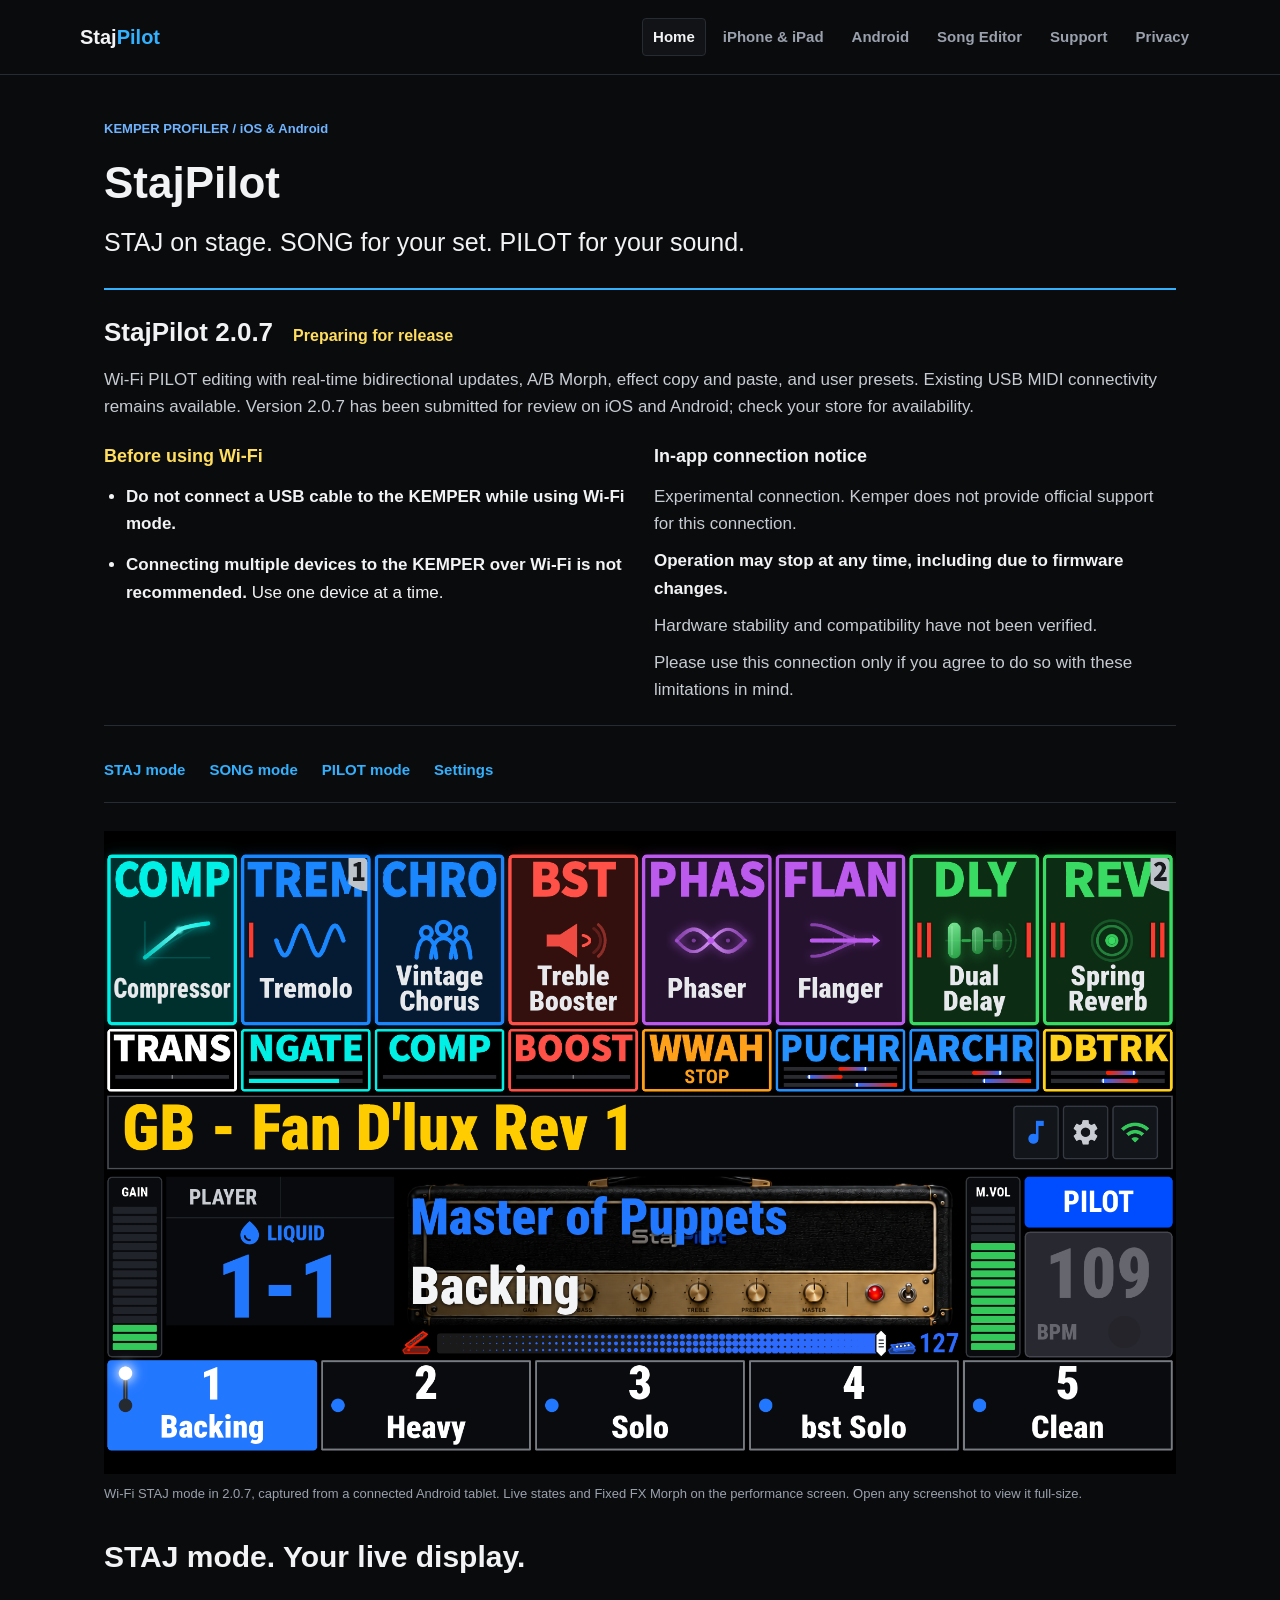
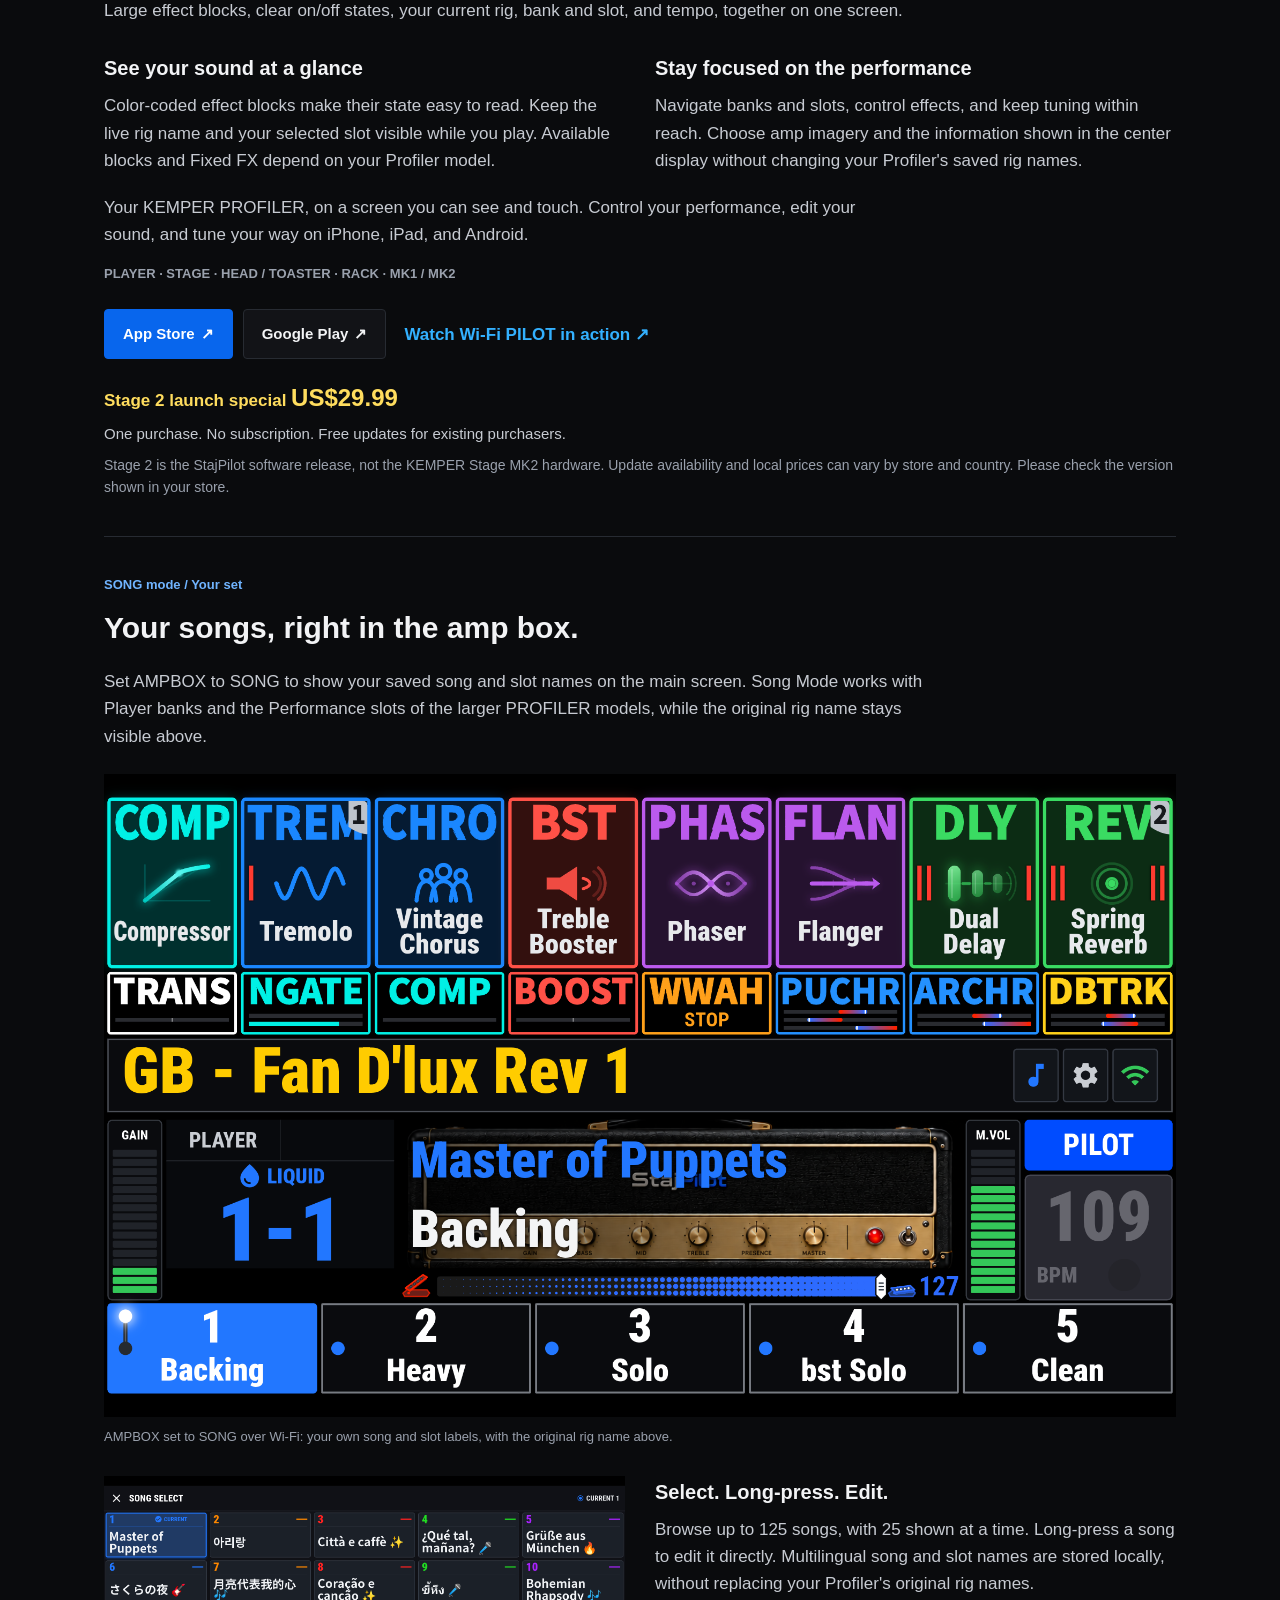
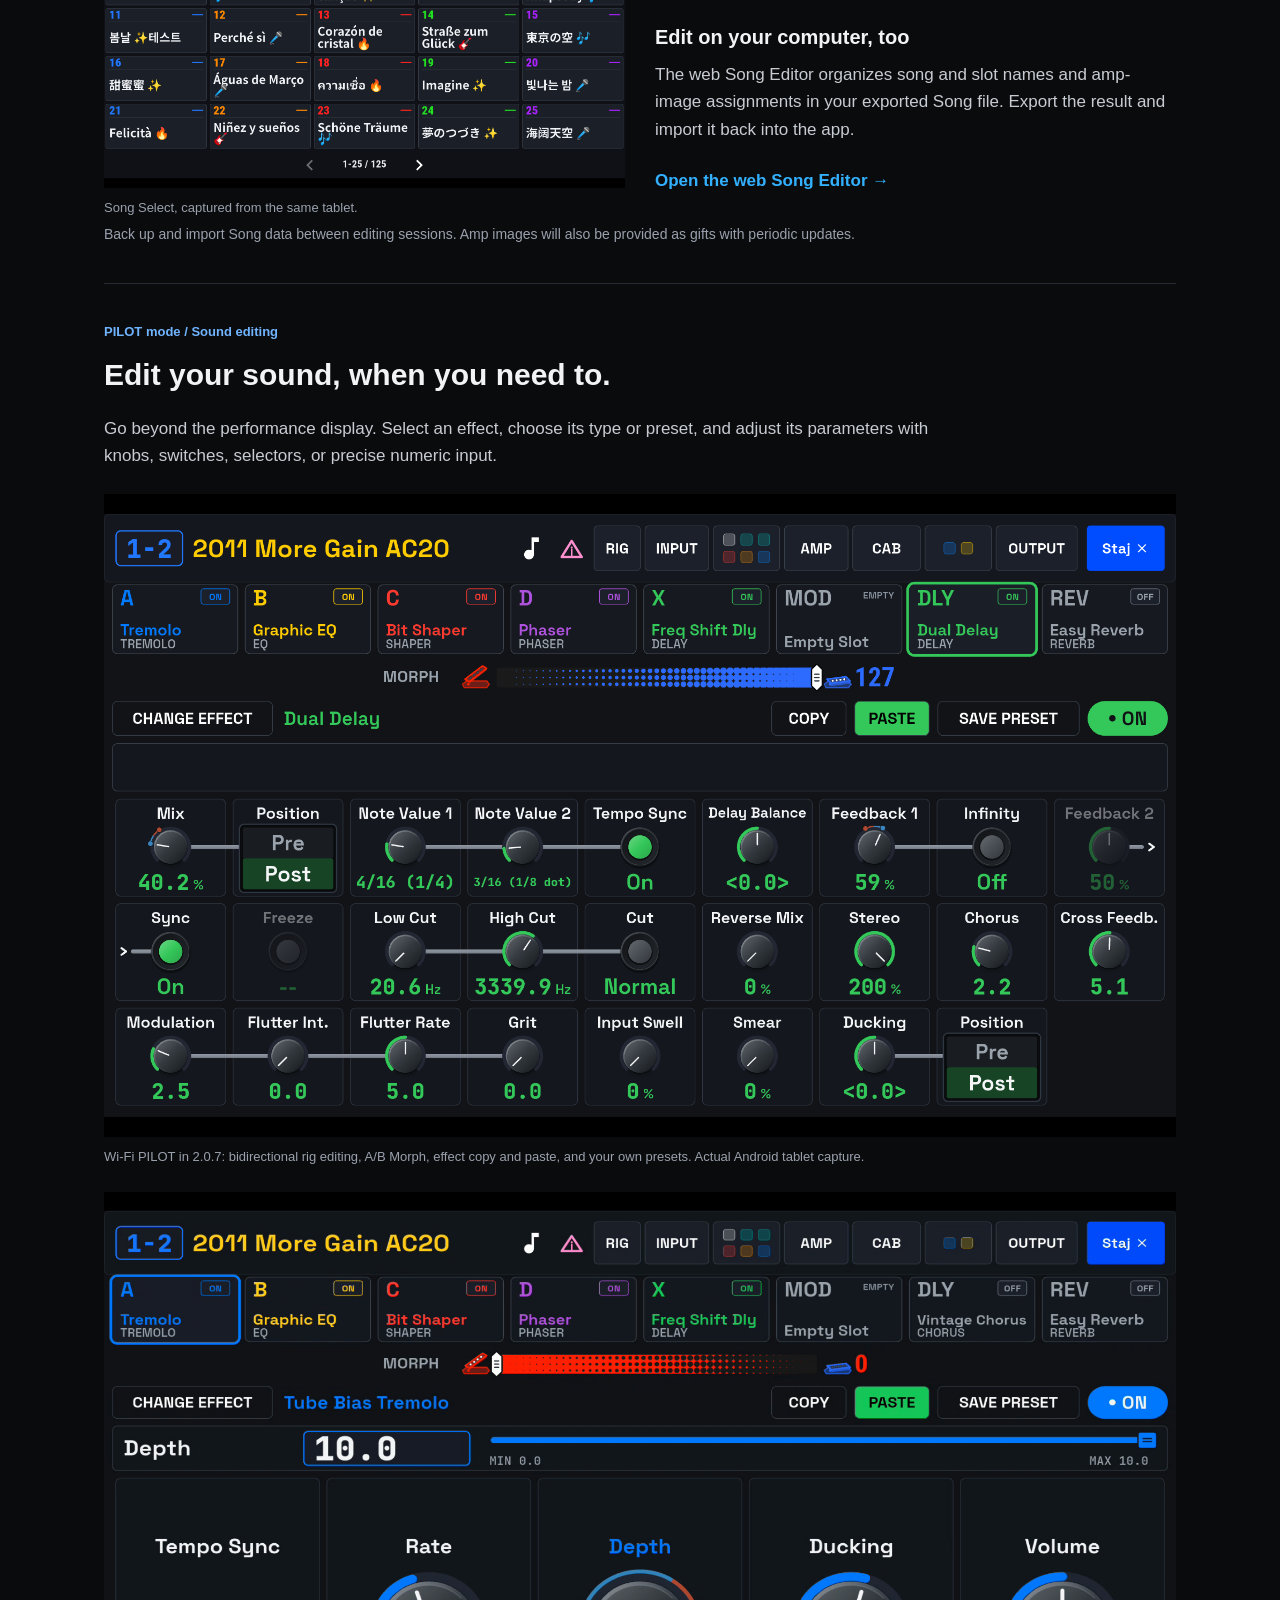
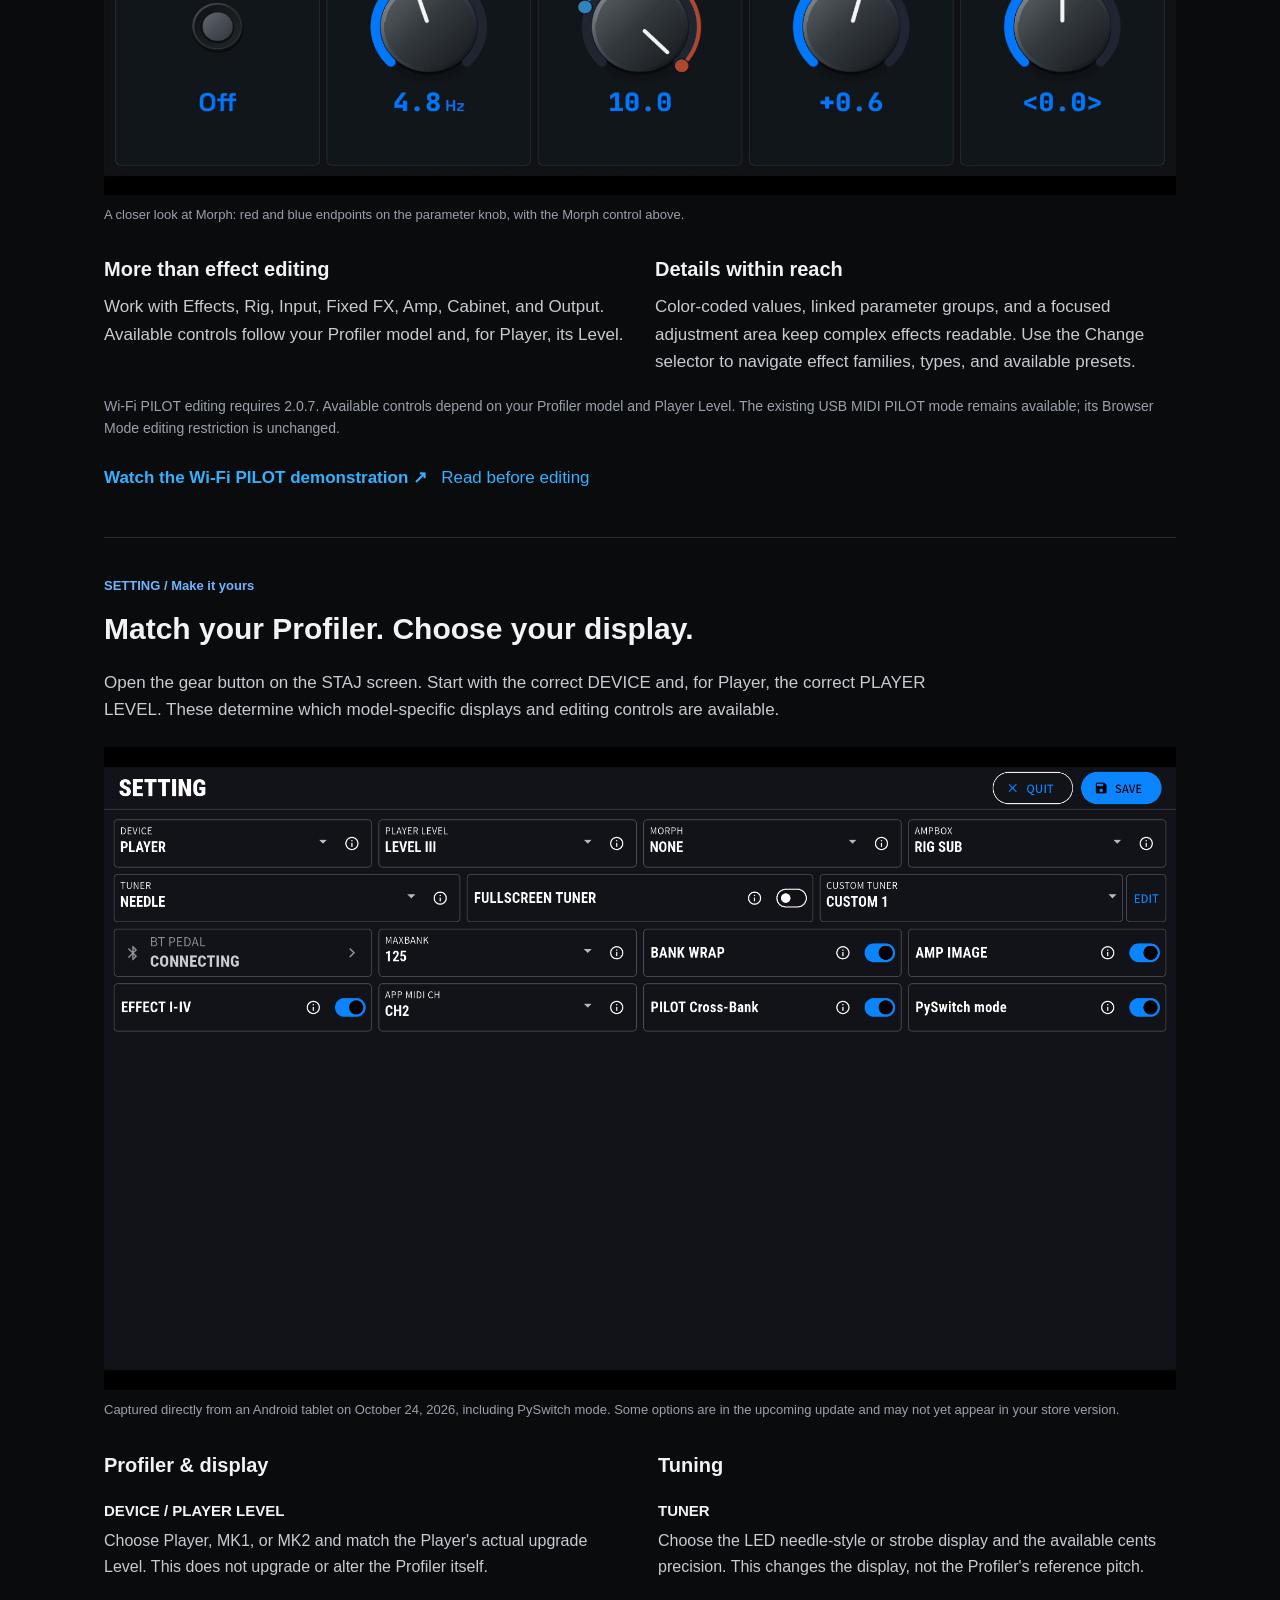
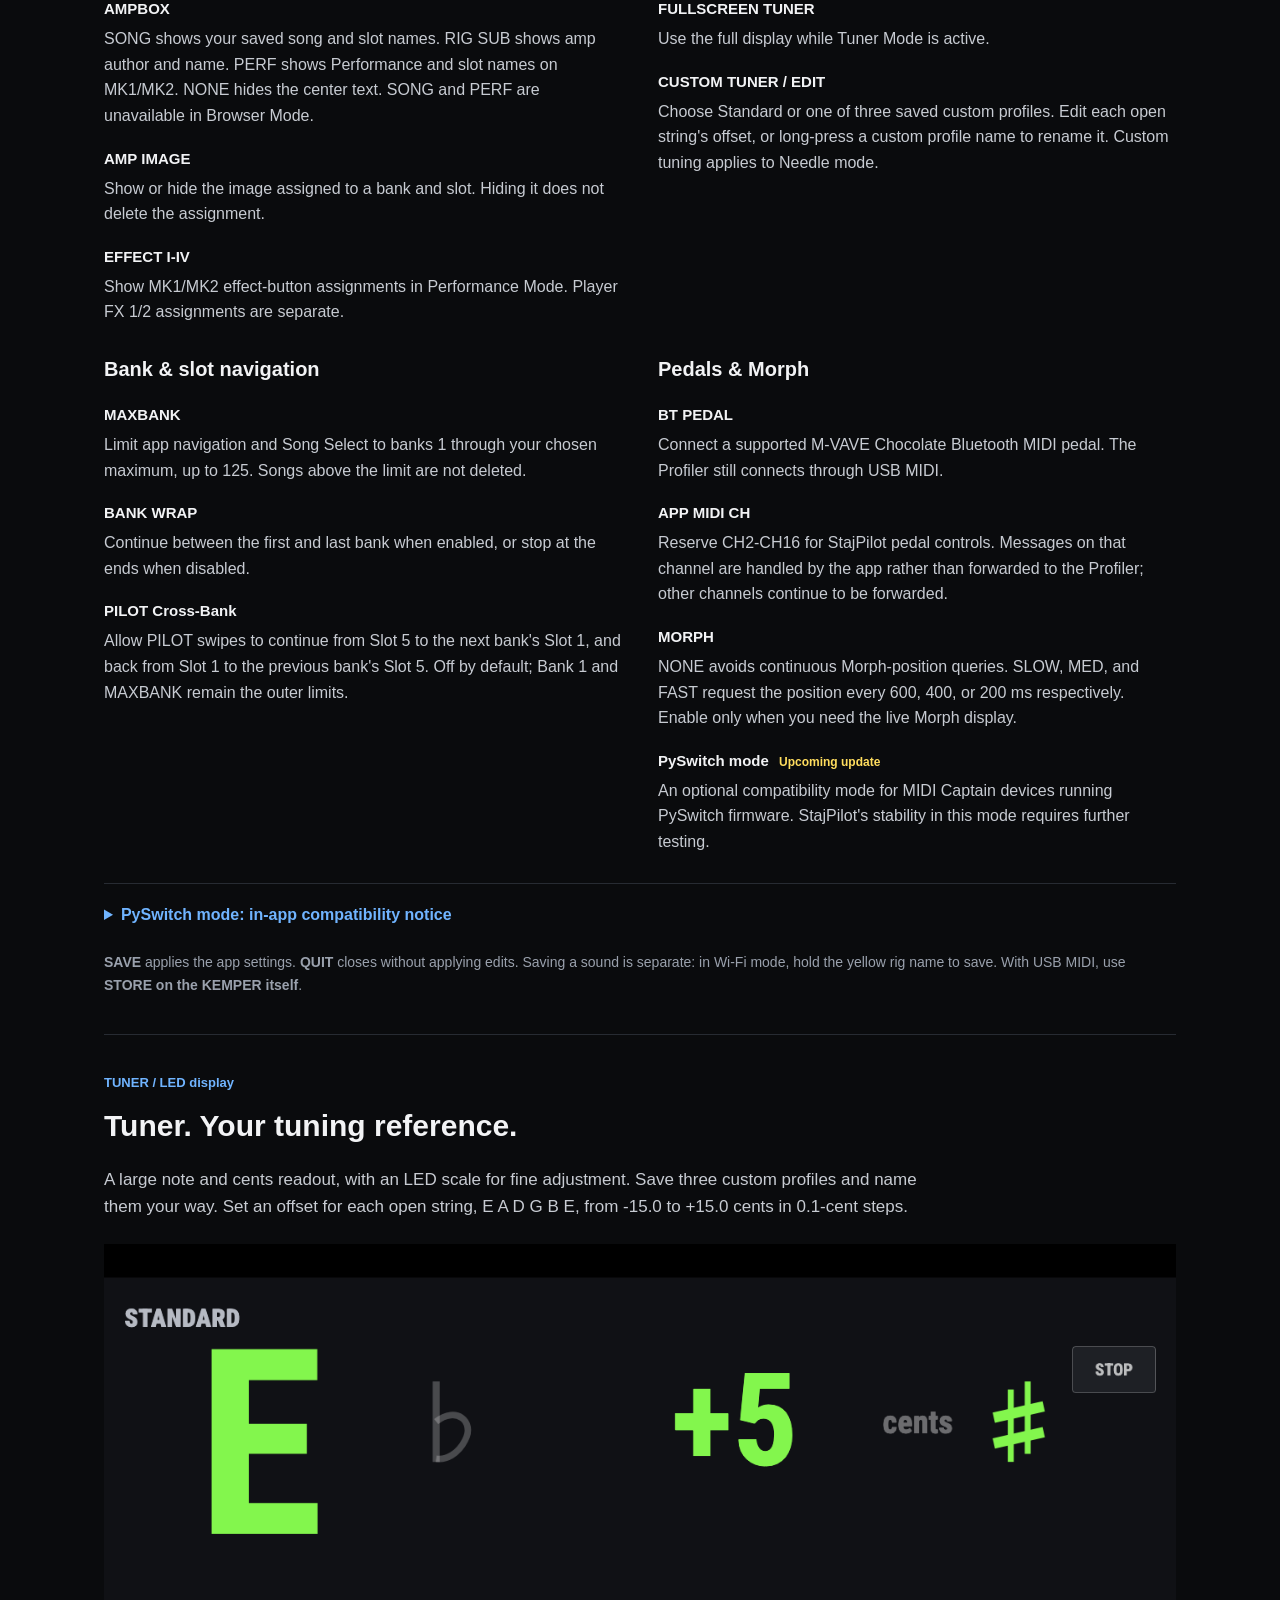
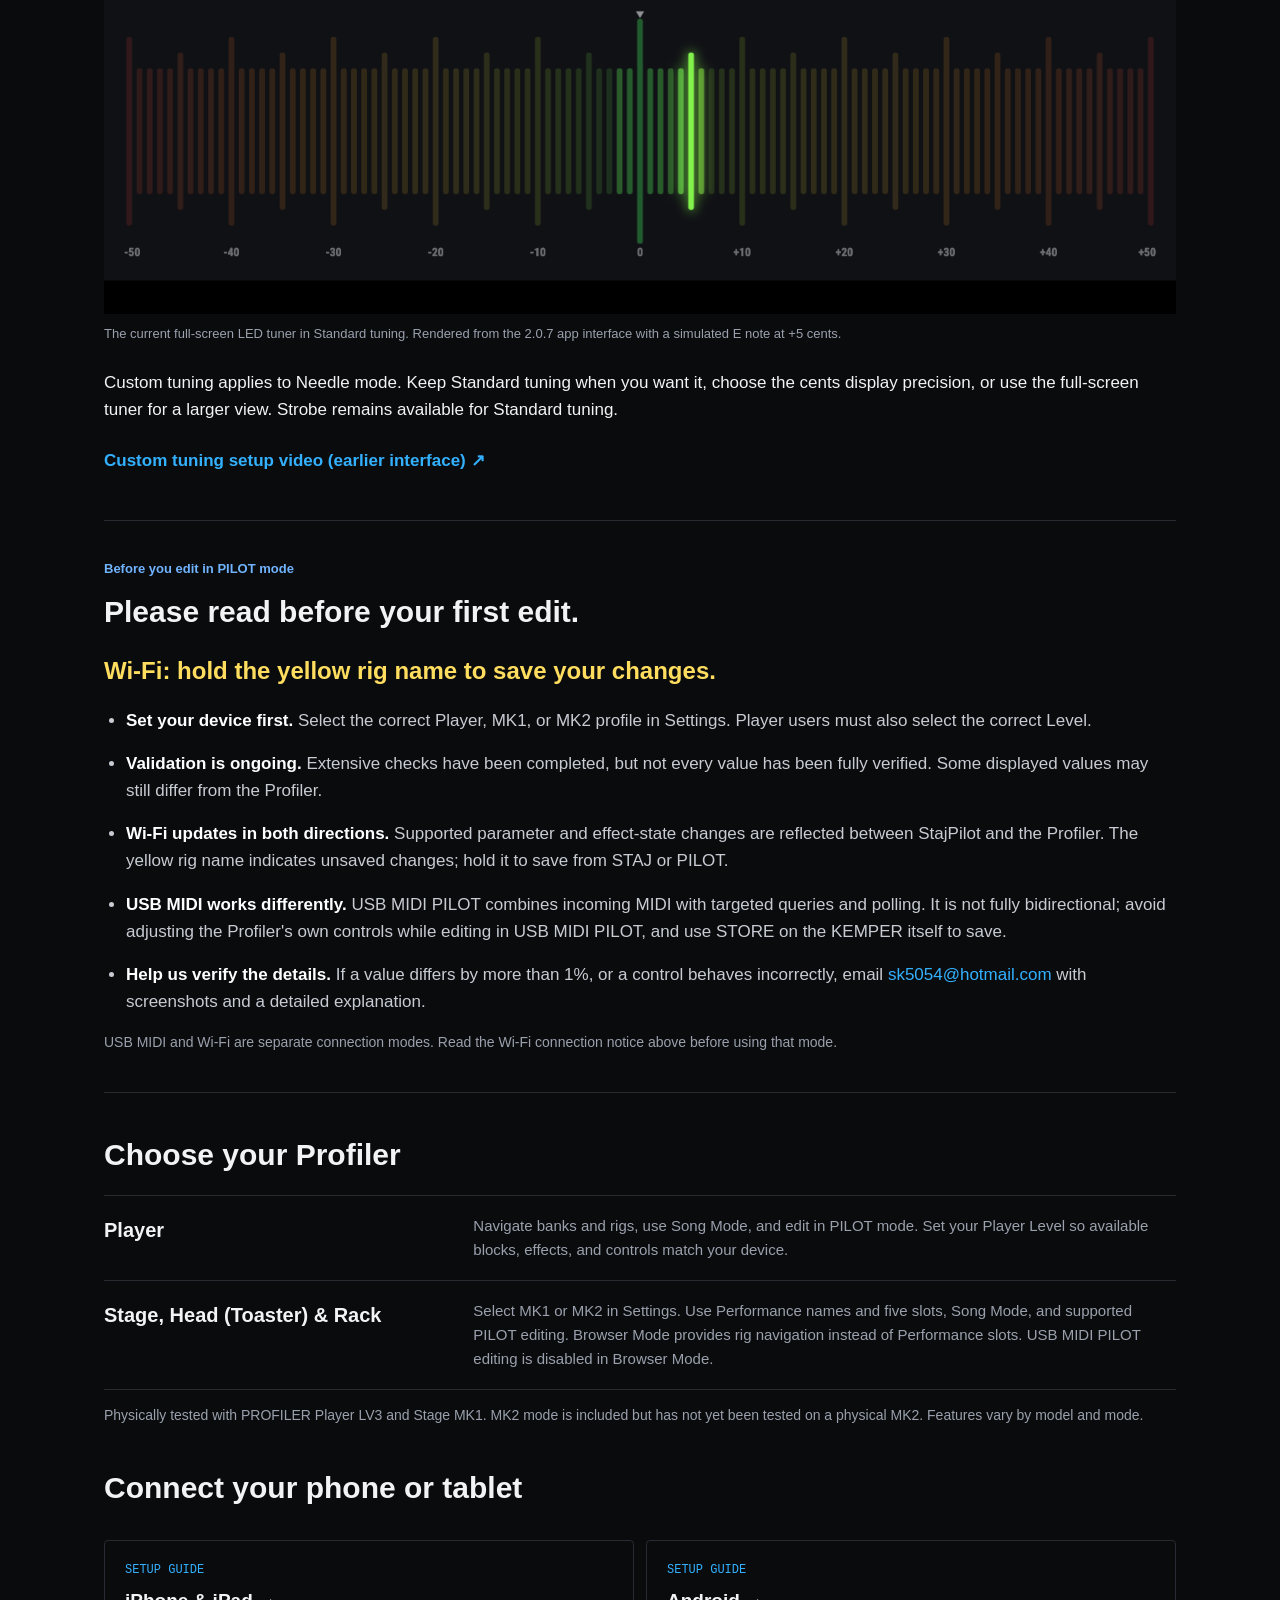
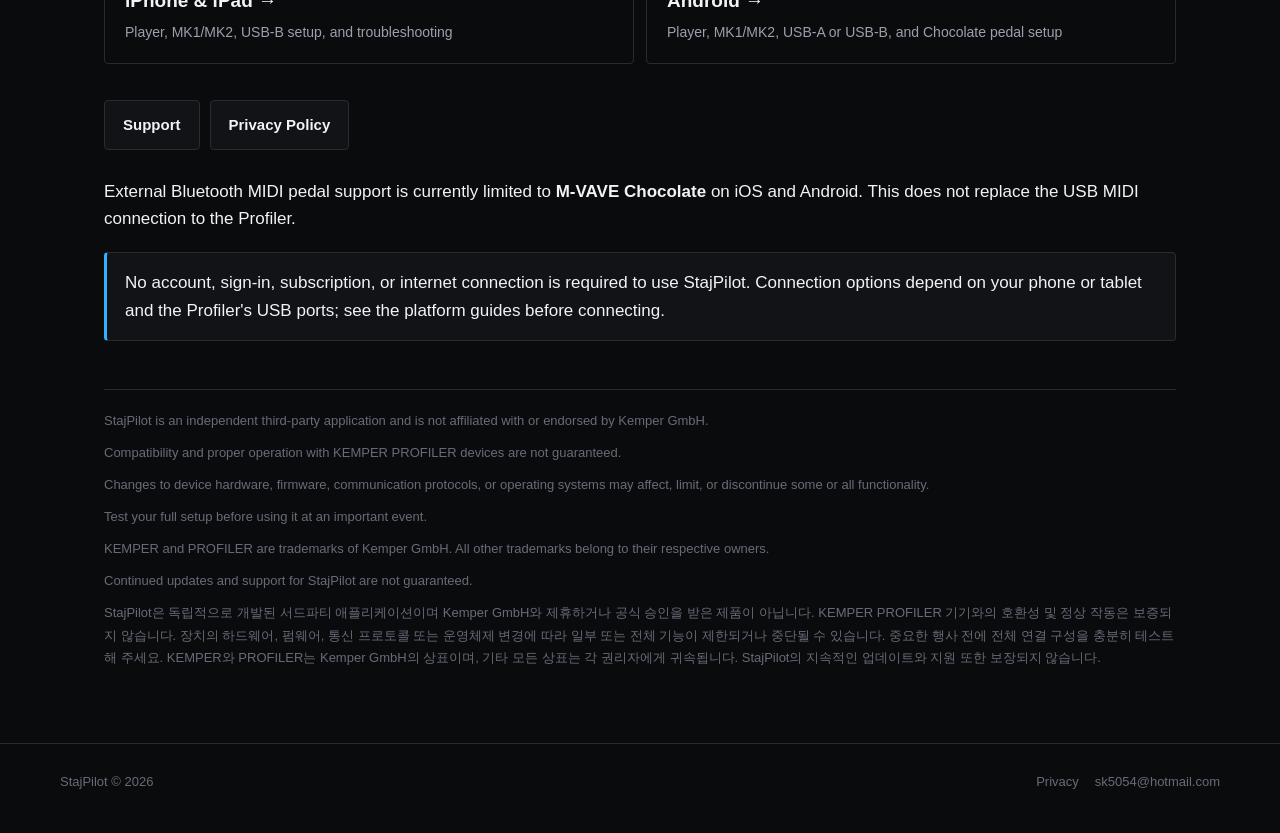
<file: index.html>
<!DOCTYPE html>
<html lang="en">
<head>
<meta charset="UTF-8">
<meta name="viewport" content="width=device-width, initial-scale=1">
<meta name="google-site-verification" content="YdH_ub25WZRiUTM2YloHvjrrwtOp_Md72oKfqL0QidY">
<title>StajPilot | STAJ, SONG &amp; PILOT for KEMPER</title>
<meta name="description" content="Your KEMPER live display first. Discover STAJ mode, personal song and slot names in SONG mode, PILOT editing, Custom Tuner, and app settings on iOS and Android.">
<meta property="og:title" content="StajPilot | STAJ, SONG &amp; PILOT">
<meta property="og:description" content="Explore StajPilot over Wi-Fi and USB MIDI. Preview 2.0.7: bidirectional PILOT editing, A/B Morph, effect copy and paste, and user presets.">
<meta property="og:image" content="https://stajd.github.io/stajpilot/assets/images/wifi-staj-2-0-7.png">
<meta property="og:url" content="https://stajd.github.io/stajpilot/">
<meta property="og:type" content="website">
<link rel="canonical" href="https://stajd.github.io/stajpilot/">
<link rel="stylesheet" href="assets/styles.css">
<link rel="stylesheet" href="assets/home.css?v=update-20261116">
</head>
<body class="home-page">
<a class="skip-link" href="#main">Skip to content</a>

<header class="site-header">
  <div class="header-inner">
    <div class="wordmark">Staj<span class="pilot">Pilot</span></div>
    <nav class="site-nav" aria-label="Primary">
      <a href="index.html" aria-current="page">Home</a>
      <a href="ios/index.html">iPhone &amp; iPad</a>
      <a href="android/index.html">Android</a>
      <a href="editor/index.html">Song Editor</a>
      <a href="support/index.html">Support</a>
      <a href="privacy/index.html">Privacy</a>
    </nav>
  </div>
</header>

<main id="main">
  <section class="intro" id="staj-mode" aria-labelledby="page-title">
    <p class="eyebrow">KEMPER PROFILER / iOS &amp; Android</p>
    <h1 id="page-title">StajPilot</h1>
    <p class="lede">STAJ on stage. SONG for your set. PILOT for your sound.</p>
    <section class="update-notice" id="update-2-0-7" aria-labelledby="update-title">
      <div class="update-heading">
        <h2 id="update-title">StajPilot 2.0.7</h2>
        <p class="update-status">Preparing for release</p>
      </div>
      <p class="update-summary">Wi-Fi PILOT editing with real-time bidirectional updates, A/B Morph, effect copy and paste, and user presets. Existing USB MIDI connectivity remains available. Version 2.0.7 has been submitted for review on iOS and Android; check your store for availability.</p>
      <div class="update-details">
        <div class="wifi-precautions">
          <h3>Before using Wi-Fi</h3>
          <ul>
            <li><strong>Do not connect a USB cable to the KEMPER while using Wi-Fi mode.</strong></li>
            <li><strong>Connecting multiple devices to the KEMPER over Wi-Fi is not recommended.</strong> Use one device at a time.</li>
          </ul>
        </div>
        <div class="wifi-consent">
          <h3>In-app connection notice</h3>
          <p>Experimental connection. Kemper does not provide official support for this connection.</p>
          <p><strong>Operation may stop at any time, including due to firmware changes.</strong></p>
          <p>Hardware stability and compatibility have not been verified.</p>
          <p>Please use this connection only if you agree to do so with these limitations in mind.</p>
        </div>
      </div>
    </section>
    <nav class="mode-nav" aria-label="Explore StajPilot">
      <a href="#staj-mode">STAJ mode</a>
      <a href="#song-mode">SONG mode</a>
      <a href="#pilot">PILOT mode</a>
      <a href="#settings">Settings</a>
    </nav>
    <figure class="product-photo intro-photo">
      <a href="assets/images/wifi-staj-2-0-7.png" target="_blank" rel="noopener" aria-label="Open the full-size Wi-Fi STAJ mode capture"><img src="assets/images/wifi-staj-2-0-7.png" width="2000" height="1200" fetchpriority="high" alt="StajPilot 2.0.7 Wi-Fi STAJ mode with live effect states, Fixed FX Morph ranges, Song labels, gain, main volume and five slots"></a>
      <figcaption>Wi-Fi STAJ mode in 2.0.7, captured from a connected Android tablet. Live states and Fixed FX Morph on the performance screen. Open any screenshot to view it full-size.</figcaption>
    </figure>
    <div class="section-heading"><h2>STAJ mode. Your live display.</h2><p>Large effect blocks, clear on/off states, your current rig, bank and slot, and tempo, together on one screen.</p></div>
    <div class="feature-columns">
      <div><h3>See your sound at a glance</h3><p>Color-coded effect blocks make their state easy to read. Keep the live rig name and your selected slot visible while you play. Available blocks and Fixed FX depend on your Profiler model.</p></div>
      <div><h3>Stay focused on the performance</h3><p>Navigate banks and slots, control effects, and keep tuning within reach. Choose amp imagery and the information shown in the center display without changing your Profiler's saved rig names.</p></div>
    </div>
    <p class="intro-copy">Your KEMPER PROFILER, on a screen you can see and touch. Control your performance, edit your sound, and tune your way on iPhone, iPad, and Android.</p>
    <p class="model-line">PLAYER &middot; STAGE &middot; HEAD / TOASTER &middot; RACK &middot; MK1 / MK2</p>
    <div class="btn-row store-links">
      <a class="btn btn-primary" href="https://apps.apple.com/app/stajpilot/id6813749166">App Store <span aria-hidden="true">&nearr;</span></a>
      <a class="btn" href="https://play.google.com/store/apps/details?id=com.stajpilot.mobile">Google Play <span aria-hidden="true">&nearr;</span></a>
      <a class="text-link" href="https://youtu.be/7rOxPo0fHQs">Watch Wi-Fi PILOT in action <span aria-hidden="true">&nearr;</span></a>
    </div>
    <p class="offer"><strong>Stage 2 launch special <span>US$29.99</span></strong> <span class="offer-detail">One purchase. No subscription. Free updates for existing purchasers.</span></p>
    <p class="release-note">Stage 2 is the StajPilot software release, not the KEMPER Stage MK2 hardware. Update availability and local prices can vary by store and country. Please check the version shown in your store.</p>
  </section>

  <section class="home-section" id="song-mode" aria-labelledby="song-title">
    <div class="section-heading"><p class="eyebrow">SONG mode / Your set</p><h2 id="song-title">Your songs, right in the amp box.</h2><p>Set AMPBOX to SONG to show your saved song and slot names on the main screen. Song Mode works with Player banks and the Performance slots of the larger PROFILER models, while the original rig name stays visible above.</p></div>
    <figure class="product-photo"><a href="assets/images/wifi-staj-2-0-7.png" target="_blank" rel="noopener" aria-label="Open the full-size Wi-Fi SONG display"><img src="assets/images/wifi-staj-2-0-7.png" width="2000" height="1200" loading="lazy" alt="Wi-Fi STAJ mode displaying Master of Puppets and Backing in the amp box, with five named slots"></a><figcaption>AMPBOX set to SONG over Wi-Fi: your own song and slot labels, with the original rig name above.</figcaption></figure>
    <div class="feature-columns song-details">
      <figure class="product-photo"><a href="assets/images/song-select-lenovo-20261023.png" target="_blank" rel="noopener" aria-label="Open the full-size Song Select capture"><img src="assets/images/song-select-lenovo-20261023.png" width="2000" height="1200" loading="lazy" alt="Actual Song Select screen on an Android tablet, showing 25 songs with multilingual names and the current song highlighted"></a><figcaption>Song Select, captured from the same tablet.</figcaption></figure>
      <div><h3>Select. Long-press. Edit.</h3><p>Browse up to 125 songs, with 25 shown at a time. Long-press a song to edit it directly. Multilingual song and slot names are stored locally, without replacing your Profiler's original rig names.</p><h3>Edit on your computer, too</h3><p>The web Song Editor organizes song and slot names and amp-image assignments in your exported Song file. Export the result and import it back into the app.</p><a class="text-link" href="editor/index.html">Open the web Song Editor <span aria-hidden="true">&rarr;</span></a></div>
    </div>
    <p class="inline-note">Back up and import Song data between editing sessions. Amp images will also be provided as gifts with periodic updates.</p>
  </section>

  <section class="home-section" id="pilot" aria-labelledby="pilot-title">
    <div class="section-heading"><p class="eyebrow">PILOT mode / Sound editing</p><h2 id="pilot-title">Edit your sound, when you need to.</h2><p>Go beyond the performance display. Select an effect, choose its type or preset, and adjust its parameters with knobs, switches, selectors, or precise numeric input.</p></div>
    <figure class="product-photo"><a href="assets/images/wifi-pilot-2-0-7.png" target="_blank" rel="noopener" aria-label="Open the full-size Wi-Fi PILOT editor capture"><img src="assets/images/wifi-pilot-2-0-7.png" width="2000" height="1200" loading="lazy" alt="Wi-Fi PILOT editing Dual Delay with three rows of controls, A/B Morph endpoints, Copy, Paste and Save Preset"></a><figcaption>Wi-Fi PILOT in 2.0.7: bidirectional rig editing, A/B Morph, effect copy and paste, and your own presets. Actual Android tablet capture.</figcaption></figure>
    <figure class="product-photo"><a href="assets/images/wifi-morph-2-0-7.png" target="_blank" rel="noopener" aria-label="Open the full-size Wi-Fi Morph editing capture"><img src="assets/images/wifi-morph-2-0-7.png" width="1920" height="1080" loading="lazy" alt="Wi-Fi PILOT editing Tube Bias Tremolo with large knobs, red and blue Morph endpoints, and a focused Depth control"></a><figcaption>A closer look at Morph: red and blue endpoints on the parameter knob, with the Morph control above.</figcaption></figure>
    <div class="feature-columns">
      <div><h3>More than effect editing</h3><p>Work with Effects, Rig, Input, Fixed FX, Amp, Cabinet, and Output. Available controls follow your Profiler model and, for Player, its Level.</p></div>
      <div><h3>Details within reach</h3><p>Color-coded values, linked parameter groups, and a focused adjustment area keep complex effects readable. Use the Change selector to navigate effect families, types, and available presets.</p></div>
    </div>
    <p class="inline-note">Wi-Fi PILOT editing requires 2.0.7. Available controls depend on your Profiler model and Player Level. The existing USB MIDI PILOT mode remains available; its Browser Mode editing restriction is unchanged.</p>
    <p><a class="text-link" href="https://youtu.be/7rOxPo0fHQs">Watch the Wi-Fi PILOT demonstration <span aria-hidden="true">&nearr;</span></a> &nbsp; <a href="#before-editing">Read before editing</a></p>
  </section>

  <section class="home-section" id="settings" aria-labelledby="settings-title">
    <div class="section-heading"><p class="eyebrow">SETTING / Make it yours</p><h2 id="settings-title">Match your Profiler. Choose your display.</h2><p>Open the gear button on the STAJ screen. Start with the correct DEVICE and, for Player, the correct PLAYER LEVEL. These determine which model-specific displays and editing controls are available.</p></div>
    <figure class="product-photo"><a href="assets/images/settings-lenovo-20261024.png" target="_blank" rel="noopener" aria-label="Open the full-size app Settings capture"><img src="assets/images/settings-lenovo-20261024.png" width="2000" height="1200" loading="lazy" alt="The current StajPilot SETTING screen captured from an Android tablet, including the optional PySwitch compatibility mode"></a><figcaption>Captured directly from an Android tablet on October 24, 2026, including PySwitch mode. Some options are in the upcoming update and may not yet appear in your store version.</figcaption></figure>
    <div class="settings-guide">
      <div><h3>Profiler &amp; display</h3><dl>
        <dt>DEVICE / PLAYER LEVEL</dt><dd>Choose Player, MK1, or MK2 and match the Player's actual upgrade Level. This does not upgrade or alter the Profiler itself.</dd>
        <dt>AMPBOX</dt><dd>SONG shows your saved song and slot names. RIG SUB shows amp author and name. PERF shows Performance and slot names on MK1/MK2. NONE hides the center text. SONG and PERF are unavailable in Browser Mode.</dd>
        <dt>AMP IMAGE</dt><dd>Show or hide the image assigned to a bank and slot. Hiding it does not delete the assignment.</dd>
        <dt>EFFECT I-IV</dt><dd>Show MK1/MK2 effect-button assignments in Performance Mode. Player FX 1/2 assignments are separate.</dd>
      </dl></div>
      <div><h3>Tuning</h3><dl>
        <dt>TUNER</dt><dd>Choose the LED needle-style or strobe display and the available cents precision. This changes the display, not the Profiler's reference pitch.</dd>
        <dt>FULLSCREEN TUNER</dt><dd>Use the full display while Tuner Mode is active.</dd>
        <dt>CUSTOM TUNER / EDIT</dt><dd>Choose Standard or one of three saved custom profiles. Edit each open string's offset, or long-press a custom profile name to rename it. Custom tuning applies to Needle mode.</dd>
      </dl></div>
      <div><h3>Bank &amp; slot navigation</h3><dl>
        <dt>MAXBANK</dt><dd>Limit app navigation and Song Select to banks 1 through your chosen maximum, up to 125. Songs above the limit are not deleted.</dd>
        <dt>BANK WRAP</dt><dd>Continue between the first and last bank when enabled, or stop at the ends when disabled.</dd>
        <dt>PILOT Cross-Bank</dt><dd>Allow PILOT swipes to continue from Slot 5 to the next bank's Slot 1, and back from Slot 1 to the previous bank's Slot 5. Off by default; Bank 1 and MAXBANK remain the outer limits.</dd>
      </dl></div>
      <div><h3>Pedals &amp; Morph</h3><dl>
        <dt>BT PEDAL</dt><dd>Connect a supported M-VAVE Chocolate Bluetooth MIDI pedal. The Profiler still connects through USB MIDI.</dd>
        <dt>APP MIDI CH</dt><dd>Reserve CH2-CH16 for StajPilot pedal controls. Messages on that channel are handled by the app rather than forwarded to the Profiler; other channels continue to be forwarded.</dd>
        <dt>MORPH</dt><dd>NONE avoids continuous Morph-position queries. SLOW, MED, and FAST request the position every 600, 400, or 200 ms respectively. Enable only when you need the live Morph display.</dd>
        <dt>PySwitch mode <span class="next-update">Upcoming update</span></dt><dd>An optional compatibility mode for MIDI Captain devices running PySwitch firmware. StajPilot's stability in this mode requires further testing.</dd>
      </dl></div>
    </div>
    <details class="compatibility-note" id="pyswitch-compatibility">
      <summary>PySwitch mode: in-app compatibility notice</summary>
      <figure class="product-photo"><a href="assets/images/pyswitch-mode-help-lenovo-20261024.png" target="_blank" rel="noopener" aria-label="Open the full-size PySwitch compatibility notice"><img src="assets/images/pyswitch-mode-help-lenovo-20261024.png" width="2000" height="1200" loading="lazy" alt="The StajPilot PySwitch mode information dialog, explaining MIDI Captain compatibility and the need for further stability testing"></a><figcaption>The app's information button explains this optional compatibility setting. Actual Android tablet capture; stability testing is ongoing.</figcaption></figure>
    </details>
    <p class="inline-note"><strong>SAVE</strong> applies the app settings. <strong>QUIT</strong> closes without applying edits. Saving a sound is separate: in Wi-Fi mode, hold the yellow rig name to save. With USB MIDI, use <strong>STORE on the KEMPER itself</strong>.</p>
  </section>

  <section class="home-section" id="custom-tuner" aria-labelledby="tuner-title">
    <div class="section-heading"><p class="eyebrow">TUNER / LED display</p><h2 id="tuner-title">Tuner. Your tuning reference.</h2><p>A large note and cents readout, with an LED scale for fine adjustment. Save three custom profiles and name them your way. Set an offset for each open string, E A D G B E, from -15.0 to +15.0 cents in 0.1-cent steps.</p></div>
    <figure class="product-photo"><a href="assets/images/wifi-tuner-led-2-0-7.png" target="_blank" rel="noopener" aria-label="Open the current LED tuner demonstration"><img src="assets/images/wifi-tuner-led-2-0-7.png" width="1280" height="800" loading="lazy" alt="Current full-screen LED tuner showing E, plus 5 cents, and an illuminated marker on the minus 50 to plus 50 cents scale"></a><figcaption>The current full-screen LED tuner in Standard tuning. Rendered from the 2.0.7 app interface with a simulated E note at +5 cents.</figcaption></figure>
    <p>Custom tuning applies to Needle mode. Keep Standard tuning when you want it, choose the cents display precision, or use the full-screen tuner for a larger view. Strobe remains available for Standard tuning.</p>
    <a class="text-link" href="https://youtu.be/xiZDq2frCgY">Custom tuning setup video (earlier interface) <span aria-hidden="true">&nearr;</span></a>
  </section>

  <section class="home-section" id="before-editing" aria-labelledby="editing-title">
    <div class="section-heading"><p class="eyebrow">Before you edit in PILOT mode</p><h2 id="editing-title">Please read before your first edit.</h2></div>
    <p class="save-warning">Wi-Fi: hold the yellow rig name to save your changes.</p>
    <ul class="editing-notes">
      <li><strong>Set your device first.</strong> Select the correct Player, MK1, or MK2 profile in Settings. Player users must also select the correct Level.</li>
      <li><strong>Validation is ongoing.</strong> Extensive checks have been completed, but not every value has been fully verified. Some displayed values may still differ from the Profiler.</li>
      <li><strong>Wi-Fi updates in both directions.</strong> Supported parameter and effect-state changes are reflected between StajPilot and the Profiler. The yellow rig name indicates unsaved changes; hold it to save from STAJ or PILOT.</li>
      <li><strong>USB MIDI works differently.</strong> USB MIDI PILOT combines incoming MIDI with targeted queries and polling. It is not fully bidirectional; avoid adjusting the Profiler's own controls while editing in USB MIDI PILOT, and use STORE on the KEMPER itself to save.</li>
      <li><strong>Help us verify the details.</strong> If a value differs by more than 1%, or a control behaves incorrectly, email <a href="mailto:sk5054@hotmail.com">sk5054@hotmail.com</a> with screenshots and a detailed explanation.</li>
    </ul>
    <p class="inline-note">USB MIDI and Wi-Fi are separate connection modes. Read the Wi-Fi connection notice above before using that mode.</p>
  </section>

  <section class="home-section" aria-labelledby="profiler-title">
  <h2 id="profiler-title">Choose your Profiler</h2>
  <div class="model-list">
    <div><h3>Player</h3><p>Navigate banks and rigs, use Song Mode, and edit in PILOT mode. Set your Player Level so available blocks, effects, and controls match your device.</p></div>
    <div><h3>Stage, Head (Toaster) &amp; Rack</h3><p>Select MK1 or MK2 in Settings. Use Performance names and five slots, Song Mode, and supported PILOT editing. Browser Mode provides rig navigation instead of Performance slots. USB MIDI PILOT editing is disabled in Browser Mode.</p></div>
  </div>
  <p class="model-note">Physically tested with PROFILER Player LV3 and Stage MK1. MK2 mode is included but has not yet been tested on a physical MK2. Features vary by model and mode.</p>

  <h2>Connect your phone or tablet</h2>

  <div class="platform-grid">
    <a class="platform-card" href="ios/index.html">
      <span class="plat-eyebrow">Setup guide</span>
      <span class="plat-title">iPhone &amp; iPad →</span>
      <span class="plat-sub">Player, MK1/MK2, USB-B setup, and troubleshooting</span>
    </a>
    <a class="platform-card" href="android/index.html">
      <span class="plat-eyebrow">Setup guide</span>
      <span class="plat-title">Android →</span>
      <span class="plat-sub">Player, MK1/MK2, USB-A or USB-B, and Chocolate pedal setup</span>
    </a>
  </div>

  <div class="btn-row">
    <a class="btn" href="support/index.html">Support</a>
    <a class="btn" href="privacy/index.html">Privacy Policy</a>
  </div>

  <p>External Bluetooth MIDI pedal support is currently limited to <strong>M-VAVE Chocolate</strong> on iOS and Android. This does not replace the USB MIDI connection to the Profiler.</p>
  <div class="notice">
    <p>No account, sign-in, subscription, or internet connection is required to use StajPilot. Connection options depend on your phone or tablet and the Profiler's USB ports; see the platform guides before connecting.</p>
  </div>
  </section>

  <div class="legal">
    <p>StajPilot is an independent third-party application and is not affiliated with or endorsed by Kemper GmbH.</p>
    <p>Compatibility and proper operation with KEMPER PROFILER devices are not guaranteed.</p>
    <p>Changes to device hardware, firmware, communication protocols, or operating systems may affect, limit, or discontinue some or all functionality.</p>
    <p>Test your full setup before using it at an important event.</p>
    <p>KEMPER and PROFILER are trademarks of Kemper GmbH. All other trademarks belong to their respective owners.</p>
    <p>Continued updates and support for StajPilot are not guaranteed.</p>
    <p lang="ko">StajPilot은 독립적으로 개발된 서드파티 애플리케이션이며 Kemper GmbH와 제휴하거나 공식 승인을 받은 제품이 아닙니다. KEMPER PROFILER 기기와의 호환성 및 정상 작동은 보증되지 않습니다. 장치의 하드웨어, 펌웨어, 통신 프로토콜 또는 운영체제 변경에 따라 일부 또는 전체 기능이 제한되거나 중단될 수 있습니다. 중요한 행사 전에 전체 연결 구성을 충분히 테스트해 주세요. KEMPER와 PROFILER는 Kemper GmbH의 상표이며, 기타 모든 상표는 각 권리자에게 귀속됩니다. StajPilot의 지속적인 업데이트와 지원 또한 보장되지 않습니다.</p>
  </div>
</main>

<footer class="site-footer">
  <div class="footer-inner">
    <div>StajPilot &copy; 2026</div>
    <div class="footer-links">
      <a href="privacy/index.html">Privacy</a>
      <a href="mailto:sk5054@hotmail.com">sk5054@hotmail.com</a>
    </div>
  </div>
</footer>

</body>
</html>
</file>
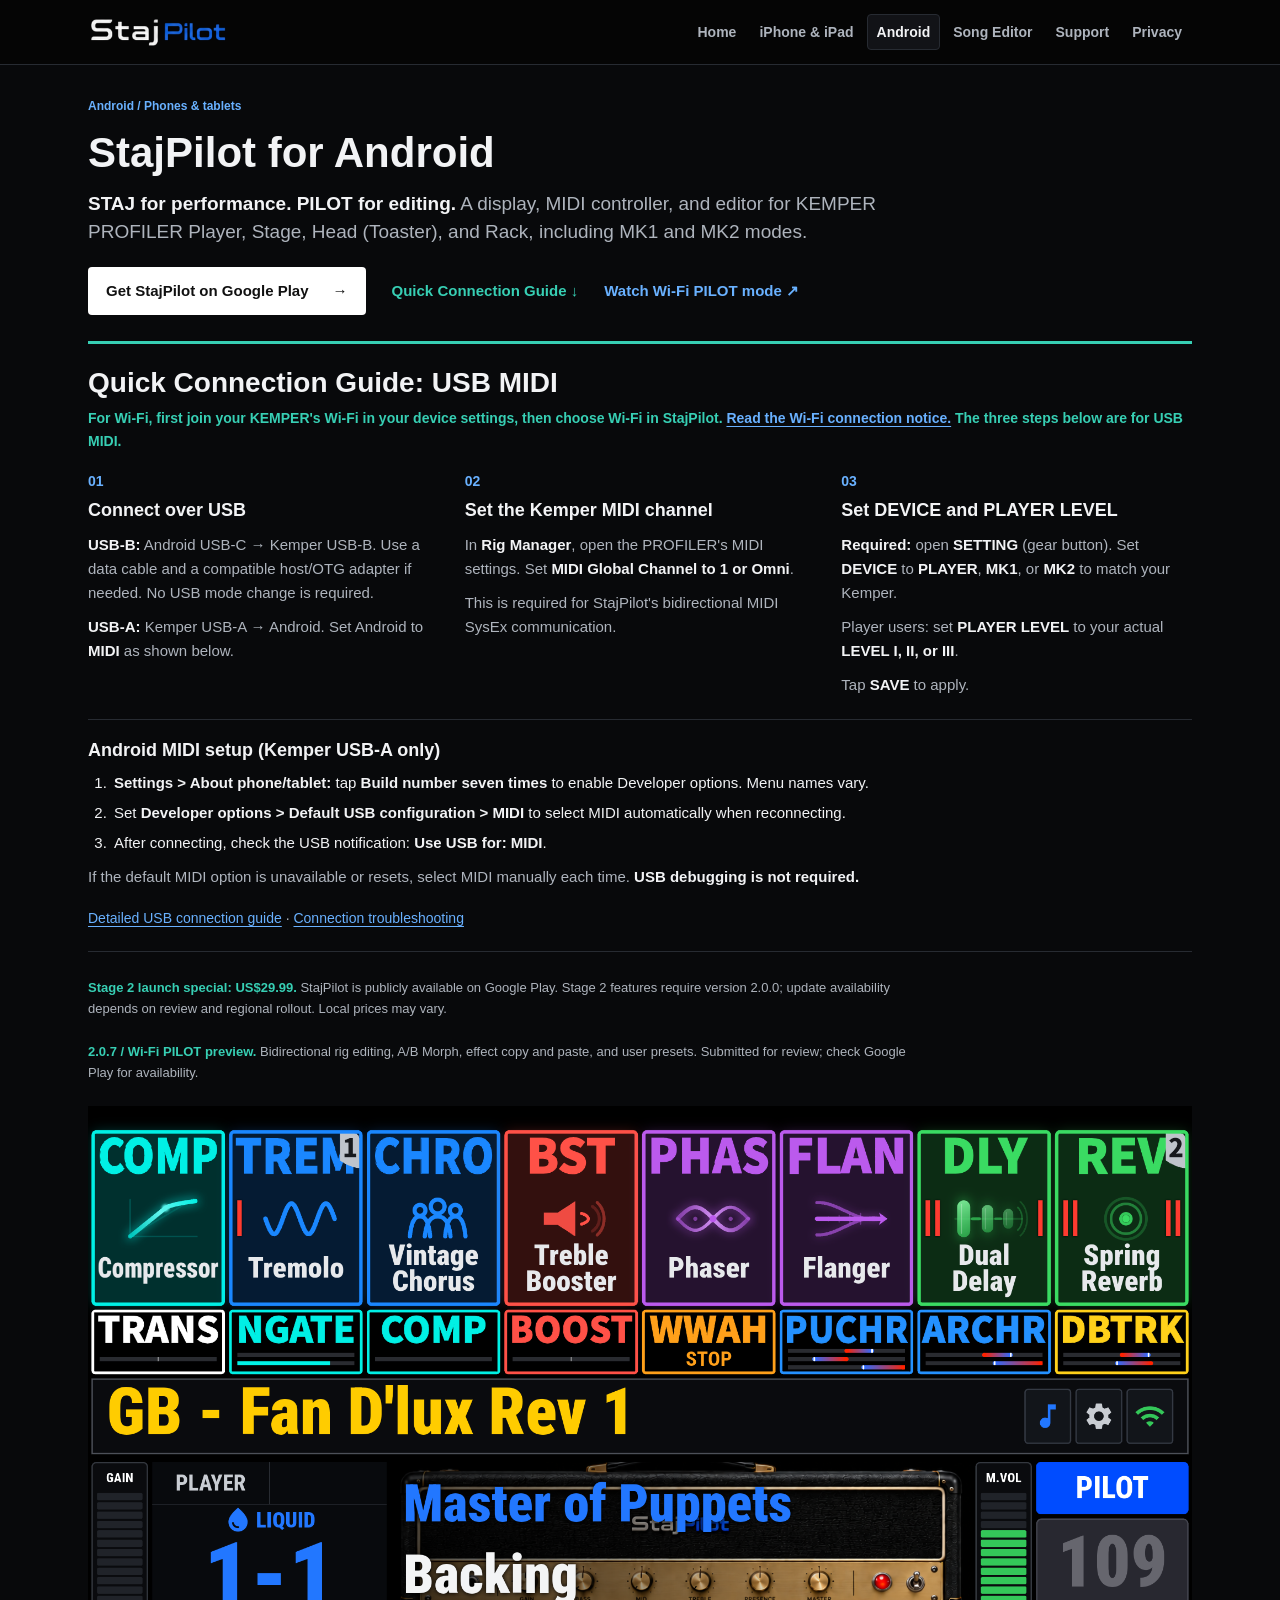
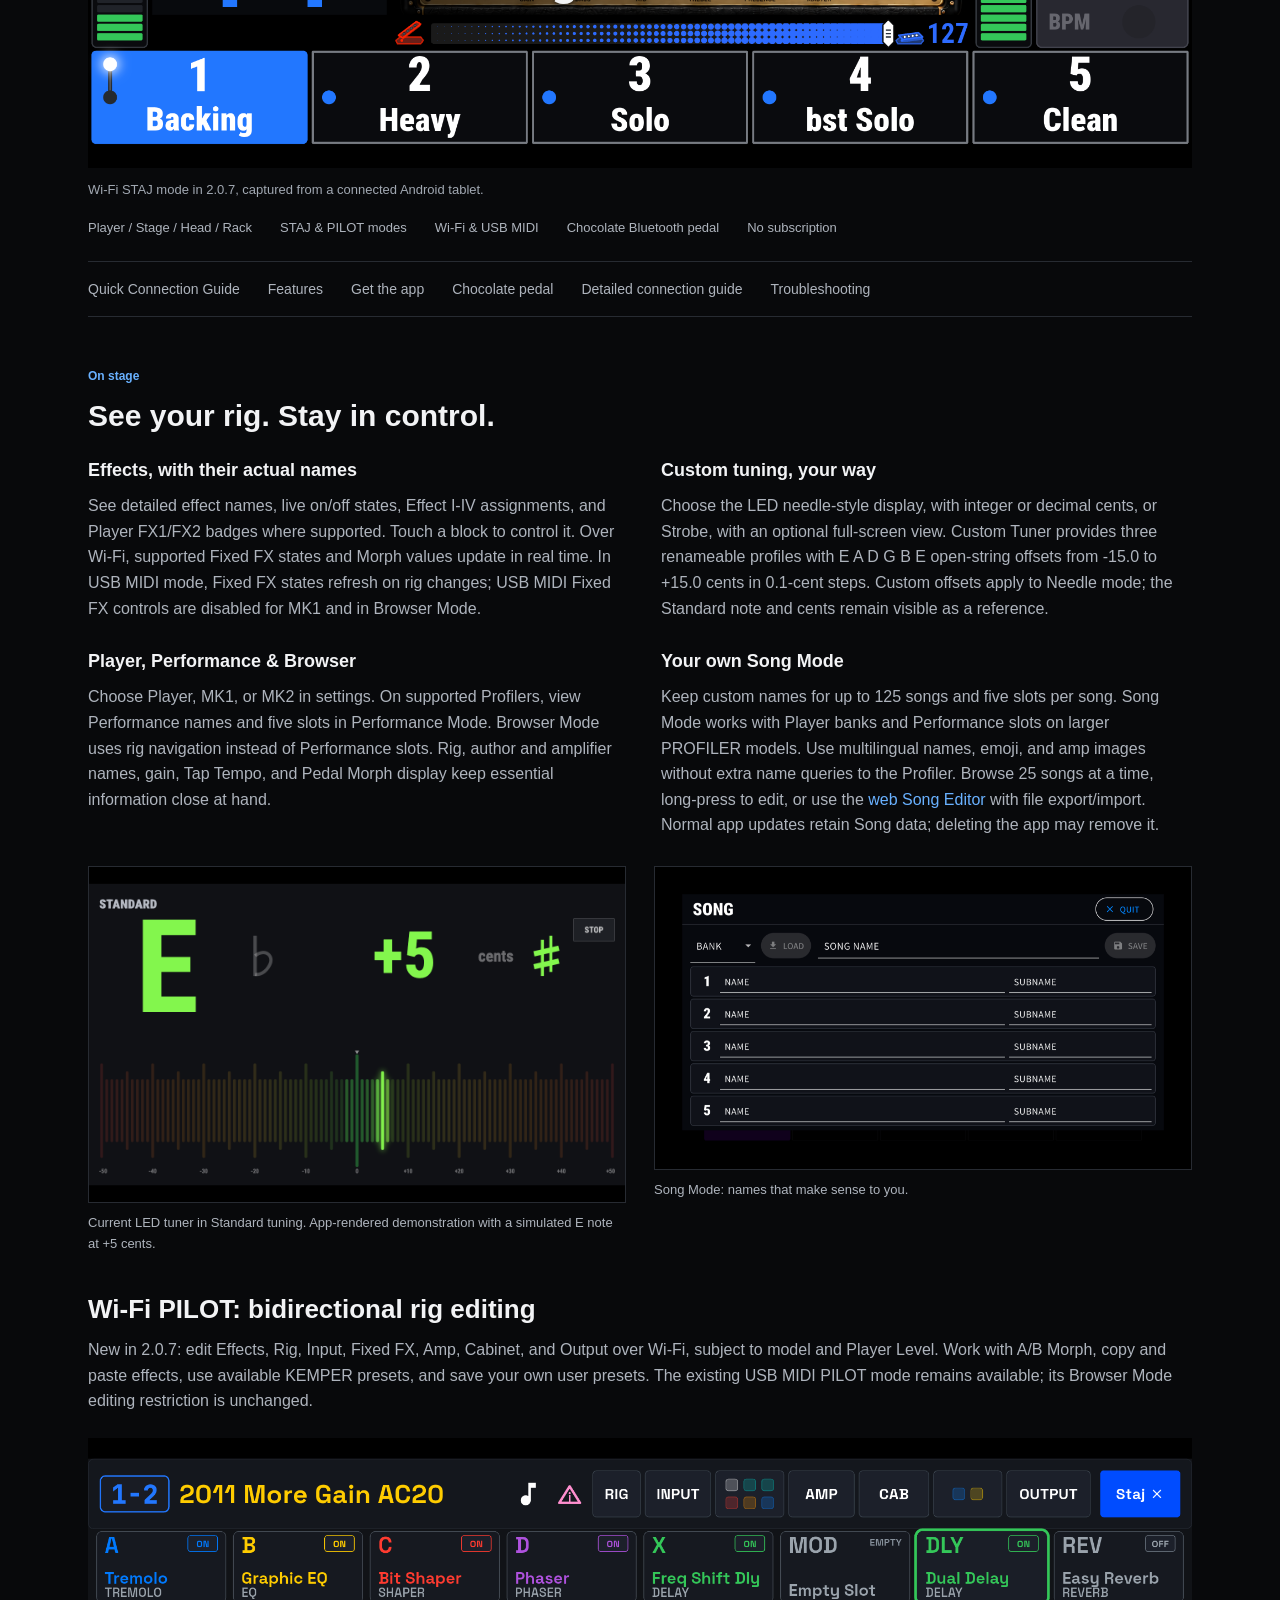
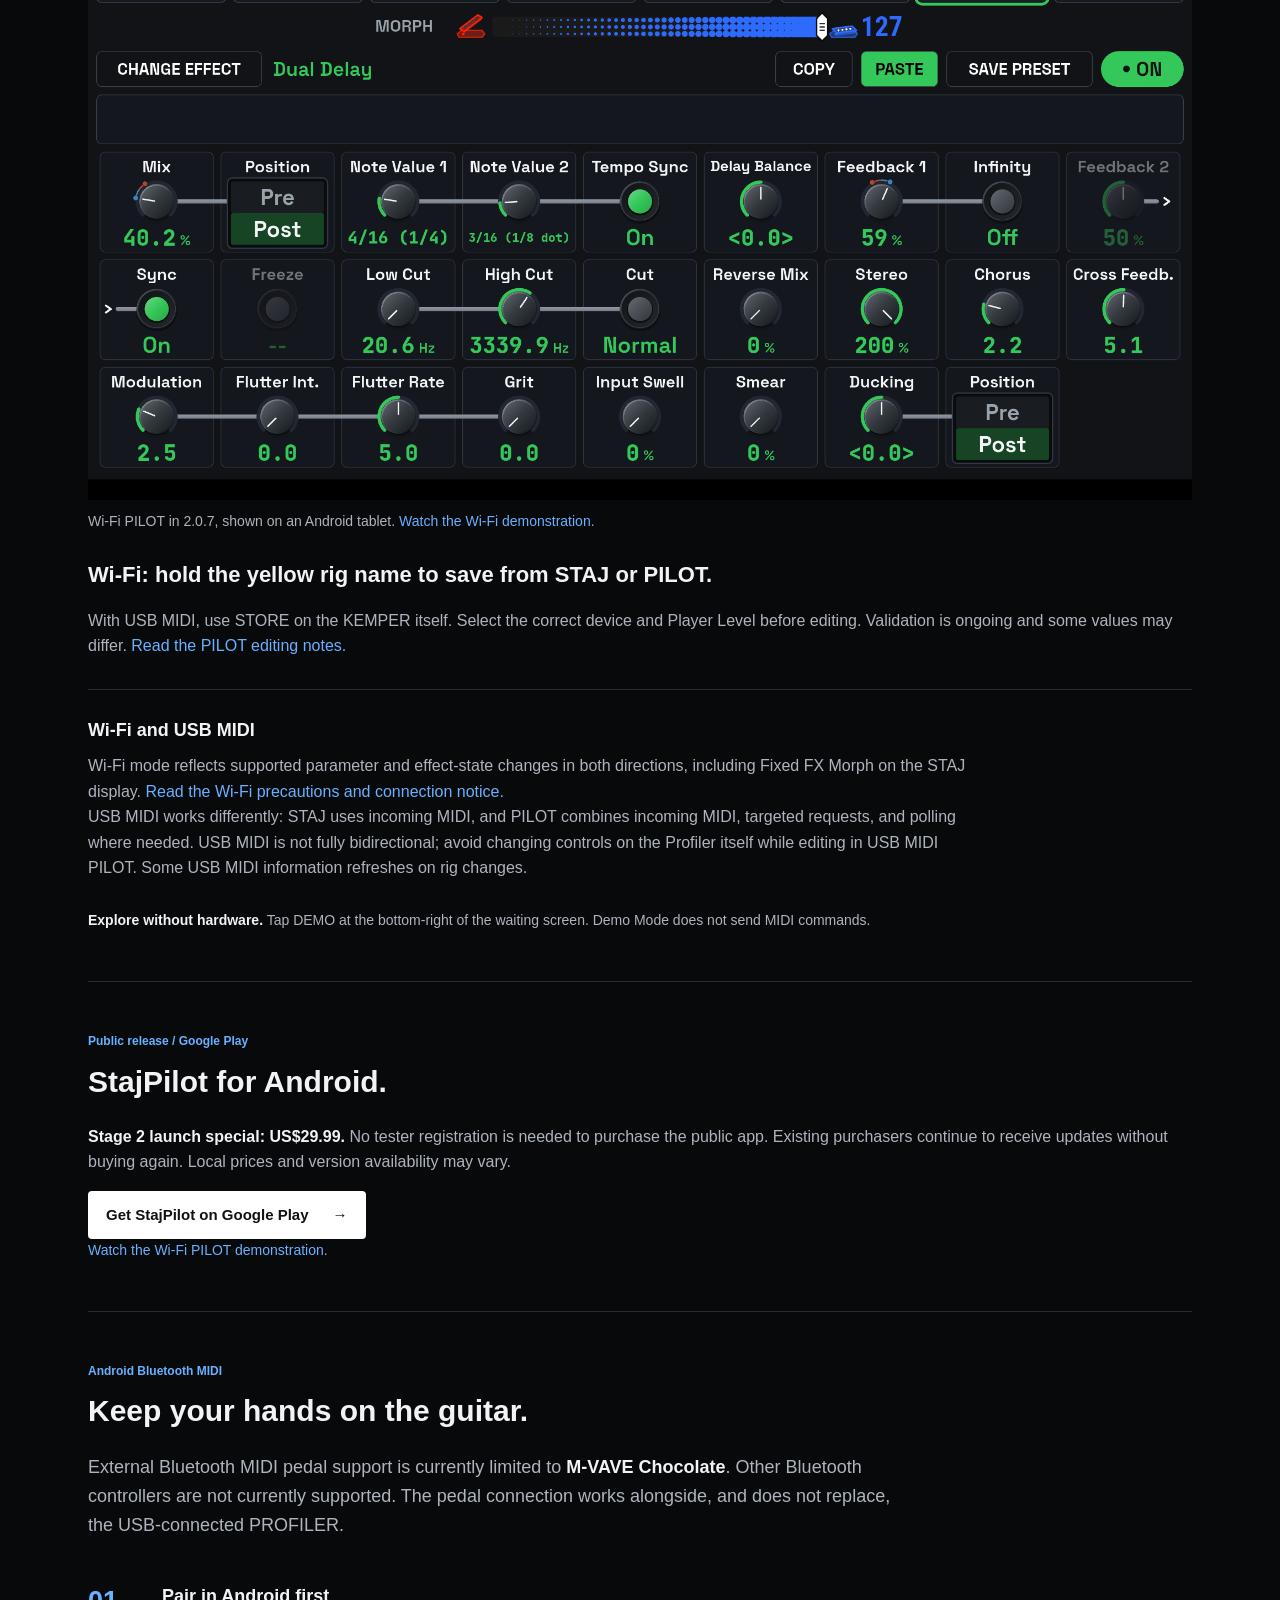
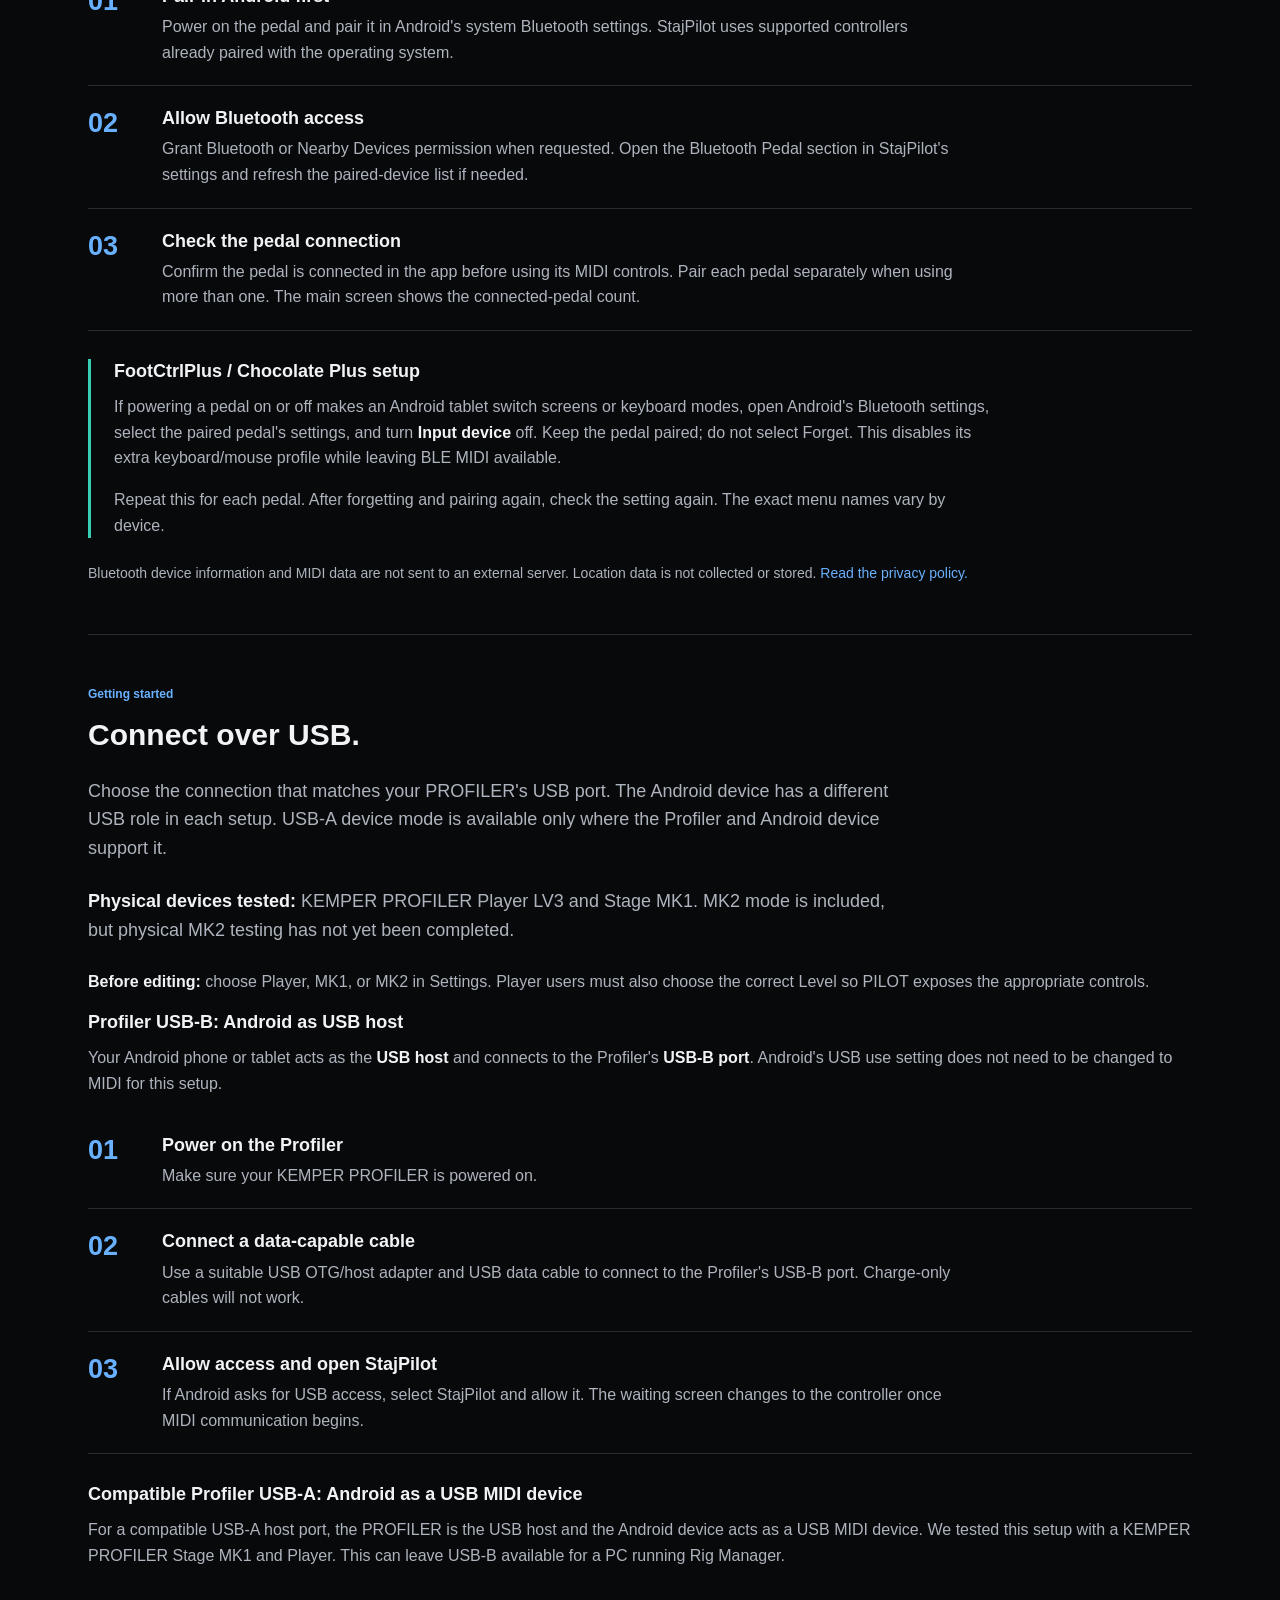
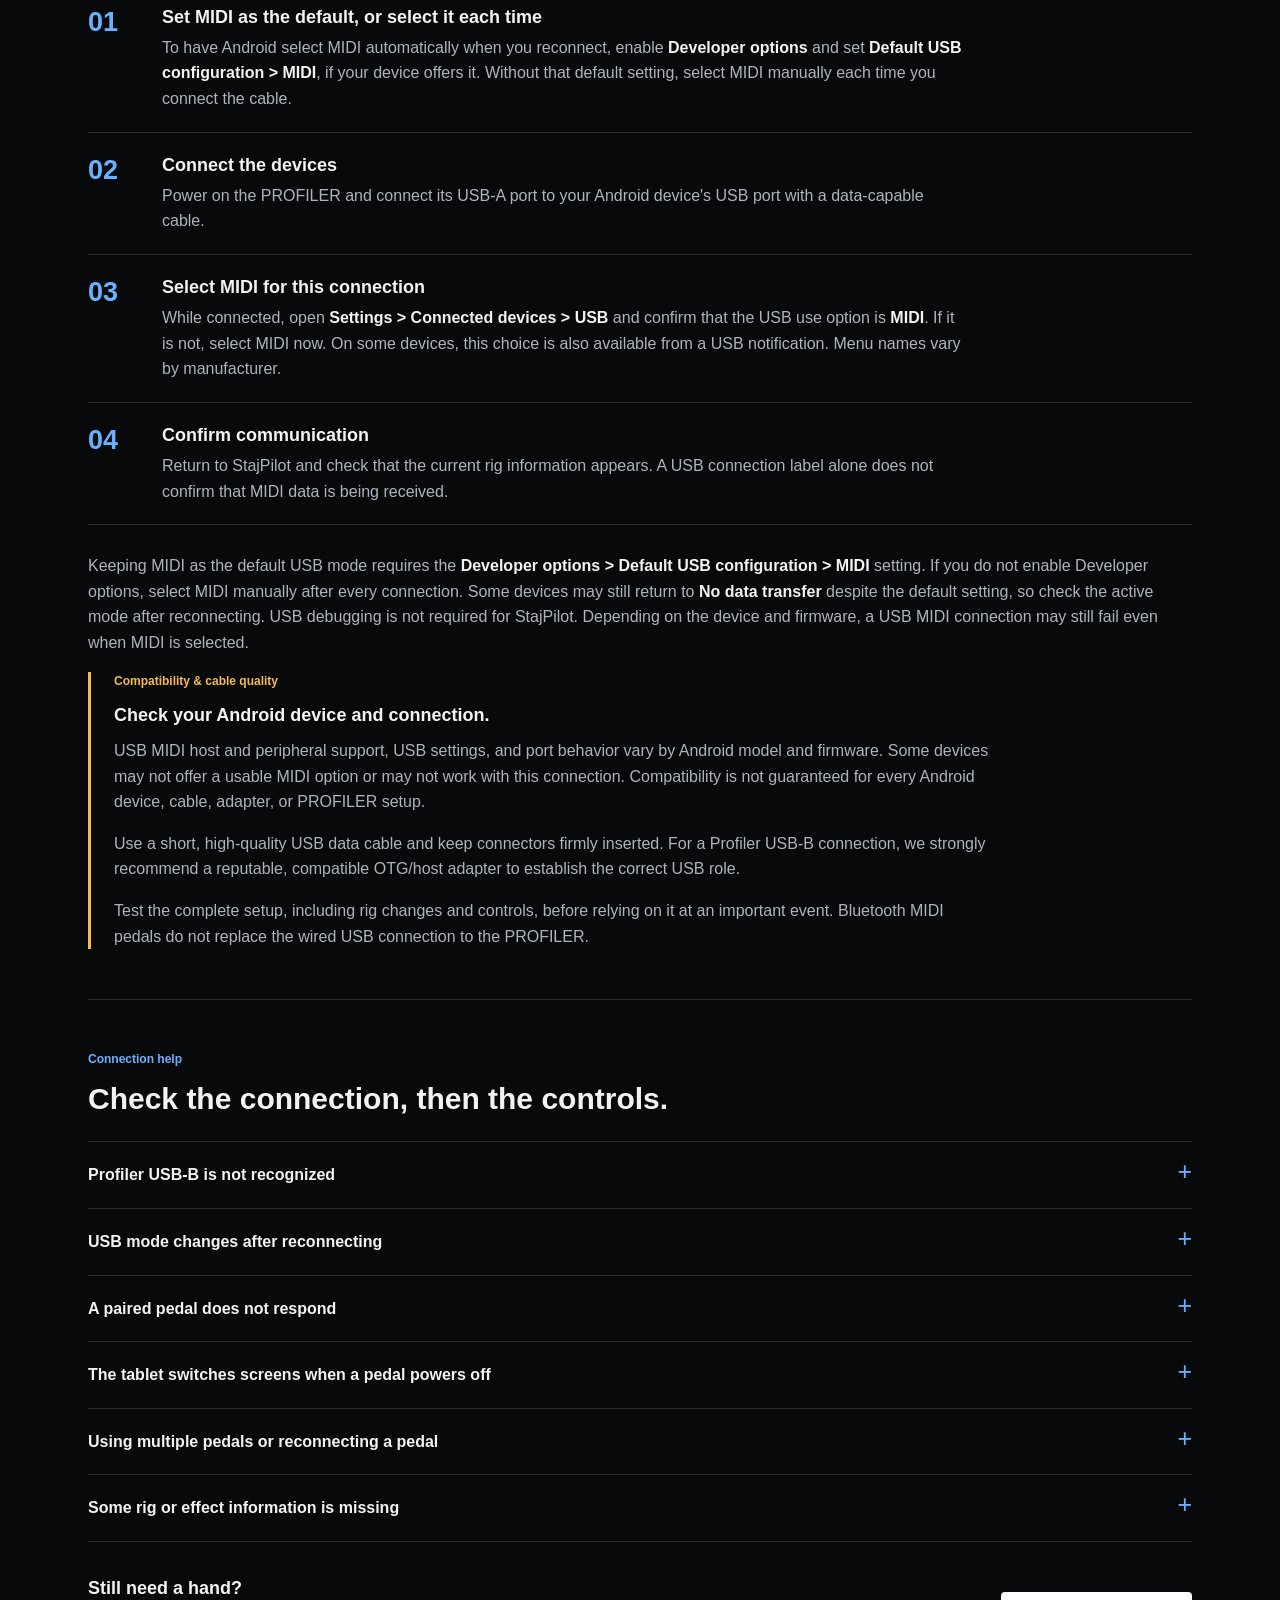
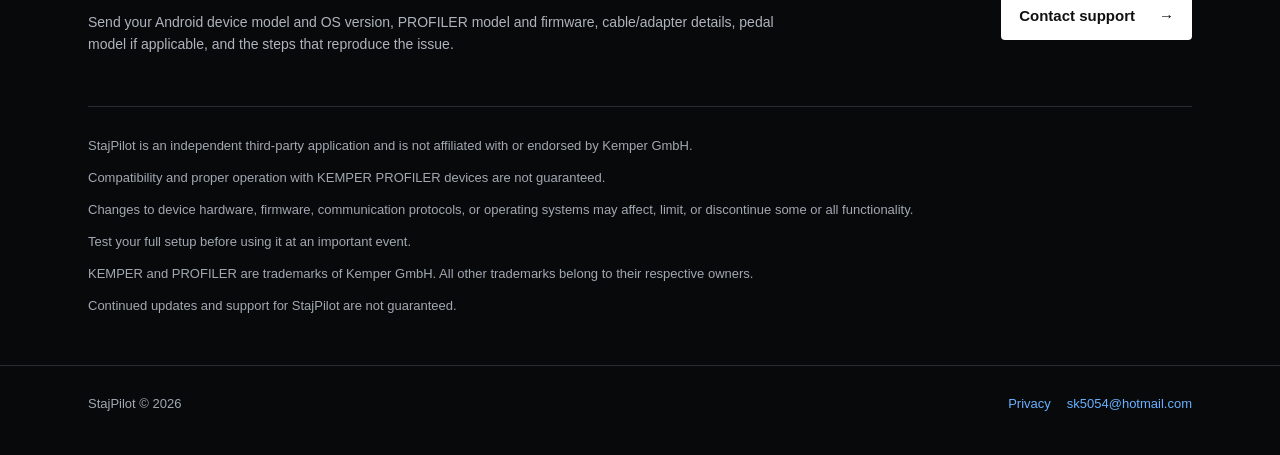
<file: android/index.html>
<!DOCTYPE html>
<html lang="en">
<head>
  <meta charset="UTF-8">
  <meta name="viewport" content="width=device-width, initial-scale=1">
  <title>StajPilot for Android | Stage 2 PILOT Editing</title>
  <meta name="description" content="StajPilot on Google Play: STAJ performance control, PILOT editing, Song Mode and Custom Tuner for KEMPER PROFILER Player, Stage, Head and Rack.">
  <meta property="og:title" content="StajPilot for Android">
  <meta property="og:description" content="StajPilot Stage 2: STAJ for performance, PILOT for editing on Android phones and tablets. Launch special: US$29.99.">
  <meta property="og:image" content="https://stajd.github.io/stajpilot/assets/images/wifi-staj-2-0-7.png">
  <meta property="og:url" content="https://stajd.github.io/stajpilot/android/">
  <meta property="og:type" content="website">
  <link rel="canonical" href="https://stajd.github.io/stajpilot/android/">
  <link rel="stylesheet" href="../assets/styles.css">
  <link rel="stylesheet" href="./android.css?v=wifi-20261126">
  <link rel="stylesheet" href="../assets/stage2.css">
  <link rel="stylesheet" href="../assets/quick-connect.css?v=20261105">
</head>
<body class="android-page">
  <a class="skip-link" href="#main">Skip to content</a>
  <header class="site-header"><div class="header-inner">
    <a class="brand" href="../index.html" aria-label="StajPilot home"><img src="../assets/images/stajpilot-wordmark.png" width="458" height="108" alt="StajPilot"></a>
    <nav class="site-nav" aria-label="Primary"><a href="../index.html">Home</a><a href="../ios/index.html">iPhone &amp; iPad</a><a href="./index.html" aria-current="page">Android</a><a href="../editor/index.html">Song Editor</a><a href="../support/index.html">Support</a><a href="../privacy/index.html">Privacy</a></nav>
  </div></header>
  <main id="main">
    <section class="intro" aria-labelledby="page-title">
      <p class="eyebrow">Android / Phones &amp; tablets</p>
      <h1 id="page-title">StajPilot for Android</h1>
      <p class="intro-copy"><strong>STAJ for performance. PILOT for editing.</strong> A display, MIDI controller, and editor for KEMPER PROFILER Player, Stage, Head (Toaster), and Rack, including MK1 and MK2 modes.</p>
      <div class="intro-actions"><a class="action-link" href="https://play.google.com/store/apps/details?id=com.stajpilot.mobile">Get StajPilot on Google Play <span aria-hidden="true">&rarr;</span></a><a class="quiet-link quick-connect-link" href="#quick-connect">Quick Connection Guide <span aria-hidden="true">&darr;</span></a><a class="quiet-link" href="https://youtu.be/7rOxPo0fHQs">Watch Wi-Fi PILOT mode <span aria-hidden="true">&nearr;</span></a></div>
      <section class="quick-connect" id="quick-connect" aria-labelledby="quick-connect-title">
        <div class="quick-connect-heading"><h2 id="quick-connect-title">Quick Connection Guide: USB MIDI</h2><p>For Wi-Fi, first join your KEMPER's Wi-Fi in your device settings, then choose Wi-Fi in StajPilot. <a href="../index.html#update-2-0-7">Read the Wi-Fi connection notice.</a> The three steps below are for USB MIDI.</p></div>
        <ol class="quick-connect-steps">
          <li><h3><span aria-hidden="true">01</span> Connect over USB</h3><p><strong>USB-B:</strong> Android USB-C &rarr; Kemper USB-B. Use a data cable and a compatible host/OTG adapter if needed. No USB mode change is required.</p><p><strong>USB-A:</strong> Kemper USB-A &rarr; Android. Set Android to <strong>MIDI</strong> as shown below.</p></li>
          <li><h3><span aria-hidden="true">02</span> Set the Kemper MIDI channel</h3><p>In <strong>Rig Manager</strong>, open the PROFILER's MIDI settings. Set <strong>MIDI Global Channel to 1 or Omni</strong>.</p><p>This is required for StajPilot's bidirectional MIDI SysEx communication.</p></li>
          <li><h3><span aria-hidden="true">03</span> Set DEVICE and PLAYER LEVEL</h3><p><strong>Required:</strong> open <strong>SETTING</strong> (gear button). Set <strong>DEVICE</strong> to <strong>PLAYER</strong>, <strong>MK1</strong>, or <strong>MK2</strong> to match your Kemper.</p><p>Player users: set <strong>PLAYER LEVEL</strong> to your actual <strong>LEVEL I, II, or III</strong>.</p><p>Tap <strong>SAVE</strong> to apply.</p></li>
        </ol>
        <div class="quick-connect-usb" id="quick-usb-midi" aria-labelledby="quick-usb-midi-title">
          <h3 id="quick-usb-midi-title">Android MIDI setup (Kemper USB-A only)</h3>
          <ol>
            <li><strong>Settings &gt; About phone/tablet:</strong> tap <strong>Build number seven times</strong> to enable Developer options. Menu names vary.</li>
            <li>Set <strong>Developer options &gt; Default USB configuration &gt; MIDI</strong> to select MIDI automatically when reconnecting.</li>
            <li>After connecting, check the USB notification: <strong>Use USB for: MIDI</strong>.</li>
          </ol>
          <p>If the default MIDI option is unavailable or resets, select MIDI manually each time. <strong>USB debugging is not required.</strong></p>
        </div>
        <p class="quick-connect-more"><a href="#connect">Detailed USB connection guide</a> &middot; <a href="#troubleshooting">Connection troubleshooting</a></p>
      </section>
      <p class="access-note"><strong>Stage 2 launch special: US$29.99.</strong> StajPilot is publicly available on Google Play. Stage 2 features require version 2.0.0; update availability depends on review and regional rollout. Local prices may vary.</p>
      <p class="access-note"><strong>2.0.7 / Wi-Fi PILOT preview.</strong> Bidirectional rig editing, A/B Morph, effect copy and paste, and user presets. Submitted for review; check Google Play for availability.</p>
      <figure class="main-screen"><a href="../assets/images/wifi-staj-2-0-7.png" target="_blank" rel="noopener"><img src="../assets/images/wifi-staj-2-0-7.png" width="2000" height="1200" fetchpriority="high" alt="Wi-Fi STAJ mode with live effects, Fixed FX Morph ranges, Song labels, gain, main volume and five slots"></a><figcaption>Wi-Fi STAJ mode in 2.0.7, captured from a connected Android tablet.</figcaption></figure>
      <ul class="essentials" aria-label="App essentials"><li>Player / Stage / Head / Rack</li><li>STAJ &amp; PILOT modes</li><li>Wi-Fi &amp; USB MIDI</li><li>Chocolate Bluetooth pedal</li><li>No subscription</li></ul>
    </section>
    <nav class="section-nav" aria-label="On this page"><a href="#quick-connect">Quick Connection Guide</a><a href="#features">Features</a><a href="#download">Get the app</a><a href="#pedals">Chocolate pedal</a><a href="#connect">Detailed connection guide</a><a href="#troubleshooting">Troubleshooting</a></nav>

    <section class="page-section" id="features" aria-labelledby="features-title">
      <p class="eyebrow">On stage</p><h2 id="features-title">See your rig. Stay in control.</h2>
      <div class="feature-columns">
        <div><h3>Effects, with their actual names</h3><p>See detailed effect names, live on/off states, Effect I-IV assignments, and Player FX1/FX2 badges where supported. Touch a block to control it. Over Wi-Fi, supported Fixed FX states and Morph values update in real time. In USB MIDI mode, Fixed FX states refresh on rig changes; USB MIDI Fixed FX controls are disabled for MK1 and in Browser Mode.</p><h3>Player, Performance &amp; Browser</h3><p>Choose Player, MK1, or MK2 in settings. On supported Profilers, view Performance names and five slots in Performance Mode. Browser Mode uses rig navigation instead of Performance slots. Rig, author and amplifier names, gain, Tap Tempo, and Pedal Morph display keep essential information close at hand.</p></div>
        <div><h3>Custom tuning, your way</h3><p>Choose the LED needle-style display, with integer or decimal cents, or Strobe, with an optional full-screen view. Custom Tuner provides three renameable profiles with E A D G B E open-string offsets from -15.0 to +15.0 cents in 0.1-cent steps. Custom offsets apply to Needle mode; the Standard note and cents remain visible as a reference.</p><h3>Your own Song Mode</h3><p>Keep custom names for up to 125 songs and five slots per song. Song Mode works with Player banks and Performance slots on larger PROFILER models. Use multilingual names, emoji, and amp images without extra name queries to the Profiler. Browse 25 songs at a time, long-press to edit, or use the <a href="../editor/index.html">web Song Editor</a> with file export/import. Normal app updates retain Song data; deleting the app may remove it.</p></div>
      </div>
      <div class="screen-gallery stage2-gallery"><figure><a href="../assets/images/wifi-tuner-led-2-0-7.png" target="_blank" rel="noopener"><img src="../assets/images/wifi-tuner-led-2-0-7.png" width="1280" height="800" loading="lazy" alt="Current full-screen LED tuner showing E and plus 5 cents on a colored LED scale"><span class="sr-only">Open full-size LED tuner image</span></a><figcaption>Current LED tuner in Standard tuning. App-rendered demonstration with a simulated E note at +5 cents.</figcaption></figure><figure><img src="../assets/images/android-song-editor.png" width="1920" height="1080" loading="lazy" alt="StajPilot Song editor with a song name and five slot name and subname entries"><figcaption>Song Mode: names that make sense to you.</figcaption></figure></div>
      <div class="pilot-intro"><h3>Wi-Fi PILOT: bidirectional rig editing</h3><p>New in 2.0.7: edit Effects, Rig, Input, Fixed FX, Amp, Cabinet, and Output over Wi-Fi, subject to model and Player Level. Work with A/B Morph, copy and paste effects, use available KEMPER presets, and save your own user presets. The existing USB MIDI PILOT mode remains available; its Browser Mode editing restriction is unchanged.</p><figure class="stage2-photo"><a href="../assets/images/wifi-pilot-2-0-7.png" target="_blank" rel="noopener"><img src="../assets/images/wifi-pilot-2-0-7.png" width="2000" height="1200" loading="lazy" alt="Wi-Fi PILOT editing Dual Delay with three rows of controls, A/B Morph endpoints, Copy, Paste and Save Preset"></a><figcaption>Wi-Fi PILOT in 2.0.7, shown on an Android tablet. <a href="https://youtu.be/7rOxPo0fHQs">Watch the Wi-Fi demonstration.</a></figcaption></figure><p class="save-reminder"><strong>Wi-Fi: hold the yellow rig name to save from STAJ or PILOT.</strong></p><p>With USB MIDI, use STORE on the KEMPER itself. Select the correct device and Player Level before editing. Validation is ongoing and some values may differ. <a href="../index.html#before-editing">Read the PILOT editing notes.</a></p></div>
      <div class="streaming-note"><h3>Wi-Fi and USB MIDI</h3><p>Wi-Fi mode reflects supported parameter and effect-state changes in both directions, including Fixed FX Morph on the STAJ display. <a href="../index.html#update-2-0-7">Read the Wi-Fi precautions and connection notice.</a></p><p>USB MIDI works differently: STAJ uses incoming MIDI, and PILOT combines incoming MIDI, targeted requests, and polling where needed. USB MIDI is not fully bidirectional; avoid changing controls on the Profiler itself while editing in USB MIDI PILOT. Some USB MIDI information refreshes on rig changes.</p></div>
      <p class="demo-note"><strong>Explore without hardware.</strong> Tap DEMO at the bottom-right of the waiting screen. Demo Mode does not send MIDI commands.</p>
    </section>

    <section class="page-section" id="download" aria-labelledby="access-title">
      <span id="early-access"></span>
      <p class="eyebrow">Public release / Google Play</p><h2 id="access-title">StajPilot for Android.</h2>
      <p><strong>Stage 2 launch special: US$29.99.</strong> No tester registration is needed to purchase the public app. Existing purchasers continue to receive updates without buying again. Local prices and version availability may vary.</p>
      <a class="action-link" href="https://play.google.com/store/apps/details?id=com.stajpilot.mobile">Get StajPilot on Google Play <span aria-hidden="true">&rarr;</span></a>
      <p class="video-link"><a href="https://youtu.be/7rOxPo0fHQs">Watch the Wi-Fi PILOT demonstration.</a></p>
    </section>

    <section class="page-section" id="pedals" aria-labelledby="pedals-title">
      <p class="eyebrow">Android Bluetooth MIDI</p><h2 id="pedals-title">Keep your hands on the guitar.</h2>
      <p class="section-intro">External Bluetooth MIDI pedal support is currently limited to <strong>M-VAVE Chocolate</strong>. Other Bluetooth controllers are not currently supported. The pedal connection works alongside, and does not replace, the USB-connected PROFILER.</p>
      <ol class="setup-steps">
        <li><span class="step-number" aria-hidden="true">01</span><div><h3>Pair in Android first</h3><p>Power on the pedal and pair it in Android's system Bluetooth settings. StajPilot uses supported controllers already paired with the operating system.</p></div></li>
        <li><span class="step-number" aria-hidden="true">02</span><div><h3>Allow Bluetooth access</h3><p>Grant Bluetooth or Nearby Devices permission when requested. Open the Bluetooth Pedal section in StajPilot's settings and refresh the paired-device list if needed.</p></div></li>
        <li><span class="step-number" aria-hidden="true">03</span><div><h3>Check the pedal connection</h3><p>Confirm the pedal is connected in the app before using its MIDI controls. Pair each pedal separately when using more than one. The main screen shows the connected-pedal count.</p></div></li>
      </ol>
      <aside class="pedal-note"><h3>FootCtrlPlus / Chocolate Plus setup</h3><p>If powering a pedal on or off makes an Android tablet switch screens or keyboard modes, open Android's Bluetooth settings, select the paired pedal's settings, and turn <strong>Input device</strong> off. Keep the pedal paired; do not select Forget. This disables its extra keyboard/mouse profile while leaving BLE MIDI available.</p><p>Repeat this for each pedal. After forgetting and pairing again, check the setting again. The exact menu names vary by device.</p></aside>
      <p class="privacy-note">Bluetooth device information and MIDI data are not sent to an external server. Location data is not collected or stored. <a href="../privacy/index.html">Read the privacy policy.</a></p>
    </section>

    <section class="page-section" id="connect" aria-labelledby="connect-title">
      <p class="eyebrow">Getting started</p><h2 id="connect-title">Connect over USB.</h2>
      <p class="section-intro">Choose the connection that matches your PROFILER's USB port. The Android device has a different USB role in each setup. USB-A device mode is available only where the Profiler and Android device support it.</p>
      <p class="section-intro"><strong>Physical devices tested:</strong> KEMPER PROFILER Player LV3 and Stage MK1. MK2 mode is included, but physical MK2 testing has not yet been completed.</p>
      <p><strong>Before editing:</strong> choose Player, MK1, or MK2 in Settings. Player users must also choose the correct Level so PILOT exposes the appropriate controls.</p>
      <h3>Profiler USB-B: Android as USB host</h3>
      <p>Your Android phone or tablet acts as the <strong>USB host</strong> and connects to the Profiler's <strong>USB-B port</strong>. Android's USB use setting does not need to be changed to MIDI for this setup.</p>
      <ol class="setup-steps">
        <li><span class="step-number" aria-hidden="true">01</span><div><h3>Power on the Profiler</h3><p>Make sure your KEMPER PROFILER is powered on.</p></div></li>
        <li><span class="step-number" aria-hidden="true">02</span><div><h3>Connect a data-capable cable</h3><p>Use a suitable USB OTG/host adapter and USB data cable to connect to the Profiler's USB-B port. Charge-only cables will not work.</p></div></li>
        <li><span class="step-number" aria-hidden="true">03</span><div><h3>Allow access and open StajPilot</h3><p>If Android asks for USB access, select StajPilot and allow it. The waiting screen changes to the controller once MIDI communication begins.</p></div></li>
      </ol>
      <h3>Compatible Profiler USB-A: Android as a USB MIDI device</h3>
      <p>For a compatible USB-A host port, the PROFILER is the USB host and the Android device acts as a USB MIDI device. We tested this setup with a KEMPER PROFILER Stage MK1 and Player. This can leave USB-B available for a PC running Rig Manager.</p>
      <ol class="setup-steps">
        <li><span class="step-number" aria-hidden="true">01</span><div><h3>Set MIDI as the default, or select it each time</h3><p>To have Android select MIDI automatically when you reconnect, enable <strong>Developer options</strong> and set <strong>Default USB configuration &gt; MIDI</strong>, if your device offers it. Without that default setting, select MIDI manually each time you connect the cable.</p></div></li>
        <li><span class="step-number" aria-hidden="true">02</span><div><h3>Connect the devices</h3><p>Power on the PROFILER and connect its USB-A port to your Android device's USB port with a data-capable cable.</p></div></li>
        <li><span class="step-number" aria-hidden="true">03</span><div><h3>Select MIDI for this connection</h3><p>While connected, open <strong>Settings &gt; Connected devices &gt; USB</strong> and confirm that the USB use option is <strong>MIDI</strong>. If it is not, select MIDI now. On some devices, this choice is also available from a USB notification. Menu names vary by manufacturer.</p></div></li>
        <li><span class="step-number" aria-hidden="true">04</span><div><h3>Confirm communication</h3><p>Return to StajPilot and check that the current rig information appears. A USB connection label alone does not confirm that MIDI data is being received.</p></div></li>
      </ol>
      <p>Keeping MIDI as the default USB mode requires the <strong>Developer options &gt; Default USB configuration &gt; MIDI</strong> setting. If you do not enable Developer options, select MIDI manually after every connection. Some devices may still return to <strong>No data transfer</strong> despite the default setting, so check the active mode after reconnecting. USB debugging is not required for StajPilot. Depending on the device and firmware, a USB MIDI connection may still fail even when MIDI is selected.</p>
      <aside class="cable-guidance"><p class="eyebrow">Compatibility &amp; cable quality</p><h3>Check your Android device and connection.</h3><p>USB MIDI host and peripheral support, USB settings, and port behavior vary by Android model and firmware. Some devices may not offer a usable MIDI option or may not work with this connection. Compatibility is not guaranteed for every Android device, cable, adapter, or PROFILER setup.</p><p>Use a short, high-quality USB data cable and keep connectors firmly inserted. For a Profiler USB-B connection, we strongly recommend a reputable, compatible OTG/host adapter to establish the correct USB role.</p><p>Test the complete setup, including rig changes and controls, before relying on it at an important event. Bluetooth MIDI pedals do not replace the wired USB connection to the PROFILER.</p></aside>
    </section>

    <section class="page-section" id="troubleshooting" aria-labelledby="troubleshooting-title">
      <p class="eyebrow">Connection help</p><h2 id="troubleshooting-title">Check the connection, then the controls.</h2>
      <div class="faq-list">
        <details><summary>Profiler USB-B is not recognized</summary><div class="faq-answer"><p>Confirm your Android device supports USB Host/OTG mode, the Profiler is powered on, and the connection is to its USB-B port. Try a different data cable and compatible OTG adapter. Android's USB settings and permission prompts vary by manufacturer.</p></div></details>
        <details><summary>USB mode changes after reconnecting</summary><div class="faq-answer"><p>For a compatible Profiler USB-A connection, set Developer options &gt; Default USB configuration &gt; MIDI if you want MIDI selected by default. Without that setting, select MIDI in Android's USB settings or notification each time you reconnect. Verify the active mode even with the default set, because behavior varies by device. For a Profiler USB-B connection, Android must be the USB host, so selecting the Android peripheral MIDI mode is not the fix. A compatible OTG/host adapter may help establish the host role.</p></div></details>
        <details><summary>A paired pedal does not respond</summary><div class="faq-answer"><p>Confirm the pedal is paired in Android's Bluetooth settings, Bluetooth is on, and the app has the required permission. Check the Bluetooth Pedal section in StajPilot and refresh the paired-device list. Being paired is not the same as having an active MIDI connection.</p></div></details>
        <details><summary>The tablet switches screens when a pedal powers off</summary><div class="faq-answer"><p>For FootCtrlPlus/Chocolate Plus, turn Input device off in that pedal's Android Bluetooth settings and leave it paired. Repeat for every pedal. See the <a href="#pedals">Bluetooth setup notes</a> above.</p></div></details>
        <details><summary>Using multiple pedals or reconnecting a pedal</summary><div class="faq-answer"><p>Pair each supported pedal separately in Android. Keep saved pedals paired when turning them off. Once powered on again, check the app's connected status; refresh the list if necessary. Do not use Forget simply to power a pedal down.</p></div></details>
        <details><summary>Some rig or effect information is missing</summary><div class="faq-answer"><p>Check the USB connection, connector fit and device power. Try another cable/adapter combination, and record which information is missing. A detected USB device alone does not confirm complete MIDI reception.</p></div></details>
      </div>
      <div class="support-row"><div><h3>Still need a hand?</h3><p>Send your Android device model and OS version, PROFILER model and firmware, cable/adapter details, pedal model if applicable, and the steps that reproduce the issue.</p></div><a class="action-link" href="../support/index.html">Contact support <span aria-hidden="true">&rarr;</span></a></div>
    </section>
    <section class="legal" aria-label="Compatibility and trademark notice">
      <p>StajPilot is an independent third-party application and is not affiliated with or endorsed by Kemper GmbH.</p>
      <p>Compatibility and proper operation with KEMPER PROFILER devices are not guaranteed.</p>
      <p>Changes to device hardware, firmware, communication protocols, or operating systems may affect, limit, or discontinue some or all functionality.</p>
      <p>Test your full setup before using it at an important event.</p>
      <p>KEMPER and PROFILER are trademarks of Kemper GmbH. All other trademarks belong to their respective owners.</p>
      <p>Continued updates and support for StajPilot are not guaranteed.</p>
    </section>
  </main>
  <footer class="site-footer"><div class="footer-inner"><div>StajPilot &copy; 2026</div><div class="footer-links"><a href="../privacy/index.html">Privacy</a><a href="mailto:sk5054@hotmail.com">sk5054@hotmail.com</a></div></div></footer>
</body>
</html>
</file>
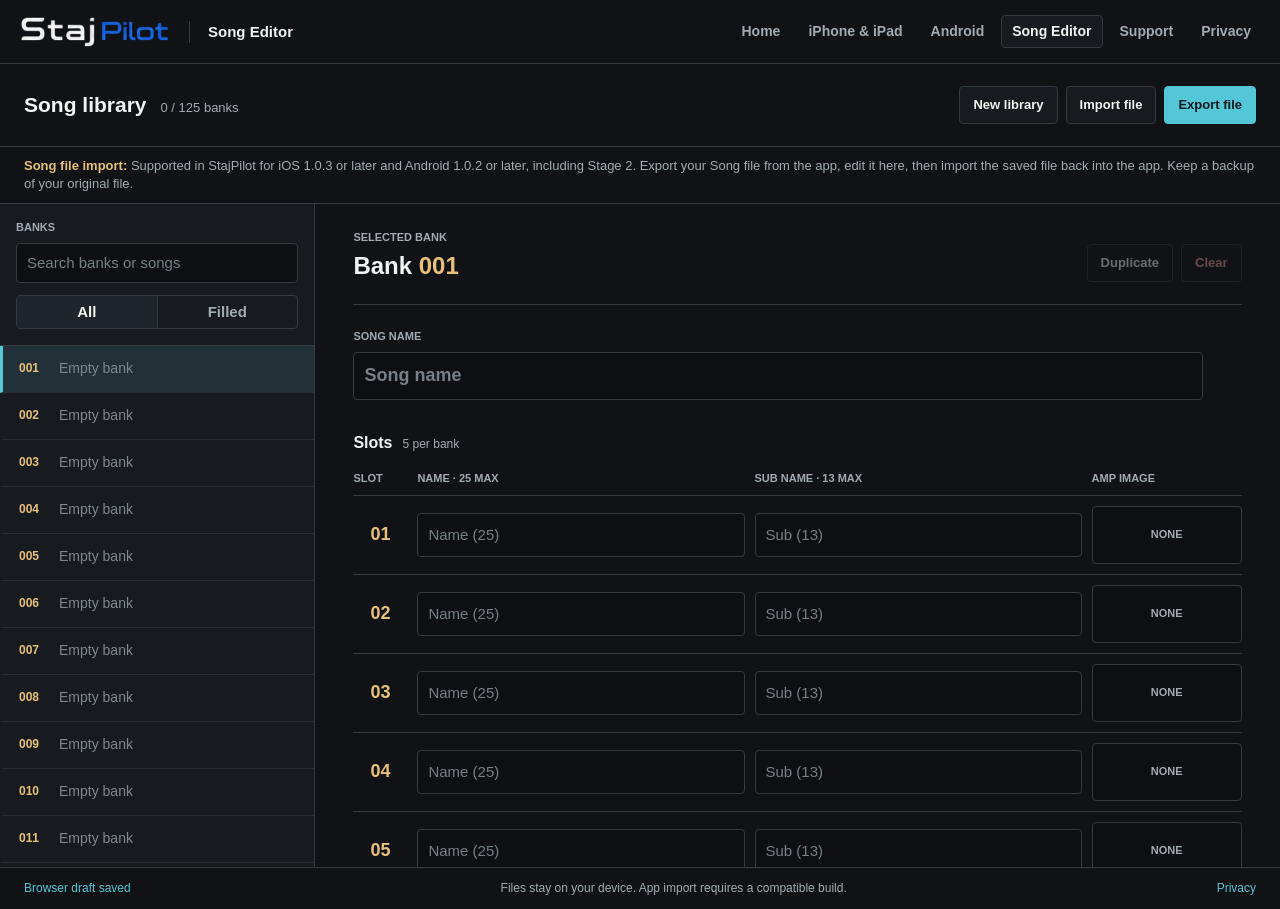
<file: editor/index.html>
<!DOCTYPE html>
<html lang="en">
<head>
  <meta charset="UTF-8">
  <meta name="viewport" content="width=device-width, initial-scale=1">
  <meta name="theme-color" content="#101216">
  <title>Song Editor | StajPilot</title>
  <meta name="description" content="Edit and back up StajPilot song banks locally in your browser.">
  <link rel="stylesheet" href="editor.css">
  <script src="model.js" defer></script>
  <script src="vendor/pako.umd.min.js" defer></script>
  <script src="file_codec.js" defer></script>
  <script src="editor.js?v=20261119-amp-gallery-15" defer></script>
</head>
<body>
  <header class="app-header">
    <a class="brand" href="../index.html" aria-label="StajPilot home">
      <img src="../assets/images/stajpilot-wordmark.png" alt="StajPilot" width="153" height="36">
    </a>
    <span class="header-divider" aria-hidden="true"></span>
    <span class="product-name">Song Editor</span>
    <nav class="site-nav" aria-label="Primary">
      <a href="../index.html">Home</a>
      <a href="../ios/index.html">iPhone &amp; iPad</a>
      <a href="../android/index.html">Android</a>
      <a href="index.html" aria-current="page">Song Editor</a>
      <a href="../support/index.html">Support</a>
      <a href="../privacy/index.html">Privacy</a>
    </nav>
  </header>

  <main class="app-main">
    <section class="page-toolbar" aria-label="Song library controls">
      <div class="page-title">
        <h1>Song library</h1>
        <span id="song-count" class="count">0 / 125 banks</span>
      </div>
      <div class="toolbar-actions">
        <button id="clear-all-button" type="button" class="button secondary">New library</button>
        <button id="import-button" type="button" class="button secondary">Import file</button>
        <input id="import-file" type="file" accept=".stajpilot" hidden>
        <button id="export-button" type="button" class="button primary">Export file</button>
      </div>
    </section>

    <p class="compatibility-note"><strong>Song file import:</strong> Supported in StajPilot for iOS 1.0.3 or later and Android 1.0.2 or later, including Stage 2. Export your Song file from the app, edit it here, then import the saved file back into the app. Keep a backup of your original file.</p>

    <div class="workspace">
      <aside class="bank-pane" aria-label="Banks">
        <div class="pane-header">
          <label class="field-label" for="bank-search">BANKS</label>
          <input id="bank-search" type="search" placeholder="Search banks or songs" autocomplete="off">
          <div class="filter-group" role="group" aria-label="Bank filter">
            <button id="filter-all" type="button" class="filter active" aria-pressed="true">All</button>
            <button id="filter-filled" type="button" class="filter" aria-pressed="false">Filled</button>
          </div>
        </div>
        <div id="bank-list" class="bank-list" role="listbox" aria-label="Song banks"></div>
      </aside>

      <section class="edit-pane" aria-labelledby="editor-title">
        <div class="edit-heading">
          <div>
            <span class="field-label">SELECTED BANK</span>
            <h2 id="editor-title">Bank <span id="selected-bank">001</span></h2>
          </div>
          <div class="song-actions">
            <button id="duplicate-button" type="button" class="button quiet">Duplicate</button>
            <button id="clear-button" type="button" class="button danger">Clear</button>
          </div>
        </div>

        <div class="song-field">
          <label class="field-label" for="song-name">SONG NAME</label>
          <input id="song-name" type="text" placeholder="Song name" autocomplete="off">
        </div>

        <div class="slot-heading">
          <h3>Slots</h3>
          <span>5 per bank</span>
        </div>
        <div class="slot-table" role="group" aria-label="Five song slots">
          <div class="slot-column-head" aria-hidden="true">
            <span>SLOT</span><span>NAME · 25 MAX</span><span>SUB NAME · 13 MAX</span><span>AMP IMAGE</span>
          </div>
          <div id="slot-rows"></div>
        </div>
      </section>
    </div>

    <footer class="editor-footer">
      <span id="save-status" role="status">Saved in this browser</span>
      <span>Files stay on your device. App import requires a compatible build.</span>
      <a href="../privacy/index.html">Privacy</a>
    </footer>
  </main>

  <dialog id="action-dialog" aria-labelledby="dialog-title">
    <div class="dialog-content">
      <h2 id="dialog-title"></h2>
      <p id="dialog-message"></p>
      <label id="target-label" class="field-label" for="target-bank" hidden>TARGET BANK</label>
      <input id="target-bank" type="number" min="1" max="125" inputmode="numeric" hidden>
      <div id="dialog-error" class="dialog-error" role="alert" hidden></div>
      <div class="dialog-actions">
        <button id="dialog-cancel" type="button" class="button secondary">Cancel</button>
        <button id="dialog-confirm" type="button" class="button primary">Continue</button>
      </div>
    </div>
  </dialog>

  <dialog id="amp-dialog" aria-labelledby="amp-dialog-title">
    <div class="amp-dialog-content">
      <div class="amp-dialog-heading">
        <div>
          <span id="amp-dialog-position" class="field-label"></span>
          <h2 id="amp-dialog-title">Amp image</h2>
        </div>
        <button id="amp-dialog-close" type="button" class="button icon-button" aria-label="Close amp image picker">×</button>
      </div>
      <p id="amp-source-note" class="amp-source-note" hidden>To keep existing app images, import a full app backup first. Choosing an image here creates a new set of assignments that replaces the app's current assignments when imported.</p>
      <div class="amp-carousel">
        <button id="amp-previous" type="button" class="carousel-arrow" aria-label="Previous amp image">‹</button>
        <div id="amp-strip" class="amp-strip" aria-label="Amp images"></div>
        <button id="amp-next" type="button" class="carousel-arrow" aria-label="Next amp image">›</button>
      </div>
      <div class="amp-dialog-footer">
        <span id="amp-selected-name" aria-live="polite">NONE</span>
        <div class="dialog-actions">
          <button id="amp-cancel" type="button" class="button secondary">Cancel</button>
          <button id="amp-select" type="button" class="button primary">SELECT</button>
        </div>
      </div>
    </div>
  </dialog>
</body>
</html>
</file>
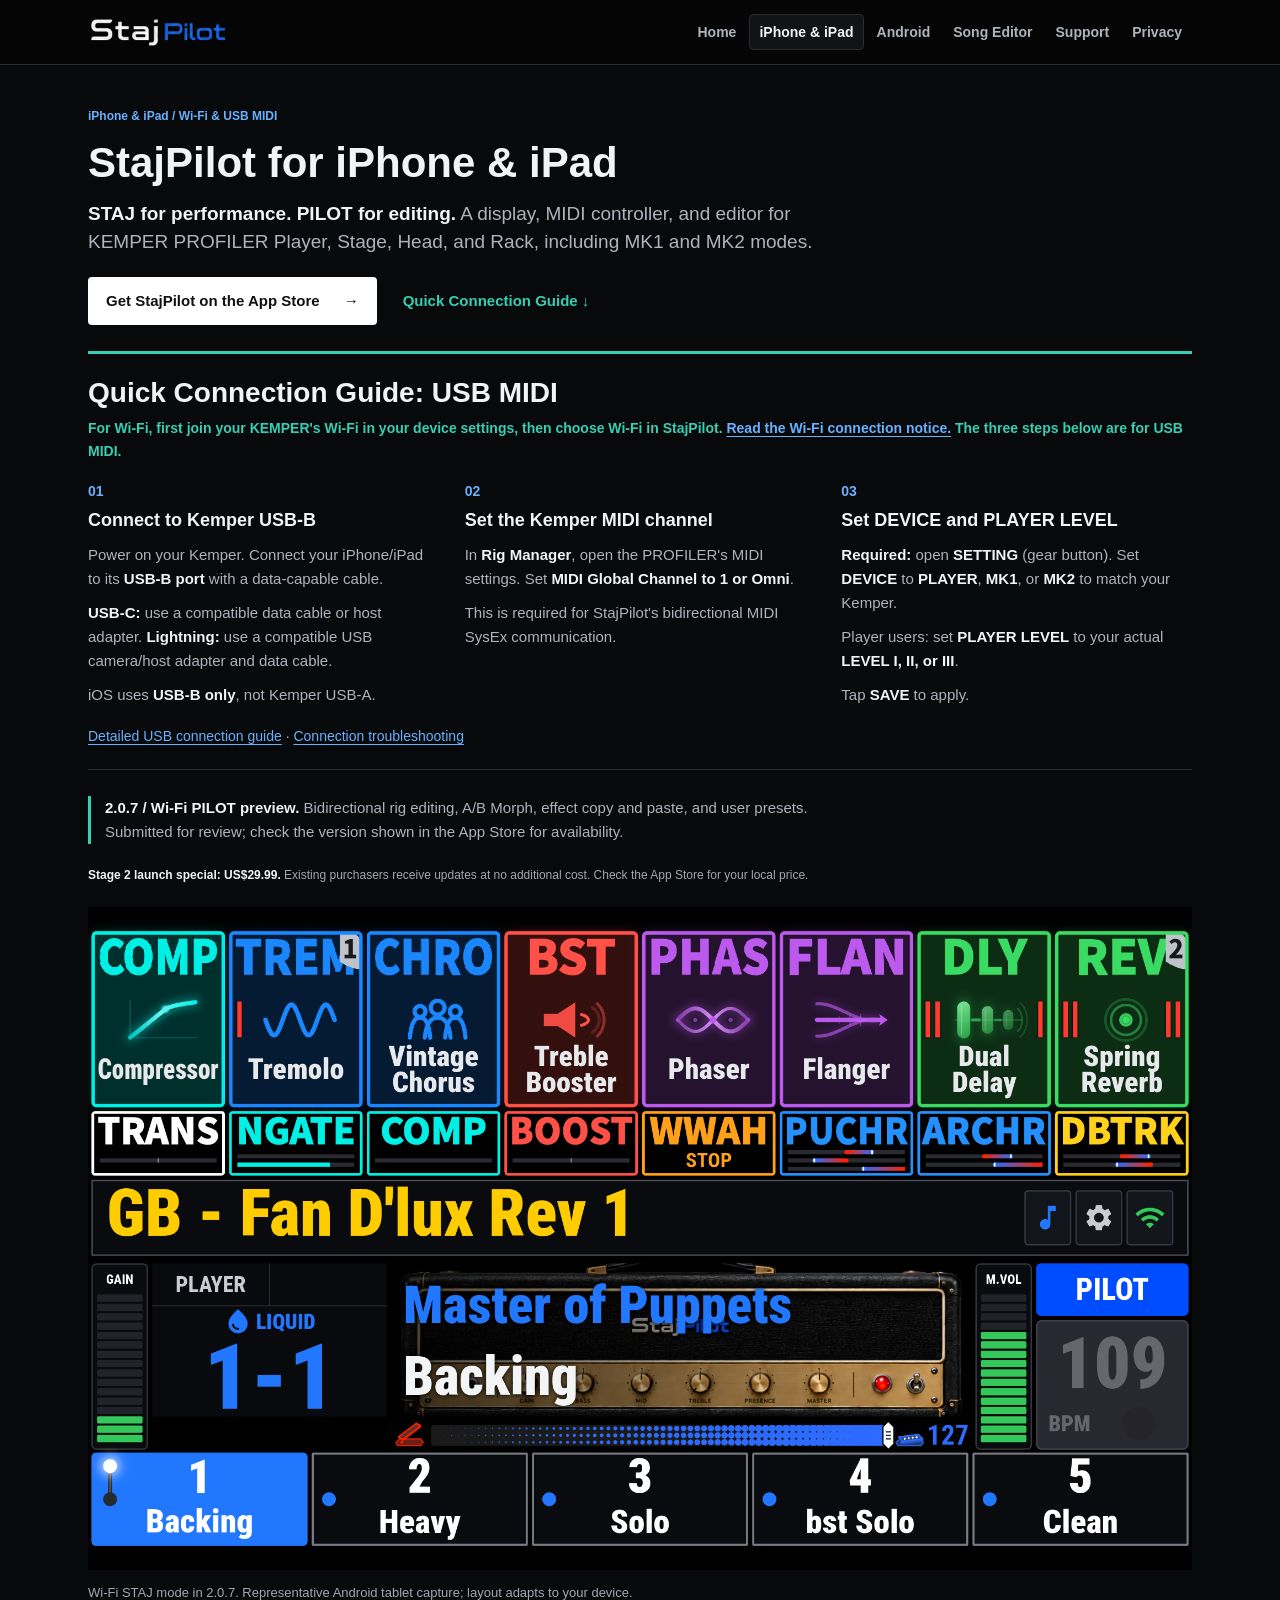
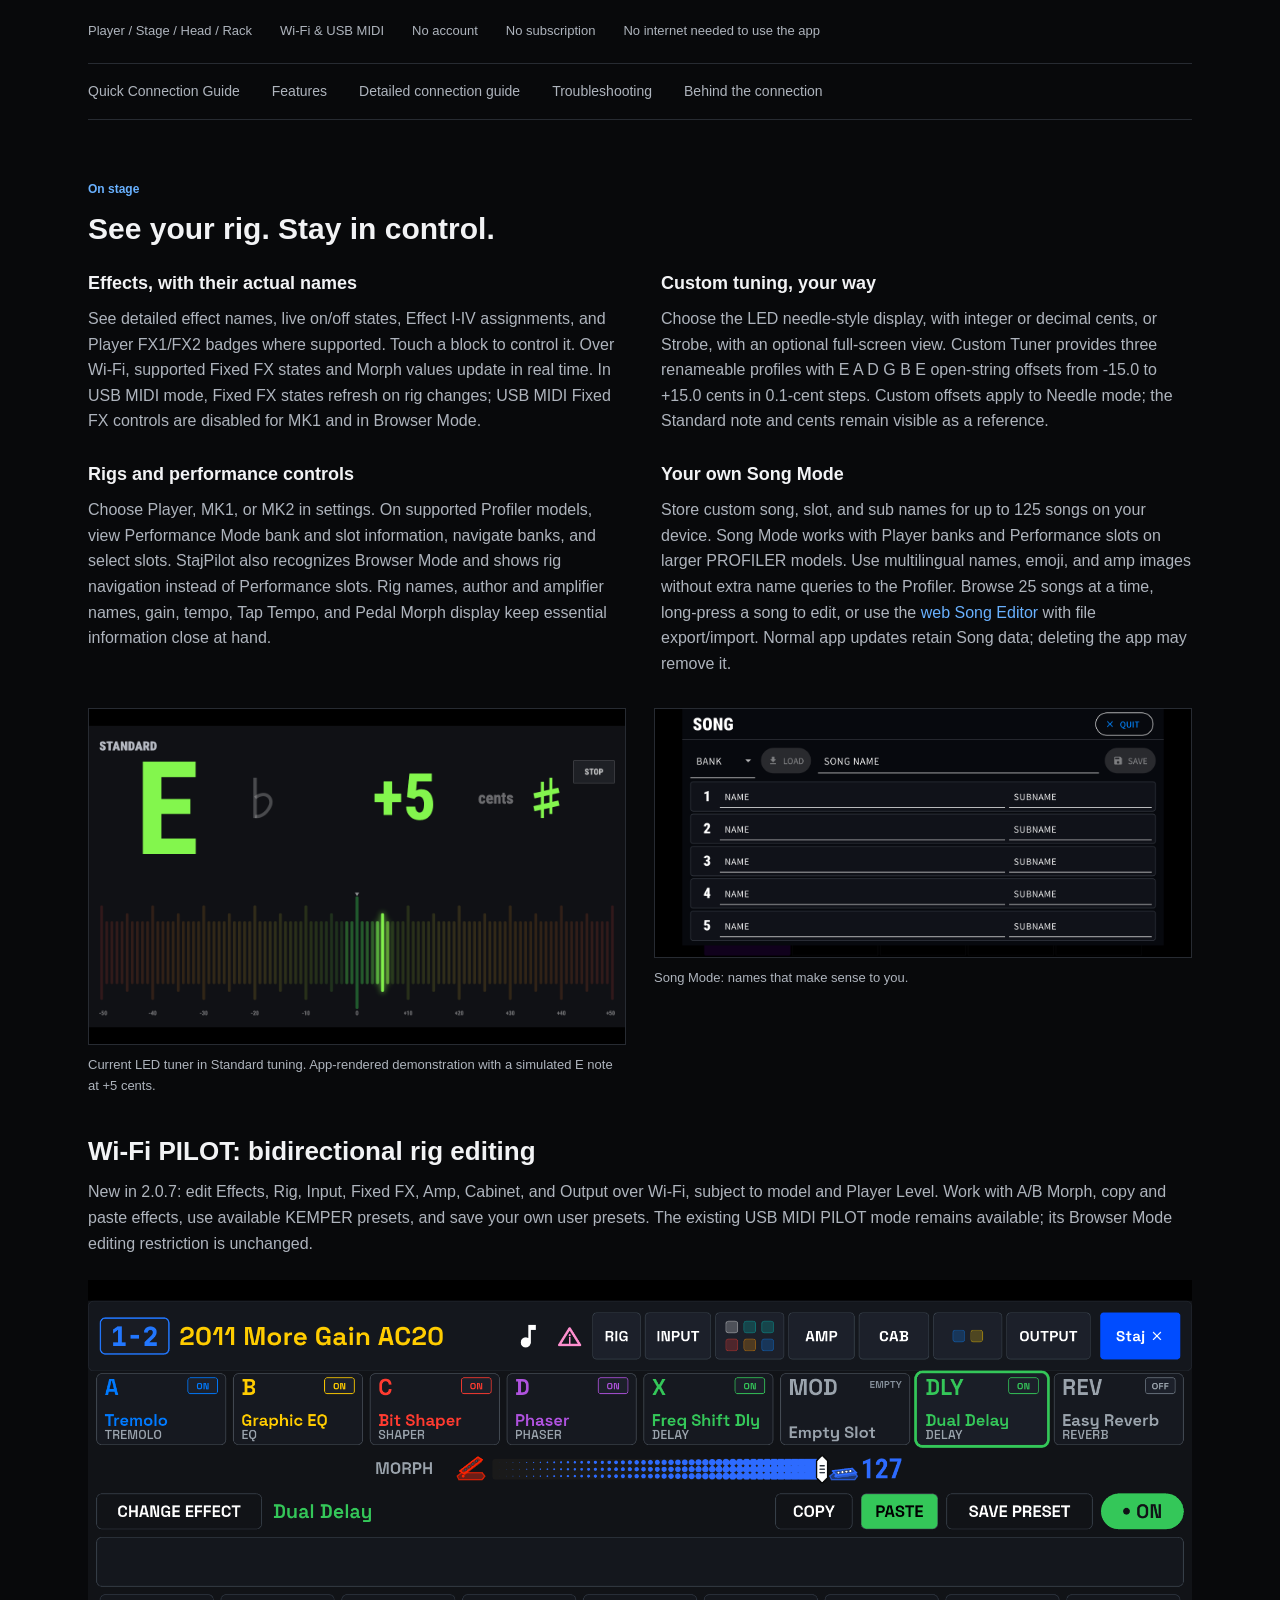
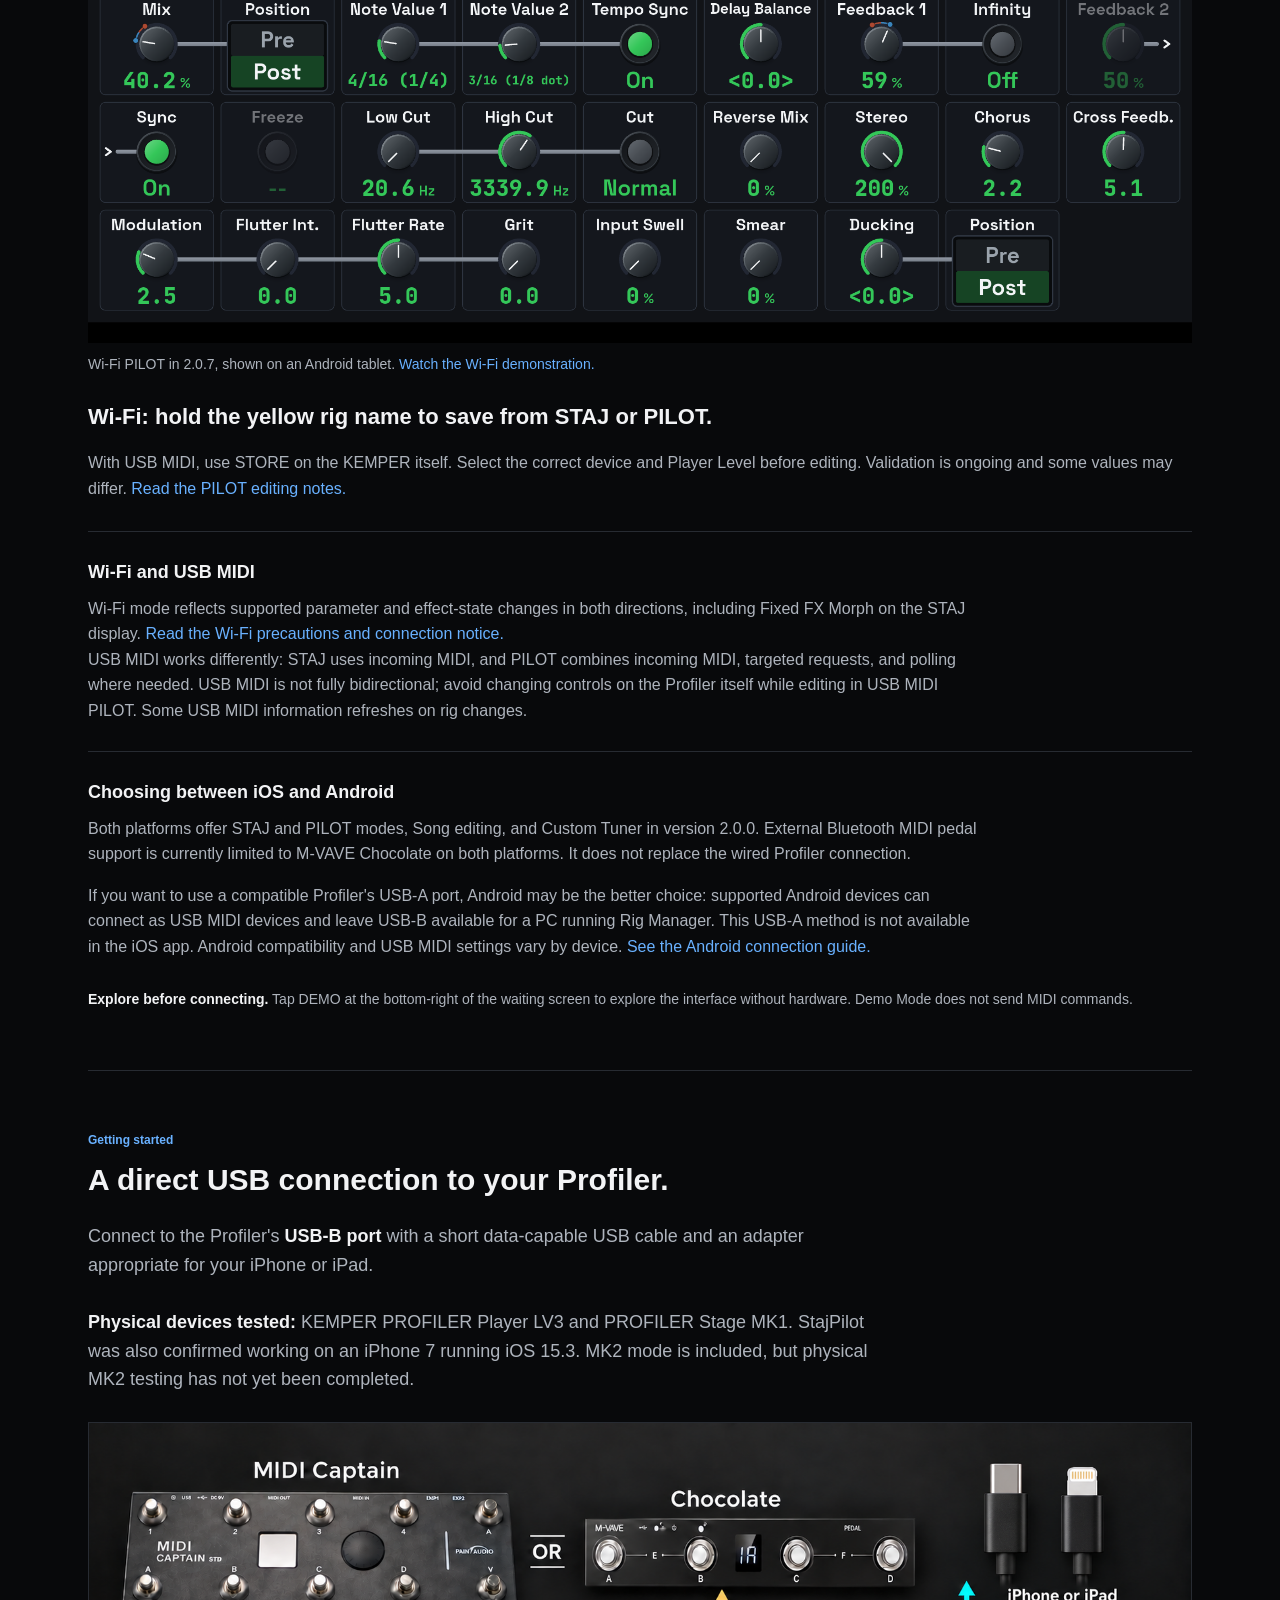
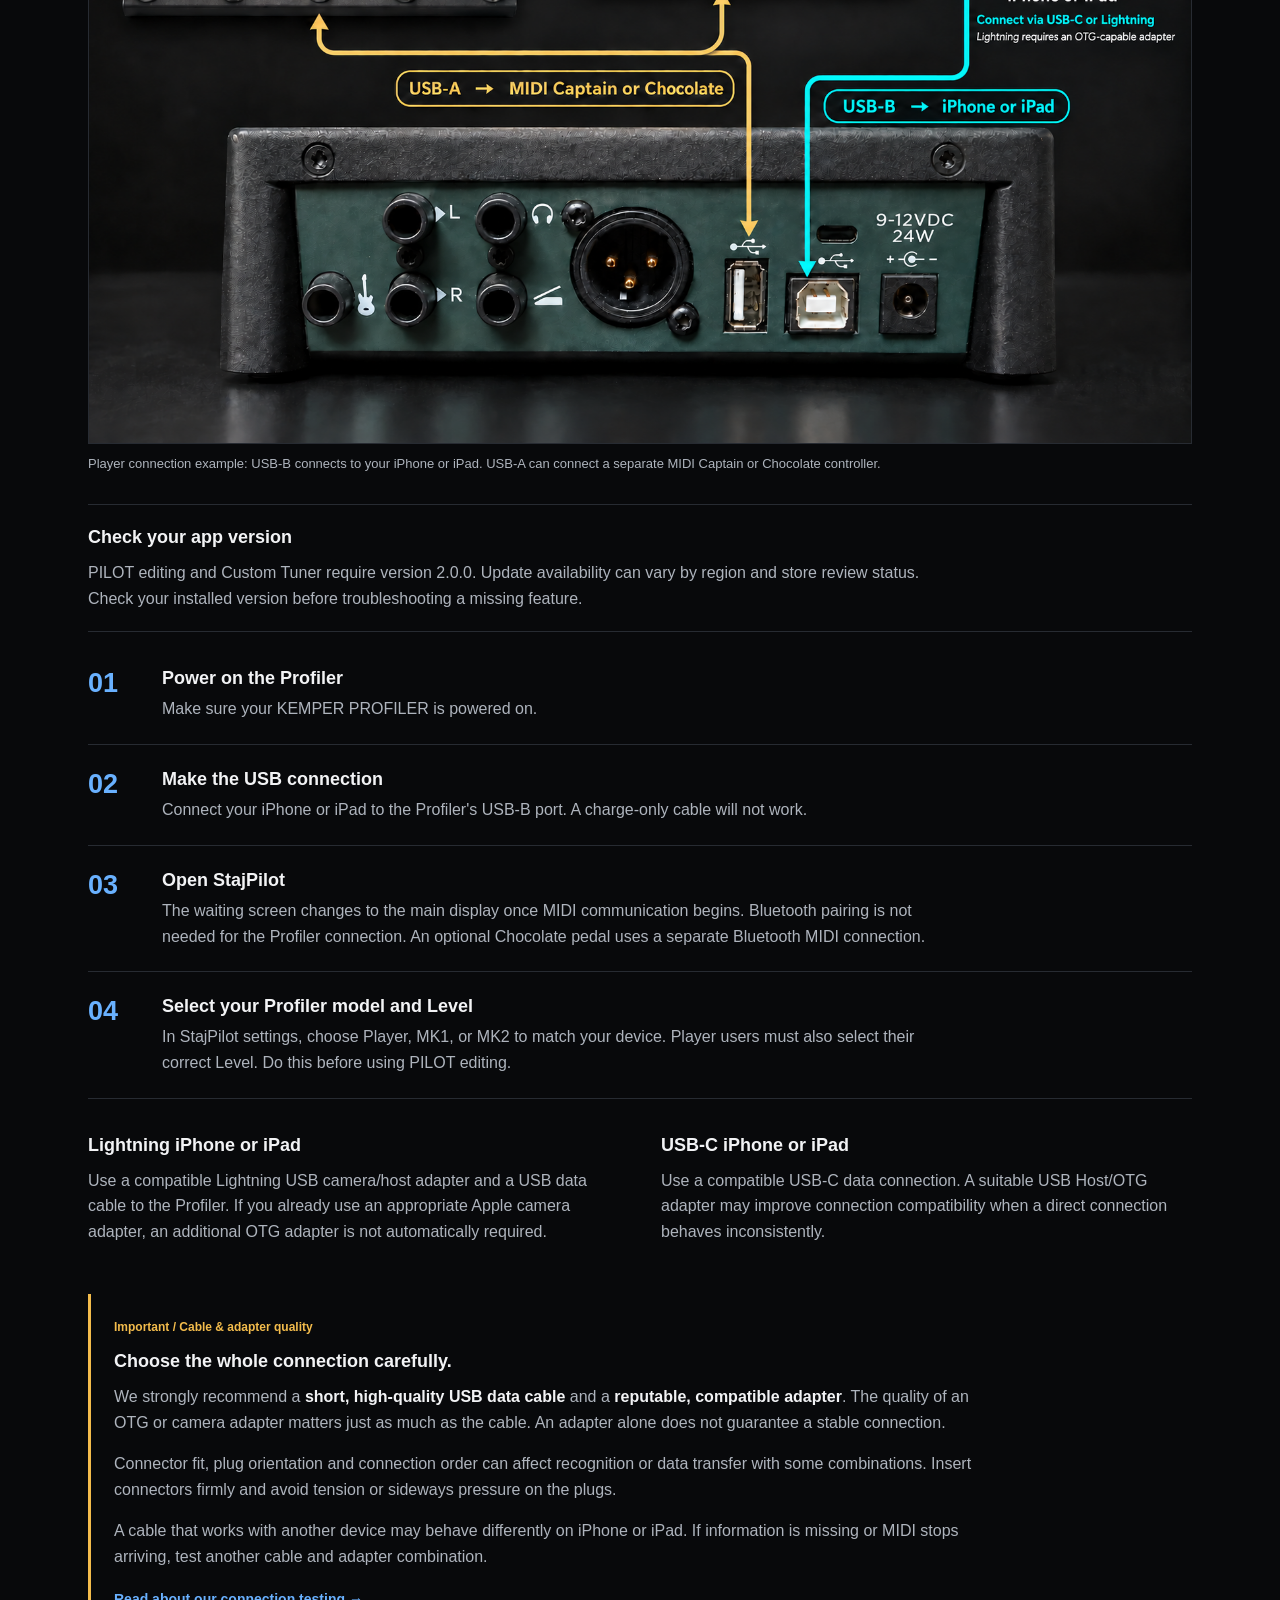
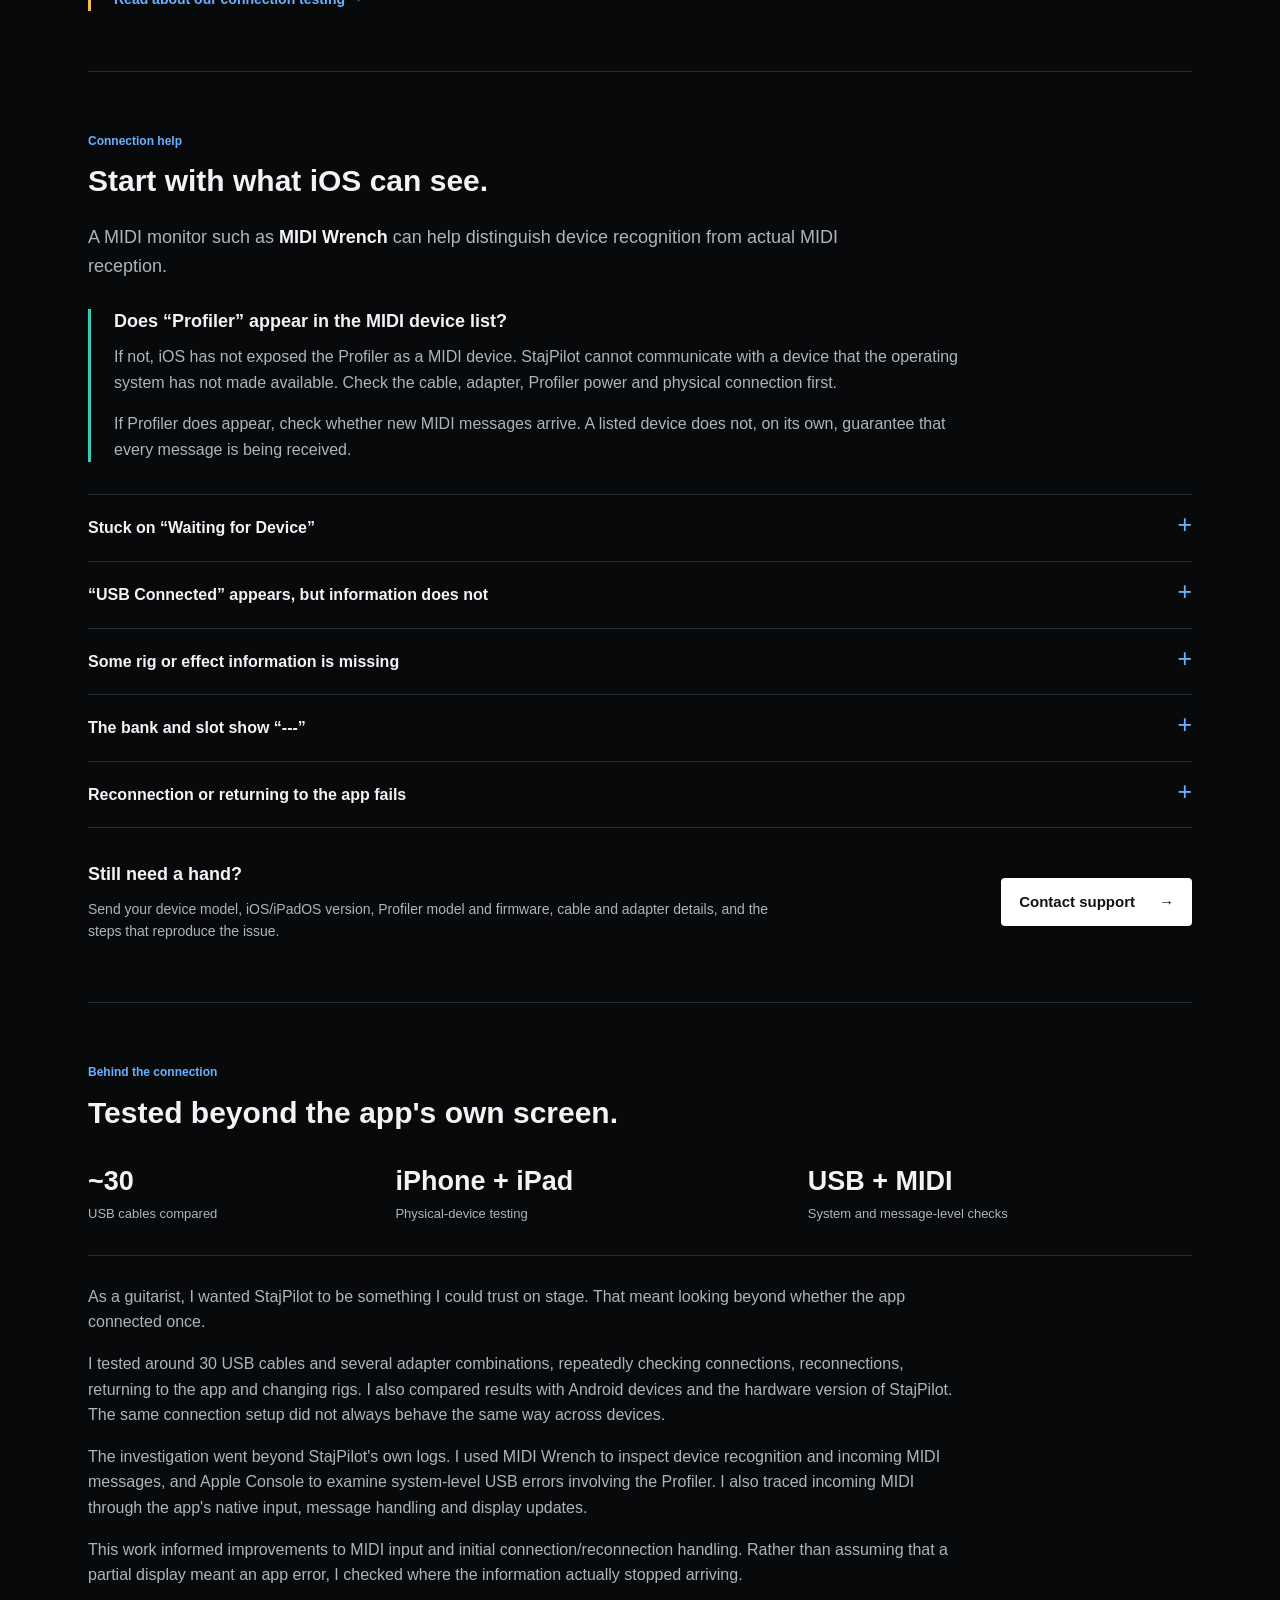
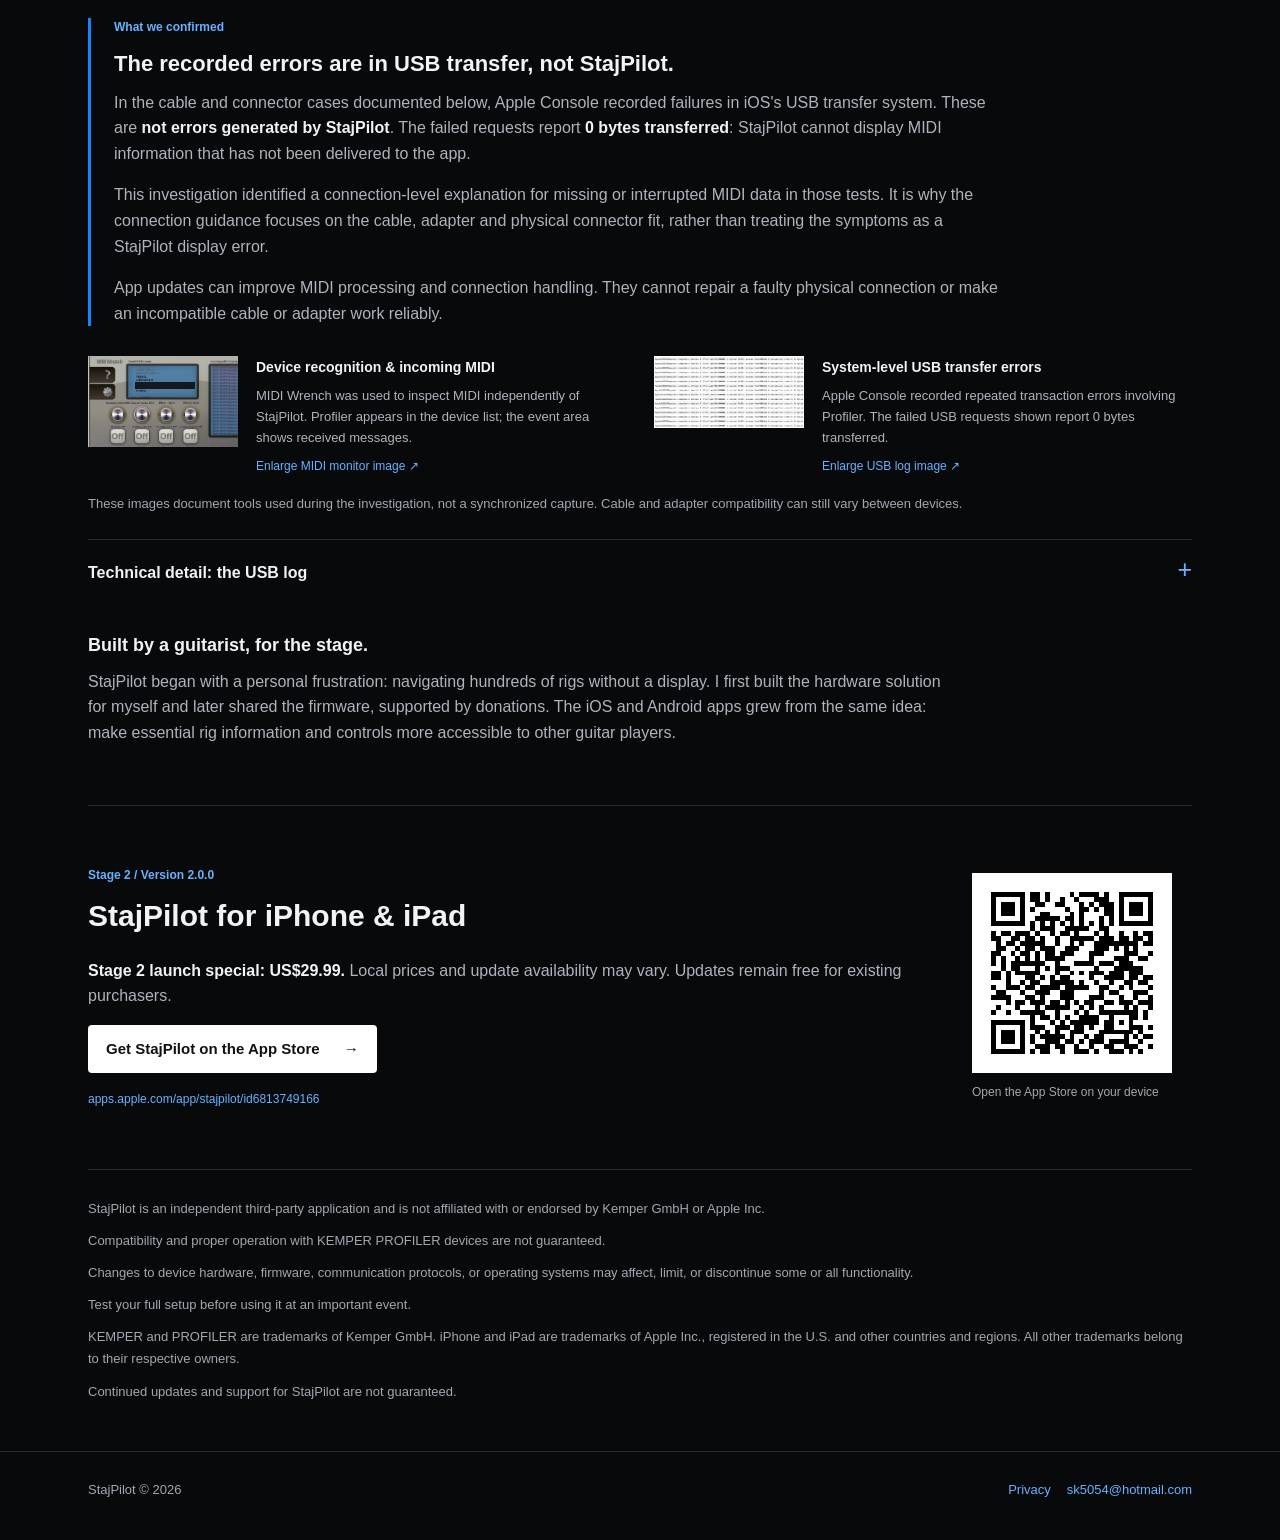
<file: ios/index.html>
<!DOCTYPE html>
<html lang="en">
<head>
  <meta charset="UTF-8">
  <meta name="viewport" content="width=device-width, initial-scale=1">
  <title>StajPilot for iPhone &amp; iPad | Stage 2 PILOT Editing</title>
  <meta name="description" content="STAJ performance control, PILOT editing, Song Mode and Custom Tuner for KEMPER PROFILER Player, Stage, Head and Rack on iPhone and iPad.">
  <meta property="og:title" content="StajPilot for iPhone &amp; iPad">
  <meta property="og:description" content="StajPilot Stage 2: STAJ for performance, PILOT for editing. Song Mode, web Song Editor and Custom Tuner. Launch special: US$29.99.">
  <meta property="og:image" content="https://stajd.github.io/stajpilot/assets/images/wifi-staj-2-0-7.png">
  <meta property="og:url" content="https://stajd.github.io/stajpilot/ios/">
  <meta property="og:type" content="website">
  <link rel="canonical" href="https://stajd.github.io/stajpilot/ios/">
  <link rel="stylesheet" href="../assets/styles.css">
  <link rel="stylesheet" href="./ios.css?v=wifi-20261126">
  <link rel="stylesheet" href="../assets/stage2.css">
  <link rel="stylesheet" href="../assets/quick-connect.css?v=20261105">
  <script src="./ios.js" defer></script>
</head>
<body class="ios-page">
  <a class="skip-link" href="#main">Skip to content</a>
  <header class="site-header">
    <div class="header-inner">
      <a class="brand" href="../index.html" aria-label="StajPilot home"><img src="../assets/images/stajpilot-wordmark.png" width="458" height="108" alt="StajPilot"></a>
      <nav class="site-nav" aria-label="Primary">
        <a href="../index.html">Home</a><a href="./index.html" aria-current="page">iPhone &amp; iPad</a><a href="../android/index.html">Android</a><a href="../editor/index.html">Song Editor</a><a href="../support/index.html">Support</a><a href="../privacy/index.html">Privacy</a>
      </nav>
    </div>
  </header>
  <main id="main">
    <section class="intro" aria-labelledby="page-title">
      <p class="eyebrow">iPhone &amp; iPad / Wi-Fi &amp; USB MIDI</p>
      <h1 id="page-title">StajPilot for iPhone &amp; iPad</h1>
      <p class="intro-copy"><strong>STAJ for performance. PILOT for editing.</strong> A display, MIDI controller, and editor for KEMPER PROFILER Player, Stage, Head, and Rack, including MK1 and MK2 modes.</p>
      <div class="intro-actions"><a class="download-link" href="https://apps.apple.com/app/stajpilot/id6813749166">Get StajPilot on the App Store <span aria-hidden="true">&rarr;</span></a><a class="quiet-link quick-connect-link" href="#quick-connect">Quick Connection Guide <span aria-hidden="true">&darr;</span></a></div>
      <section class="quick-connect" id="quick-connect" aria-labelledby="quick-connect-title">
        <div class="quick-connect-heading"><h2 id="quick-connect-title">Quick Connection Guide: USB MIDI</h2><p>For Wi-Fi, first join your KEMPER's Wi-Fi in your device settings, then choose Wi-Fi in StajPilot. <a href="../index.html#update-2-0-7">Read the Wi-Fi connection notice.</a> The three steps below are for USB MIDI.</p></div>
        <ol class="quick-connect-steps">
          <li><h3><span aria-hidden="true">01</span> Connect to Kemper USB-B</h3><p>Power on your Kemper. Connect your iPhone/iPad to its <strong>USB-B port</strong> with a data-capable cable.</p><p><strong>USB-C:</strong> use a compatible data cable or host adapter. <strong>Lightning:</strong> use a compatible USB camera/host adapter and data cable.</p><p>iOS uses <strong>USB-B only</strong>, not Kemper USB-A.</p></li>
          <li><h3><span aria-hidden="true">02</span> Set the Kemper MIDI channel</h3><p>In <strong>Rig Manager</strong>, open the PROFILER's MIDI settings. Set <strong>MIDI Global Channel to 1 or Omni</strong>.</p><p>This is required for StajPilot's bidirectional MIDI SysEx communication.</p></li>
          <li><h3><span aria-hidden="true">03</span> Set DEVICE and PLAYER LEVEL</h3><p><strong>Required:</strong> open <strong>SETTING</strong> (gear button). Set <strong>DEVICE</strong> to <strong>PLAYER</strong>, <strong>MK1</strong>, or <strong>MK2</strong> to match your Kemper.</p><p>Player users: set <strong>PLAYER LEVEL</strong> to your actual <strong>LEVEL I, II, or III</strong>.</p><p>Tap <strong>SAVE</strong> to apply.</p></li>
        </ol>
        <p class="quick-connect-more"><a href="#connect">Detailed USB connection guide</a> &middot; <a href="#troubleshooting">Connection troubleshooting</a></p>
      </section>
      <p class="release-notice"><strong>2.0.7 / Wi-Fi PILOT preview.</strong> Bidirectional rig editing, A/B Morph, effect copy and paste, and user presets. Submitted for review; check the version shown in the App Store for availability.</p>
      <p class="launch-note"><strong>Stage 2 launch special: US$29.99.</strong> Existing purchasers receive updates at no additional cost. Check the App Store for your local price.</p>
      <figure class="main-screen"><a href="../assets/images/wifi-staj-2-0-7.png" target="_blank" rel="noopener"><img src="../assets/images/wifi-staj-2-0-7.png" width="2000" height="1200" fetchpriority="high" alt="Wi-Fi STAJ mode with live effects, Fixed FX Morph ranges, Song labels, gain, main volume and five slots"></a><figcaption>Wi-Fi STAJ mode in 2.0.7. Representative Android tablet capture; layout adapts to your device.</figcaption></figure>
      <ul class="essentials" aria-label="App essentials"><li>Player / Stage / Head / Rack</li><li>Wi-Fi &amp; USB MIDI</li><li>No account</li><li>No subscription</li><li>No internet needed to use the app</li></ul>
    </section>
    <nav class="section-nav" aria-label="On this page"><a href="#quick-connect">Quick Connection Guide</a><a href="#features">Features</a><a href="#connect">Detailed connection guide</a><a href="#troubleshooting">Troubleshooting</a><a href="#testing">Behind the connection</a></nav>

    <section class="page-section" id="features" aria-labelledby="features-title">
      <div class="section-heading"><p class="eyebrow">On stage</p><h2 id="features-title">See your rig. Stay in control.</h2></div>
      <div class="feature-columns">
        <div><h3>Effects, with their actual names</h3><p>See detailed effect names, live on/off states, Effect I-IV assignments, and Player FX1/FX2 badges where supported. Touch a block to control it. Over Wi-Fi, supported Fixed FX states and Morph values update in real time. In USB MIDI mode, Fixed FX states refresh on rig changes; USB MIDI Fixed FX controls are disabled for MK1 and in Browser Mode.</p><h3>Rigs and performance controls</h3><p>Choose Player, MK1, or MK2 in settings. On supported Profiler models, view Performance Mode bank and slot information, navigate banks, and select slots. StajPilot also recognizes Browser Mode and shows rig navigation instead of Performance slots. Rig names, author and amplifier names, gain, tempo, Tap Tempo, and Pedal Morph display keep essential information close at hand.</p></div>
        <div><h3>Custom tuning, your way</h3><p>Choose the LED needle-style display, with integer or decimal cents, or Strobe, with an optional full-screen view. Custom Tuner provides three renameable profiles with E A D G B E open-string offsets from -15.0 to +15.0 cents in 0.1-cent steps. Custom offsets apply to Needle mode; the Standard note and cents remain visible as a reference.</p><h3>Your own Song Mode</h3><p>Store custom song, slot, and sub names for up to 125 songs on your device. Song Mode works with Player banks and Performance slots on larger PROFILER models. Use multilingual names, emoji, and amp images without extra name queries to the Profiler. Browse 25 songs at a time, long-press a song to edit, or use the <a href="../editor/index.html">web Song Editor</a> with file export/import. Normal app updates retain Song data; deleting the app may remove it.</p></div>
      </div>
      <div class="screen-gallery stage2-gallery"><figure><a href="../assets/images/wifi-tuner-led-2-0-7.png" target="_blank" rel="noopener"><img src="../assets/images/wifi-tuner-led-2-0-7.png" width="1280" height="800" loading="lazy" alt="Current full-screen LED tuner showing E and plus 5 cents on a colored LED scale"><span class="sr-only">Open full-size LED tuner image</span></a><figcaption>Current LED tuner in Standard tuning. App-rendered demonstration with a simulated E note at +5 cents.</figcaption></figure><figure><img src="../assets/images/ios-song-editor.png" width="2778" height="1284" loading="lazy" alt="StajPilot Song editor with a song name and five slot name and subname entries"><figcaption>Song Mode: names that make sense to you.</figcaption></figure></div>
      <div class="pilot-intro"><h3>Wi-Fi PILOT: bidirectional rig editing</h3><p>New in 2.0.7: edit Effects, Rig, Input, Fixed FX, Amp, Cabinet, and Output over Wi-Fi, subject to model and Player Level. Work with A/B Morph, copy and paste effects, use available KEMPER presets, and save your own user presets. The existing USB MIDI PILOT mode remains available; its Browser Mode editing restriction is unchanged.</p><figure class="stage2-photo"><a href="../assets/images/wifi-pilot-2-0-7.png" target="_blank" rel="noopener"><img src="../assets/images/wifi-pilot-2-0-7.png" width="2000" height="1200" loading="lazy" alt="Wi-Fi PILOT editing Dual Delay with three rows of controls, A/B Morph endpoints, Copy, Paste and Save Preset"></a><figcaption>Wi-Fi PILOT in 2.0.7, shown on an Android tablet. <a href="https://youtu.be/7rOxPo0fHQs">Watch the Wi-Fi demonstration.</a></figcaption></figure><p class="save-reminder"><strong>Wi-Fi: hold the yellow rig name to save from STAJ or PILOT.</strong></p><p>With USB MIDI, use STORE on the KEMPER itself. Select the correct device and Player Level before editing. Validation is ongoing and some values may differ. <a href="../index.html#before-editing">Read the PILOT editing notes.</a></p></div>
      <div class="streaming-note"><h3>Wi-Fi and USB MIDI</h3><p>Wi-Fi mode reflects supported parameter and effect-state changes in both directions, including Fixed FX Morph on the STAJ display. <a href="../index.html#update-2-0-7">Read the Wi-Fi precautions and connection notice.</a></p><p>USB MIDI works differently: STAJ uses incoming MIDI, and PILOT combines incoming MIDI, targeted requests, and polling where needed. USB MIDI is not fully bidirectional; avoid changing controls on the Profiler itself while editing in USB MIDI PILOT. Some USB MIDI information refreshes on rig changes.</p></div>
      <div class="platform-note"><h3>Choosing between iOS and Android</h3><p>Both platforms offer STAJ and PILOT modes, Song editing, and Custom Tuner in version 2.0.0. External Bluetooth MIDI pedal support is currently limited to M-VAVE Chocolate on both platforms. It does not replace the wired Profiler connection.</p><p>If you want to use a compatible Profiler's USB-A port, Android may be the better choice: supported Android devices can connect as USB MIDI devices and leave USB-B available for a PC running Rig Manager. This USB-A method is not available in the iOS app. Android compatibility and USB MIDI settings vary by device. <a href="../android/index.html">See the Android connection guide.</a></p></div>
      <p class="demo-note"><strong>Explore before connecting.</strong> Tap DEMO at the bottom-right of the waiting screen to explore the interface without hardware. Demo Mode does not send MIDI commands.</p>
    </section>

    <section class="page-section" id="connect" aria-labelledby="connect-title">
      <div class="section-heading"><p class="eyebrow">Getting started</p><h2 id="connect-title">A direct USB connection to your Profiler.</h2></div>
      <p class="section-intro">Connect to the Profiler's <strong>USB-B port</strong> with a short data-capable USB cable and an adapter appropriate for your iPhone or iPad.</p>
      <p class="section-intro"><strong>Physical devices tested:</strong> KEMPER PROFILER Player LV3 and PROFILER Stage MK1. StajPilot was also confirmed working on an iPhone 7 running iOS 15.3. MK2 mode is included, but physical MK2 testing has not yet been completed.</p>
      <figure class="connection-diagram">
        <a href="../assets/images/ios-usb-connections-v2.png" target="_blank" rel="noopener"><img src="../assets/images/ios-usb-connections-v2.png" width="1672" height="941" loading="lazy" decoding="async" alt="USB connection diagram: the Player's USB-B port connects to an iPhone or iPad via USB-C or an OTG-capable Lightning adapter; USB-A connects to a MIDI Captain or Chocolate controller."></a>
        <figcaption>Player connection example: USB-B connects to your iPhone or iPad. USB-A can connect a separate MIDI Captain or Chocolate controller.</figcaption>
      </figure>
      <aside class="version-note" aria-labelledby="version-note-title"><h3 id="version-note-title">Check your app version</h3><p>PILOT editing and Custom Tuner require version 2.0.0. Update availability can vary by region and store review status. Check your installed version before troubleshooting a missing feature.</p></aside>
      <ol class="connection-steps">
        <li><span class="step-number" aria-hidden="true">01</span><div><h3>Power on the Profiler</h3><p>Make sure your KEMPER PROFILER is powered on.</p></div></li>
        <li><span class="step-number" aria-hidden="true">02</span><div><h3>Make the USB connection</h3><p>Connect your iPhone or iPad to the Profiler's USB-B port. A charge-only cable will not work.</p></div></li>
        <li><span class="step-number" aria-hidden="true">03</span><div><h3>Open StajPilot</h3><p>The waiting screen changes to the main display once MIDI communication begins. Bluetooth pairing is not needed for the Profiler connection. An optional Chocolate pedal uses a separate Bluetooth MIDI connection.</p></div></li>
        <li><span class="step-number" aria-hidden="true">04</span><div><h3>Select your Profiler model and Level</h3><p>In StajPilot settings, choose Player, MK1, or MK2 to match your device. Player users must also select their correct Level. Do this before using PILOT editing.</p></div></li>
      </ol>
      <div class="connection-types"><div><h3>Lightning iPhone or iPad</h3><p>Use a compatible Lightning USB camera/host adapter and a USB data cable to the Profiler. If you already use an appropriate Apple camera adapter, an additional OTG adapter is not automatically required.</p></div><div><h3>USB-C iPhone or iPad</h3><p>Use a compatible USB-C data connection. A suitable USB Host/OTG adapter may improve connection compatibility when a direct connection behaves inconsistently.</p></div></div>
      <aside class="cable-guidance" aria-labelledby="cable-title"><p class="eyebrow">Important / Cable &amp; adapter quality</p><h3 id="cable-title">Choose the whole connection carefully.</h3><p>We strongly recommend a <strong>short, high-quality USB data cable</strong> and a <strong>reputable, compatible adapter</strong>. The quality of an OTG or camera adapter matters just as much as the cable. An adapter alone does not guarantee a stable connection.</p><p>Connector fit, plug orientation and connection order can affect recognition or data transfer with some combinations. Insert connectors firmly and avoid tension or sideways pressure on the plugs.</p><p>A cable that works with another device may behave differently on iPhone or iPad. If information is missing or MIDI stops arriving, test another cable and adapter combination.</p><a href="#testing">Read about our connection testing <span aria-hidden="true">&rarr;</span></a></aside>
    </section>

    <section class="page-section" id="troubleshooting" aria-labelledby="troubleshooting-title">
      <div class="section-heading"><p class="eyebrow">Connection help</p><h2 id="troubleshooting-title">Start with what iOS can see.</h2></div>
      <p class="section-intro">A MIDI monitor such as <strong>MIDI Wrench</strong> can help distinguish device recognition from actual MIDI reception.</p>
      <div class="recognition-check"><h3>Does “Profiler” appear in the MIDI device list?</h3><p>If not, iOS has not exposed the Profiler as a MIDI device. StajPilot cannot communicate with a device that the operating system has not made available. Check the cable, adapter, Profiler power and physical connection first.</p><p>If Profiler does appear, check whether new MIDI messages arrive. A listed device does not, on its own, guarantee that every message is being received.</p></div>
      <div class="faq-list">
        <details><summary>Stuck on “Waiting for Device”</summary><div class="faq-answer"><p>Confirm the Profiler is on, the cable supports data, and you are connected to its USB-B port. Check for Profiler in a MIDI monitor. If it is absent, try a different short data cable and compatible adapter.</p></div></details>
        <details><summary>“USB Connected” appears, but information does not</summary><div class="faq-answer"><p>Connection detection is not confirmation of active MIDI streaming or complete data reception. Check for new messages in a MIDI monitor, then reconnect and try another cable/adapter combination if necessary.</p></div></details>
        <details><summary>Some rig or effect information is missing</summary><div class="faq-answer"><p>A partial display does not prove that the whole connection is working correctly. Check incoming MIDI, connector fit and cable strain. Try a different cable and adapter, and note which information is missing when contacting support.</p></div></details>
        <details><summary>The bank and slot show “---”</summary><div class="faq-answer"><p>The current bank/slot number has not been established. Version 1.0.2 queries the current position when available but avoids presenting an unconfirmed number as current. This does not, by itself, mean all MIDI communication has stopped. The app can still display received rig/effect information, and slot controls remain available.</p></div></details>
        <details><summary>Reconnection or returning to the app fails</summary><div class="faq-answer"><p>Close StajPilot fully, disconnect the USB connection, confirm the Profiler is on, reconnect, then reopen the app. If the behavior depends on plug orientation or connection order, test a different compatible host adapter. Record the exact sequence if the problem persists.</p></div></details>
      </div>
      <div class="support-row"><div><h3>Still need a hand?</h3><p>Send your device model, iOS/iPadOS version, Profiler model and firmware, cable and adapter details, and the steps that reproduce the issue.</p></div><a class="download-link" href="../support/index.html">Contact support <span aria-hidden="true">&rarr;</span></a></div>
    </section>

    <section class="page-section" id="testing" aria-labelledby="testing-title">
      <div class="section-heading"><p class="eyebrow">Behind the connection</p><h2 id="testing-title">Tested beyond the app's own screen.</h2></div>
      <div class="testing-stats" aria-label="Scope of testing"><div><strong>~30</strong><span>USB cables compared</span></div><div><strong>iPhone + iPad</strong><span>Physical-device testing</span></div><div><strong>USB + MIDI</strong><span>System and message-level checks</span></div></div>
      <div class="story-copy"><p>As a guitarist, I wanted StajPilot to be something I could trust on stage. That meant looking beyond whether the app connected once.</p><p>I tested around 30 USB cables and several adapter combinations, repeatedly checking connections, reconnections, returning to the app and changing rigs. I also compared results with Android devices and the hardware version of StajPilot. The same connection setup did not always behave the same way across devices.</p><p>The investigation went beyond StajPilot's own logs. I used MIDI Wrench to inspect device recognition and incoming MIDI messages, and Apple Console to examine system-level USB errors involving the Profiler. I also traced incoming MIDI through the app's native input, message handling and display updates.</p><p>This work informed improvements to MIDI input and initial connection/reconnection handling. Rather than assuming that a partial display meant an app error, I checked where the information actually stopped arriving.</p></div>
      <aside class="usb-explanation" aria-labelledby="usb-errors-title"><p class="eyebrow">What we confirmed</p><h3 id="usb-errors-title">The recorded errors are in USB transfer, not StajPilot.</h3><p>In the cable and connector cases documented below, Apple Console recorded failures in iOS's USB transfer system. These are <strong>not errors generated by StajPilot</strong>. The failed requests report <strong>0 bytes transferred</strong>: StajPilot cannot display MIDI information that has not been delivered to the app.</p><p>This investigation identified a connection-level explanation for missing or interrupted MIDI data in those tests. It is why the connection guidance focuses on the cable, adapter and physical connector fit, rather than treating the symptoms as a StajPilot display error.</p><p>App updates can improve MIDI processing and connection handling. They cannot repair a faulty physical connection or make an incompatible cable or adapter work reliably.</p></aside>
      <div class="evidence-grid">
        <figure class="evidence-figure"><div class="evidence-image midi-evidence"><img src="../assets/images/ios-midi-wrench-profiler.webp" width="1532" height="922" loading="lazy" alt="MIDI Wrench lists Profiler as a CoreMIDI device and shows incoming MIDI events. Unrelated personal device names are covered."><span class="device-name-cover" aria-hidden="true"></span></div><figcaption><strong>Device recognition &amp; incoming MIDI</strong>MIDI Wrench was used to inspect MIDI independently of StajPilot. Profiler appears in the device list; the event area shows received messages.</figcaption><button class="image-zoom" type="button" data-enlarge>Enlarge MIDI monitor image <span aria-hidden="true">&nearr;</span></button></figure>
        <figure class="evidence-figure"><div class="evidence-image"><img src="../assets/images/ios-usb-transaction-error-log.webp" width="1846" height="876" loading="lazy" alt="AppleUSBIORequest log entries for Profiler endpoint 0x83 report status 0xe00002ed, transaction error, with 0 bytes transferred"></div><figcaption><strong>System-level USB transfer errors</strong>Apple Console recorded repeated transaction errors involving Profiler. The failed USB requests shown report 0 bytes transferred.</figcaption><button class="image-zoom" type="button" data-enlarge>Enlarge USB log image <span aria-hidden="true">&nearr;</span></button></figure>
      </div>
      <p class="evidence-note">These images document tools used during the investigation, not a synchronized capture. Cable and adapter compatibility can still vary between devices.</p>
      <details class="technical-note"><summary>Technical detail: the USB log</summary><div class="faq-answer"><p>The captured entries identify <code>Profiler@00100000</code>, endpoint <code>0x83</code>, and status <code>0xe00002ed (transaction error)</code>. The byte count applies to the failed requests shown. The log records a failed USB transfer; it does not identify the exact electrical cause.</p></div></details>
      <div class="origin-story"><h3>Built by a guitarist, for the stage.</h3><p>StajPilot began with a personal frustration: navigating hundreds of rigs without a display. I first built the hardware solution for myself and later shared the firmware, supported by donations. The iOS and Android apps grew from the same idea: make essential rig information and controls more accessible to other guitar players.</p></div>
    </section>

    <section class="page-section download-section" id="download" aria-labelledby="download-title"><div><p class="eyebrow">Stage 2 / Version 2.0.0</p><h2 id="download-title">StajPilot for iPhone &amp; iPad</h2><p><strong>Stage 2 launch special: US$29.99.</strong> Local prices and update availability may vary. Updates remain free for existing purchasers.</p><a class="download-link" href="https://apps.apple.com/app/stajpilot/id6813749166">Get StajPilot on the App Store <span aria-hidden="true">&rarr;</span></a><p class="store-address"><a href="https://apps.apple.com/app/stajpilot/id6813749166">apps.apple.com/app/stajpilot/id6813749166</a></p></div><figure class="store-qr"><img src="../assets/images/ios-app-store-qr.png" width="420" height="420" loading="lazy" alt="QR code linking to StajPilot on the App Store"><figcaption>Open the App Store on your device</figcaption></figure></section>
    <section class="legal" aria-label="Compatibility and trademark notice">
      <p>StajPilot is an independent third-party application and is not affiliated with or endorsed by Kemper GmbH or Apple Inc.</p>
      <p>Compatibility and proper operation with KEMPER PROFILER devices are not guaranteed.</p>
      <p>Changes to device hardware, firmware, communication protocols, or operating systems may affect, limit, or discontinue some or all functionality.</p>
      <p>Test your full setup before using it at an important event.</p>
      <p>KEMPER and PROFILER are trademarks of Kemper GmbH. iPhone and iPad are trademarks of Apple Inc., registered in the U.S. and other countries and regions. All other trademarks belong to their respective owners.</p>
      <p>Continued updates and support for StajPilot are not guaranteed.</p>
    </section>
  </main>
  <dialog class="image-dialog" aria-labelledby="image-dialog-title"><div class="dialog-toolbar"><h2 id="image-dialog-title">Connection testing</h2><button type="button" data-close>Close <span aria-hidden="true">&times;</span></button></div><div class="dialog-content"></div></dialog>
  <footer class="site-footer"><div class="footer-inner"><div>StajPilot &copy; 2026</div><div class="footer-links"><a href="../privacy/index.html">Privacy</a><a href="mailto:sk5054@hotmail.com">sk5054@hotmail.com</a></div></div></footer>
</body>
</html>
</file>
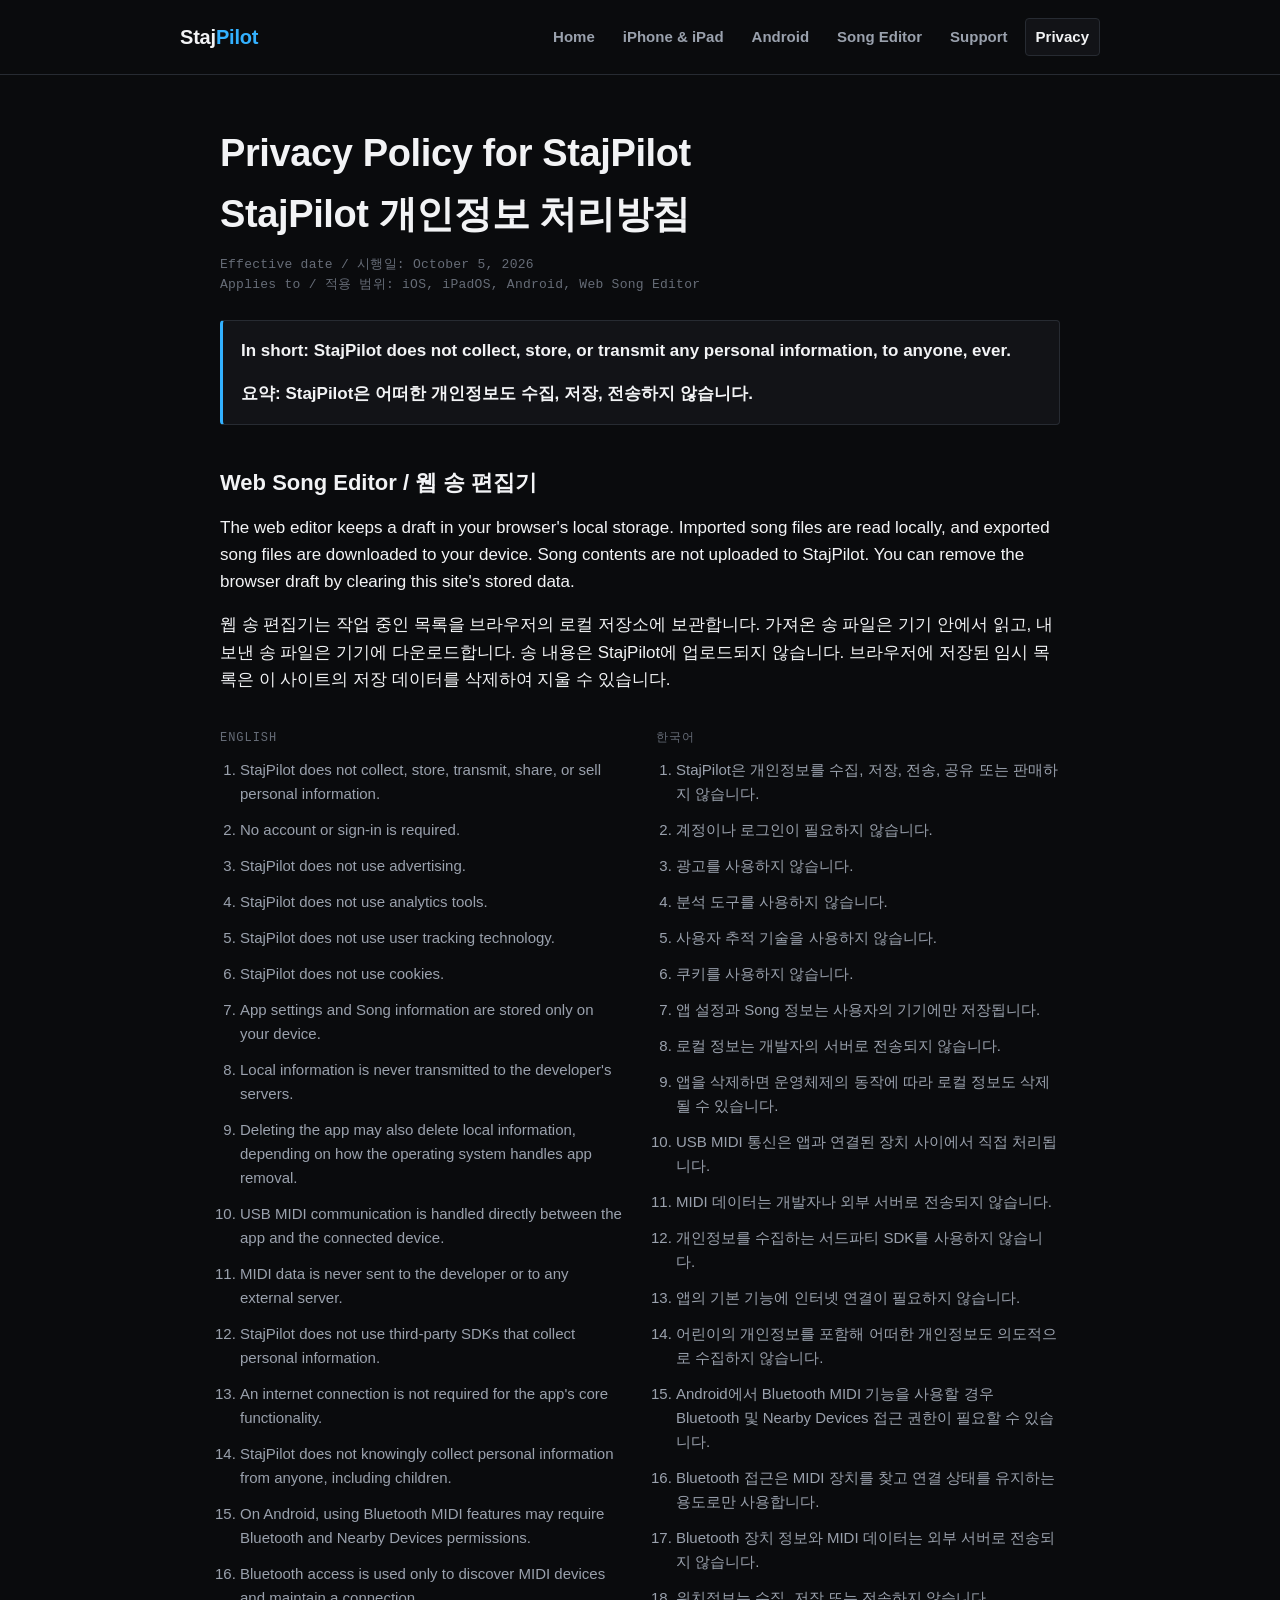
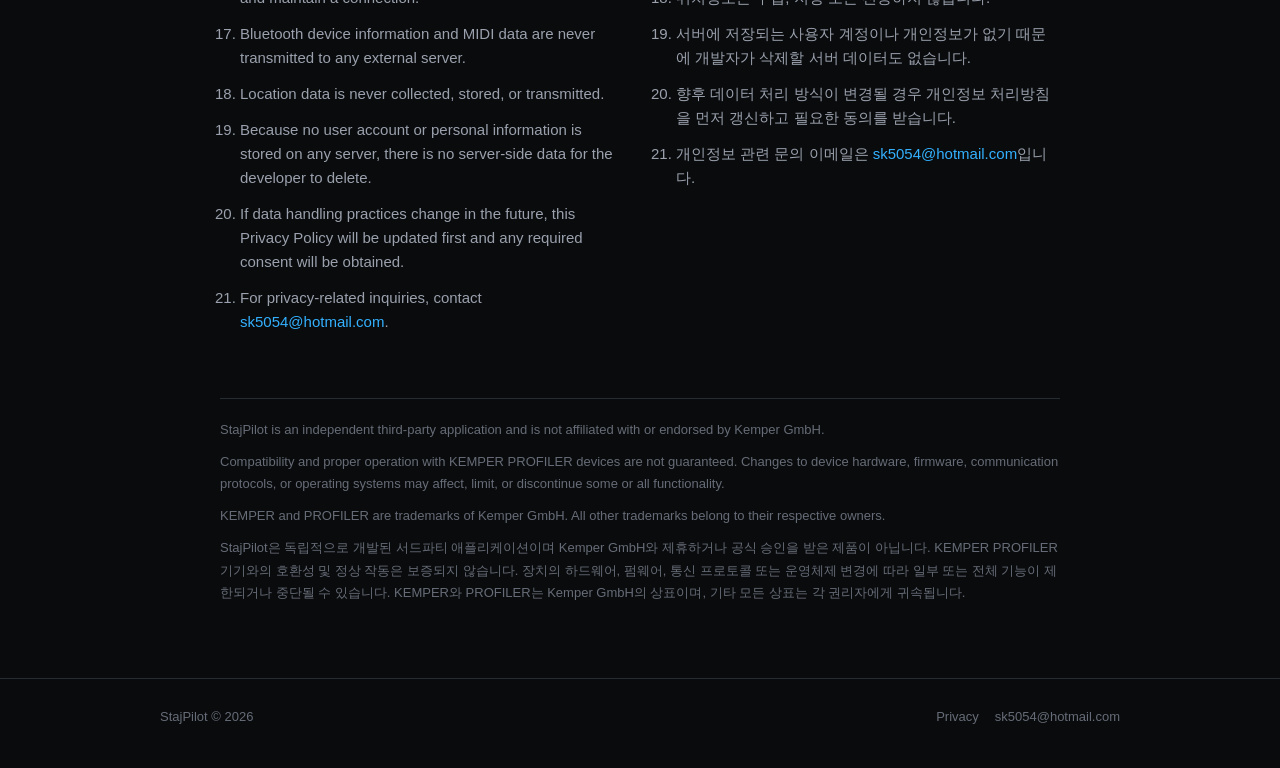
<file: privacy/index.html>
<!DOCTYPE html>
<html lang="en">
<head>
<meta charset="UTF-8">
<meta name="viewport" content="width=device-width, initial-scale=1">
<title>StajPilot Privacy Policy</title>
<meta name="description" content="Privacy Policy for StajPilot, covering iOS, iPadOS, and Android. StajPilot does not collect, store, or transmit personal information.">
<link rel="stylesheet" href="../assets/styles.css">
</head>
<body>

<header class="site-header">
  <div class="header-inner">
    <div class="wordmark">Staj<span class="pilot">Pilot</span></div>
    <nav class="site-nav" aria-label="Primary">
      <a href="../index.html">Home</a>
      <a href="../ios/index.html">iPhone &amp; iPad</a>
      <a href="../android/index.html">Android</a>
      <a href="../editor/index.html">Song Editor</a>
      <a href="../support/index.html">Support</a>
      <a href="../privacy/index.html" aria-current="page">Privacy</a>
    </nav>
  </div>
</header>

<main class="wide">
  <h1>Privacy Policy for StajPilot<br>StajPilot 개인정보 처리방침</h1>
  <p class="meta">Effective date / 시행일: October 5, 2026<br>
  Applies to / 적용 범위: iOS, iPadOS, Android, Web Song Editor</p>

  <div class="notice" style="margin-top:24px;">
    <p><strong>In short: StajPilot does not collect, store, or transmit any personal information, to anyone, ever.</strong></p>
    <p lang="ko"><strong>요약: StajPilot은 어떠한 개인정보도 수집, 저장, 전송하지 않습니다.</strong></p>
  </div>

  <h2>Web Song Editor / 웹 송 편집기</h2>
  <p>The web editor keeps a draft in your browser's local storage. Imported song files are read locally, and exported song files are downloaded to your device. Song contents are not uploaded to StajPilot. You can remove the browser draft by clearing this site's stored data.</p>
  <p lang="ko">웹 송 편집기는 작업 중인 목록을 브라우저의 로컬 저장소에 보관합니다. 가져온 송 파일은 기기 안에서 읽고, 내보낸 송 파일은 기기에 다운로드합니다. 송 내용은 StajPilot에 업로드되지 않습니다. 브라우저에 저장된 임시 목록은 이 사이트의 저장 데이터를 삭제하여 지울 수 있습니다.</p>

  <div class="bilingual" style="margin-top:36px;">
    <div>
      <span class="lang-label">English</span>
      <ol>
        <li>StajPilot does not collect, store, transmit, share, or sell personal information.</li>
        <li>No account or sign-in is required.</li>
        <li>StajPilot does not use advertising.</li>
        <li>StajPilot does not use analytics tools.</li>
        <li>StajPilot does not use user tracking technology.</li>
        <li>StajPilot does not use cookies.</li>
        <li>App settings and Song information are stored only on your device.</li>
        <li>Local information is never transmitted to the developer's servers.</li>
        <li>Deleting the app may also delete local information, depending on how the operating system handles app removal.</li>
        <li>USB MIDI communication is handled directly between the app and the connected device.</li>
        <li>MIDI data is never sent to the developer or to any external server.</li>
        <li>StajPilot does not use third-party SDKs that collect personal information.</li>
        <li>An internet connection is not required for the app's core functionality.</li>
        <li>StajPilot does not knowingly collect personal information from anyone, including children.</li>
        <li>On Android, using Bluetooth MIDI features may require Bluetooth and Nearby Devices permissions.</li>
        <li>Bluetooth access is used only to discover MIDI devices and maintain a connection.</li>
        <li>Bluetooth device information and MIDI data are never transmitted to any external server.</li>
        <li>Location data is never collected, stored, or transmitted.</li>
        <li>Because no user account or personal information is stored on any server, there is no server-side data for the developer to delete.</li>
        <li>If data handling practices change in the future, this Privacy Policy will be updated first and any required consent will be obtained.</li>
        <li>For privacy-related inquiries, contact <a href="mailto:sk5054@hotmail.com">sk5054@hotmail.com</a>.</li>
      </ol>
    </div>
    <div lang="ko">
      <span class="lang-label">한국어</span>
      <ol>
        <li>StajPilot은 개인정보를 수집, 저장, 전송, 공유 또는 판매하지 않습니다.</li>
        <li>계정이나 로그인이 필요하지 않습니다.</li>
        <li>광고를 사용하지 않습니다.</li>
        <li>분석 도구를 사용하지 않습니다.</li>
        <li>사용자 추적 기술을 사용하지 않습니다.</li>
        <li>쿠키를 사용하지 않습니다.</li>
        <li>앱 설정과 Song 정보는 사용자의 기기에만 저장됩니다.</li>
        <li>로컬 정보는 개발자의 서버로 전송되지 않습니다.</li>
        <li>앱을 삭제하면 운영체제의 동작에 따라 로컬 정보도 삭제될 수 있습니다.</li>
        <li>USB MIDI 통신은 앱과 연결된 장치 사이에서 직접 처리됩니다.</li>
        <li>MIDI 데이터는 개발자나 외부 서버로 전송되지 않습니다.</li>
        <li>개인정보를 수집하는 서드파티 SDK를 사용하지 않습니다.</li>
        <li>앱의 기본 기능에 인터넷 연결이 필요하지 않습니다.</li>
        <li>어린이의 개인정보를 포함해 어떠한 개인정보도 의도적으로 수집하지 않습니다.</li>
        <li>Android에서 Bluetooth MIDI 기능을 사용할 경우 Bluetooth 및 Nearby Devices 접근 권한이 필요할 수 있습니다.</li>
        <li>Bluetooth 접근은 MIDI 장치를 찾고 연결 상태를 유지하는 용도로만 사용합니다.</li>
        <li>Bluetooth 장치 정보와 MIDI 데이터는 외부 서버로 전송되지 않습니다.</li>
        <li>위치정보는 수집, 저장 또는 전송하지 않습니다.</li>
        <li>서버에 저장되는 사용자 계정이나 개인정보가 없기 때문에 개발자가 삭제할 서버 데이터도 없습니다.</li>
        <li>향후 데이터 처리 방식이 변경될 경우 개인정보 처리방침을 먼저 갱신하고 필요한 동의를 받습니다.</li>
        <li>개인정보 관련 문의 이메일은 <a href="mailto:sk5054@hotmail.com">sk5054@hotmail.com</a>입니다.</li>
      </ol>
    </div>
  </div>

  <div class="legal">
    <p>StajPilot is an independent third-party application and is not affiliated with or endorsed by Kemper GmbH.</p>
    <p>Compatibility and proper operation with KEMPER PROFILER devices are not guaranteed. Changes to device hardware, firmware, communication protocols, or operating systems may affect, limit, or discontinue some or all functionality.</p>
    <p>KEMPER and PROFILER are trademarks of Kemper GmbH. All other trademarks belong to their respective owners.</p>
    <p lang="ko">StajPilot은 독립적으로 개발된 서드파티 애플리케이션이며 Kemper GmbH와 제휴하거나 공식 승인을 받은 제품이 아닙니다. KEMPER PROFILER 기기와의 호환성 및 정상 작동은 보증되지 않습니다. 장치의 하드웨어, 펌웨어, 통신 프로토콜 또는 운영체제 변경에 따라 일부 또는 전체 기능이 제한되거나 중단될 수 있습니다. KEMPER와 PROFILER는 Kemper GmbH의 상표이며, 기타 모든 상표는 각 권리자에게 귀속됩니다.</p>
  </div>
</main>

<footer class="site-footer">
  <div class="footer-inner">
    <div>StajPilot &copy; 2026</div>
    <div class="footer-links">
      <a href="../privacy/index.html">Privacy</a>
      <a href="mailto:sk5054@hotmail.com">sk5054@hotmail.com</a>
    </div>
  </div>
</footer>

</body>
</html>
</file>
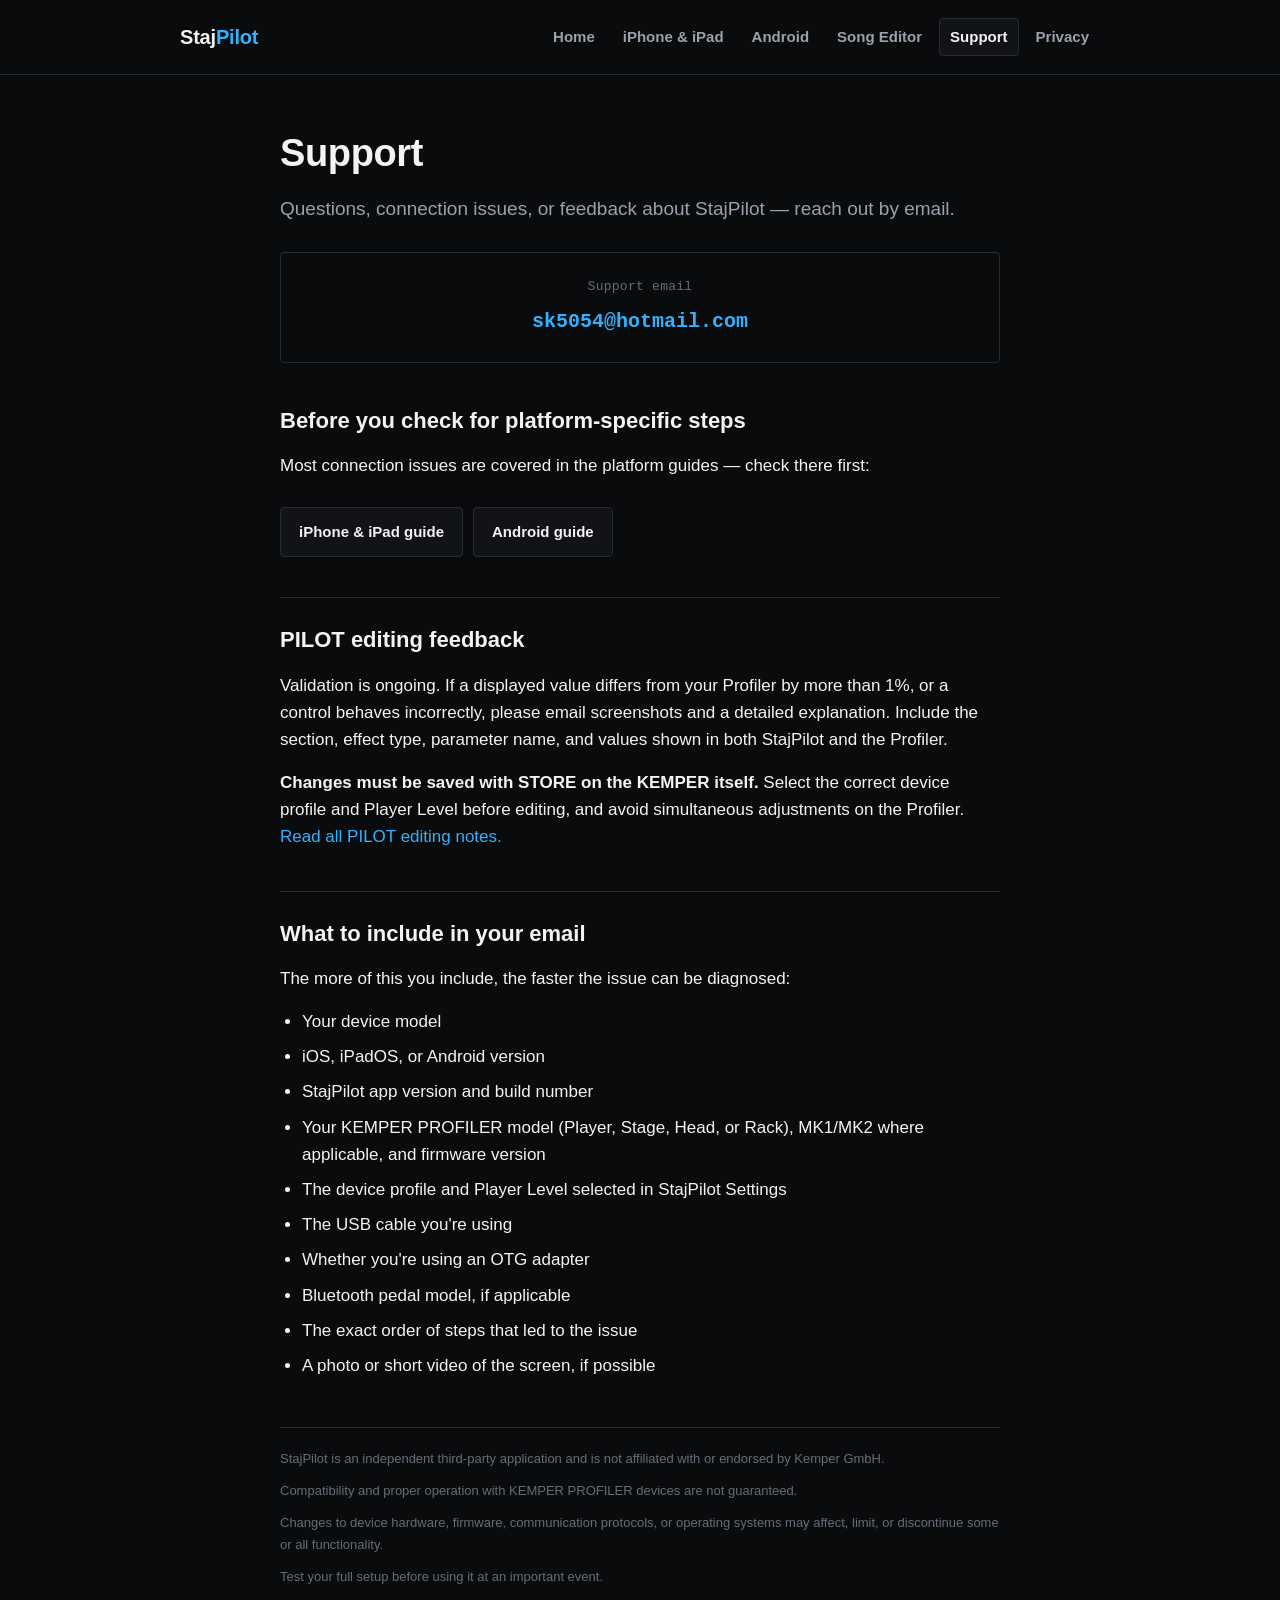
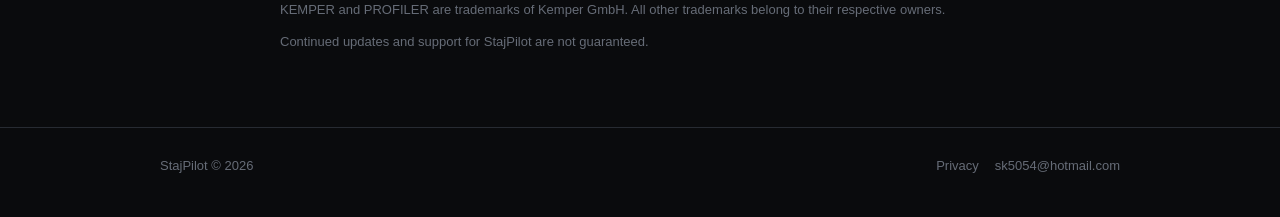
<file: support/index.html>
<!DOCTYPE html>
<html lang="en">
<head>
<meta charset="UTF-8">
<meta name="viewport" content="width=device-width, initial-scale=1">
<title>StajPilot Support</title>
<meta name="description" content="Contact StajPilot support for KEMPER PROFILER Player, Stage, Head, and Rack on iPhone, iPad, and Android.">
<link rel="stylesheet" href="../assets/styles.css">
</head>
<body>

<header class="site-header">
  <div class="header-inner">
    <div class="wordmark">Staj<span class="pilot">Pilot</span></div>
    <nav class="site-nav" aria-label="Primary">
      <a href="../index.html">Home</a>
      <a href="../ios/index.html">iPhone &amp; iPad</a>
      <a href="../android/index.html">Android</a>
      <a href="../editor/index.html">Song Editor</a>
      <a href="../support/index.html" aria-current="page">Support</a>
      <a href="../privacy/index.html">Privacy</a>
    </nav>
  </div>
</header>

<main>
  <h1>Support</h1>
  <p class="lede">Questions, connection issues, or feedback about StajPilot — reach out by email.</p>

  <div class="contact-block">
    <div class="meta" style="margin-bottom:8px;">Support email</div>
    <a class="email-link" href="mailto:sk5054@hotmail.com">sk5054@hotmail.com</a>
  </div>

  <h2>Before you check for platform-specific steps</h2>
  <p>Most connection issues are covered in the platform guides — check there first:</p>
  <div class="btn-row">
    <a class="btn" href="../ios/index.html">iPhone &amp; iPad guide</a>
    <a class="btn" href="../android/index.html">Android guide</a>
  </div>

  <h2>PILOT editing feedback</h2>
  <p>Validation is ongoing. If a displayed value differs from your Profiler by more than 1%, or a control behaves incorrectly, please email screenshots and a detailed explanation. Include the section, effect type, parameter name, and values shown in both StajPilot and the Profiler.</p>
  <p><strong>Changes must be saved with STORE on the KEMPER itself.</strong> Select the correct device profile and Player Level before editing, and avoid simultaneous adjustments on the Profiler. <a href="../index.html#before-editing">Read all PILOT editing notes.</a></p>

  <h2>What to include in your email</h2>
  <p>The more of this you include, the faster the issue can be diagnosed:</p>
  <ul>
    <li>Your device model</li>
    <li>iOS, iPadOS, or Android version</li>
    <li>StajPilot app version and build number</li>
    <li>Your KEMPER PROFILER model (Player, Stage, Head, or Rack), MK1/MK2 where applicable, and firmware version</li>
    <li>The device profile and Player Level selected in StajPilot Settings</li>
    <li>The USB cable you're using</li>
    <li>Whether you're using an OTG adapter</li>
    <li>Bluetooth pedal model, if applicable</li>
    <li>The exact order of steps that led to the issue</li>
    <li>A photo or short video of the screen, if possible</li>
  </ul>

  <div class="legal">
    <p>StajPilot is an independent third-party application and is not affiliated with or endorsed by Kemper GmbH.</p>
    <p>Compatibility and proper operation with KEMPER PROFILER devices are not guaranteed.</p>
    <p>Changes to device hardware, firmware, communication protocols, or operating systems may affect, limit, or discontinue some or all functionality.</p>
    <p>Test your full setup before using it at an important event.</p>
    <p>KEMPER and PROFILER are trademarks of Kemper GmbH. All other trademarks belong to their respective owners.</p>
    <p>Continued updates and support for StajPilot are not guaranteed.</p>
  </div>
</main>

<footer class="site-footer">
  <div class="footer-inner">
    <div>StajPilot &copy; 2026</div>
    <div class="footer-links">
      <a href="../privacy/index.html">Privacy</a>
      <a href="mailto:sk5054@hotmail.com">sk5054@hotmail.com</a>
    </div>
  </div>
</footer>

</body>
</html>
</file>
<file: assets/styles.css>
/* StajPilot support site — shared stylesheet
   System fonts only, no external CDN, no gradients, minimal rounding. */

:root {
  --bg: #0a0b0d;
  --panel: #121317;
  --border: #272b32;
  --ink: #f2f3f5;
  --ink-dim: #9aa1ad;
  --ink-faint: #666c77;
  --accent: #33b1ff;
  --accent-2: #22d3ee;
  --radius: 4px;
  --max-w: 760px;
  --sans: -apple-system, BlinkMacSystemFont, "Segoe UI", Roboto, Helvetica, Arial, sans-serif;
  --mono: ui-monospace, "SF Mono", "Segoe UI Mono", Menlo, Consolas, monospace;
}

* { box-sizing: border-box; }

html { background: var(--bg); }

body {
  margin: 0;
  background: var(--bg);
  color: var(--ink);
  font-family: var(--sans);
  font-size: 17px;
  line-height: 1.6;
  -webkit-font-smoothing: antialiased;
}

a { color: var(--accent); text-decoration: none; }
a:hover, a:focus-visible { text-decoration: underline; }
a:focus-visible, button:focus-visible { outline: 2px solid var(--accent); outline-offset: 2px; }

img { max-width: 100%; }

/* ---------- header ---------- */
header.site-header {
  border-bottom: 1px solid var(--border);
  background: var(--bg);
}

.header-inner {
  max-width: 960px;
  margin: 0 auto;
  padding: 18px 20px;
  display: flex;
  align-items: center;
  justify-content: space-between;
  gap: 16px;
  flex-wrap: wrap;
}

.wordmark {
  font-family: var(--sans);
  font-weight: 800;
  font-size: 20px;
  letter-spacing: -0.01em;
  color: var(--ink);
  white-space: nowrap;
}
.wordmark .pilot { color: var(--accent); }

nav.site-nav {
  display: flex;
  flex-wrap: wrap;
  gap: 4px 6px;
}

nav.site-nav a {
  color: var(--ink-dim);
  font-size: 15px;
  font-weight: 600;
  padding: 6px 10px;
  border-radius: var(--radius);
  border: 1px solid transparent;
}

nav.site-nav a:hover {
  color: var(--ink);
  text-decoration: none;
}

nav.site-nav a[aria-current="page"] {
  color: var(--ink);
  border-color: var(--border);
  background: var(--panel);
}

/* ---------- layout ---------- */
main {
  max-width: var(--max-w);
  margin: 0 auto;
  padding: 48px 20px 64px;
}

main.wide { max-width: 880px; }

.home-preview { margin: 28px 0 8px; }
.home-preview img { display: block; width: 100%; height: auto; }
.home-preview figcaption { margin-top: 8px; color: var(--ink-dim); font-size: 13px; }

.model-list { border-top: 1px solid var(--border); }
.model-list > div {
  display: grid;
  grid-template-columns: minmax(150px, 1fr) 2fr;
  gap: 18px;
  padding: 18px 0;
  border-bottom: 1px solid var(--border);
}
.model-list h3 { margin: 0; }
.model-list p { margin: 0; color: var(--ink-dim); font-size: 15px; }
.model-note { margin-top: 14px; color: var(--ink-dim); font-size: 14px; }
@media (max-width: 560px) {
  .model-list > div { grid-template-columns: 1fr; gap: 4px; }
}

h1 {
  font-size: clamp(28px, 5vw, 38px);
  font-weight: 800;
  letter-spacing: -0.01em;
  margin: 0 0 10px;
  text-wrap: balance;
}

h2 {
  font-size: 22px;
  font-weight: 700;
  margin: 40px 0 14px;
  padding-top: 4px;
  border-top: 1px solid var(--border);
  padding-top: 24px;
}

h2:first-of-type { border-top: none; padding-top: 0; }

h3 {
  font-size: 17px;
  font-weight: 700;
  color: var(--ink);
  margin: 24px 0 8px;
}

p { margin: 0 0 16px; color: var(--ink); }
.lede { font-size: 19px; color: var(--ink-dim); margin-bottom: 28px; }

ul, ol { margin: 0 0 16px; padding-left: 22px; }
li { margin-bottom: 8px; }

.meta {
  font-family: var(--mono);
  font-size: 13px;
  color: var(--ink-faint);
  letter-spacing: 0.02em;
}

/* ---------- buttons ---------- */
.btn-row {
  display: flex;
  flex-wrap: wrap;
  gap: 10px;
  margin: 28px 0;
}

.btn {
  display: inline-flex;
  align-items: center;
  gap: 6px;
  padding: 12px 18px;
  border-radius: var(--radius);
  border: 1px solid var(--border);
  font-weight: 700;
  font-size: 15px;
  color: var(--ink);
  background: var(--panel);
}
.btn:hover { border-color: var(--accent); color: var(--ink); text-decoration: none; }

.btn-primary {
  background: var(--accent);
  border-color: var(--accent);
  color: #04121c;
}
.btn-primary:hover { border-color: var(--accent-2); background: var(--accent-2); color: #04121c; }

/* ---------- platform picker (index) ---------- */
.platform-grid {
  display: grid;
  grid-template-columns: 1fr 1fr;
  gap: 12px;
  margin: 28px 0 36px;
}
@media (max-width: 520px) {
  .platform-grid { grid-template-columns: 1fr; }
}

.platform-card {
  display: block;
  border: 1px solid var(--border);
  border-radius: var(--radius);
  padding: 20px;
  color: var(--ink);
}
.platform-card:hover { border-color: var(--accent); text-decoration: none; }
.platform-card .plat-eyebrow {
  font-family: var(--mono);
  font-size: 12px;
  letter-spacing: 0.08em;
  text-transform: uppercase;
  color: var(--accent);
  display: block;
  margin-bottom: 6px;
}
.platform-card .plat-title { font-size: 19px; font-weight: 700; }
.platform-card .plat-sub { color: var(--ink-dim); font-size: 14px; margin-top: 4px; }

/* ---------- feature list ---------- */
.feature-list {
  list-style: none;
  padding: 0;
  display: grid;
  grid-template-columns: 1fr 1fr;
  gap: 8px 20px;
}
@media (max-width: 560px) {
  .feature-list { grid-template-columns: 1fr; }
}
.feature-list li {
  padding-left: 18px;
  position: relative;
  color: var(--ink-dim);
  font-size: 15px;
}
.feature-list li::before {
  content: "";
  position: absolute;
  left: 0;
  top: 9px;
  width: 6px;
  height: 6px;
  background: var(--accent);
}

/* ---------- steps ---------- */
ol.steps { padding-left: 0; list-style: none; counter-reset: step; }
ol.steps li {
  counter-increment: step;
  position: relative;
  padding-left: 42px;
  margin-bottom: 14px;
}
ol.steps li::before {
  content: counter(step);
  position: absolute;
  left: 0;
  top: 0;
  width: 26px;
  height: 26px;
  border: 1px solid var(--accent);
  color: var(--accent);
  font-family: var(--mono);
  font-weight: 700;
  font-size: 13px;
  display: flex;
  align-items: center;
  justify-content: center;
  border-radius: var(--radius);
}

/* ---------- notice / callout blocks ---------- */
.notice {
  border: 1px solid var(--border);
  border-left: 3px solid var(--accent);
  padding: 16px 18px;
  border-radius: var(--radius);
  margin: 20px 0;
  background: var(--panel);
}
.notice p:last-child { margin-bottom: 0; }

.legal {
  border-top: 1px solid var(--border);
  margin-top: 48px;
  padding-top: 20px;
  color: var(--ink-faint);
  font-size: 13px;
  line-height: 1.7;
}
.legal p { margin-bottom: 10px; color: var(--ink-faint); }

/* ---------- privacy bilingual layout ---------- */
.bilingual {
  display: grid;
  grid-template-columns: 1fr 1fr;
  gap: 32px;
  align-items: start;
}
@media (max-width: 720px) {
  .bilingual { grid-template-columns: 1fr; gap: 8px; }
}
.bilingual > div { min-width: 0; }
.lang-label {
  font-family: var(--mono);
  font-size: 12px;
  letter-spacing: 0.08em;
  text-transform: uppercase;
  color: var(--ink-faint);
  margin-bottom: 10px;
  display: block;
}
.bilingual ol { padding-left: 20px; }
.bilingual li { font-size: 15px; color: var(--ink-dim); margin-bottom: 12px; }

/* ---------- iOS page prologue ---------- */
.prologue {
  border-bottom: 1px solid var(--border);
  padding-bottom: 28px;
  margin-bottom: 36px;
}
.prologue p { font-size: 15px; line-height: 1.75; color: var(--ink-dim); margin-bottom: 10px; }
.prologue p:first-of-type { color: var(--ink); font-weight: 700; }
.prologue figure { margin: 24px 0 0; }
.prologue figure img {
  display: block;
  width: 100%;
  height: auto;
  border: 1px solid var(--border);
  border-radius: var(--radius);
}
.prologue figcaption { font-size: 13px; line-height: 1.6; color: var(--ink-faint); margin-top: 8px; }

/* ---------- support contact block ---------- */
.contact-block {
  border: 1px solid var(--border);
  border-radius: var(--radius);
  padding: 24px;
  margin: 24px 0 32px;
  text-align: center;
}
.contact-block .email-link {
  font-family: var(--mono);
  font-size: 20px;
  font-weight: 700;
}

/* ---------- footer ---------- */
footer.site-footer {
  border-top: 1px solid var(--border);
  padding: 28px 20px 40px;
}
.footer-inner {
  max-width: 960px;
  margin: 0 auto;
  display: flex;
  flex-wrap: wrap;
  justify-content: space-between;
  gap: 12px;
  font-size: 13px;
  color: var(--ink-faint);
}
.footer-inner a { color: var(--ink-faint); }
.footer-inner a:hover { color: var(--accent); }
.footer-links { display: flex; gap: 16px; flex-wrap: wrap; }
</file>
<file: assets/home.css>
.home-page { letter-spacing: 0; }
.home-page .header-inner, .home-page .footer-inner { max-width: 1160px; }
.home-page main { max-width: 1120px; padding: 44px 24px 64px; }
.home-page .wordmark, .home-page .plat-eyebrow { letter-spacing: 0; }
.home-page h1 { font-size: 44px; letter-spacing: 0; margin-bottom: 4px; }
.home-page h2 { font-size: 30px; border: 0; padding: 0; margin: 0 0 16px; }
.home-page h3 { font-size: 20px; margin-top: 0; }
.home-page .lede { font-size: 25px; color: var(--ink); margin-bottom: 14px; }
.home-page .intro-copy { max-width: 760px; color: #c7cbd2; }
.home-page .eyebrow { font-size: 13px; font-weight: 750; color: #70b4ff; margin: 0 0 8px; }
.home-page .model-line { font-size: 13px; font-weight: 650; color: var(--ink-dim); }
.home-page .store-links { align-items: center; margin: 24px 0 20px; }
.home-page .btn-primary { background: #0866ed; border-color: #0866ed; color: #fff; }
.home-page .btn-primary:hover { background: #207bff; }
.home-page .text-link { display: inline-block; font-weight: 700; padding: 8px 0; }
.home-page .store-links .text-link { margin-left: 8px; }
.home-page .offer { margin-bottom: 8px; }
.home-page .offer strong { color: #ffdd5e; }
.home-page .offer strong > span { font-size: 24px; white-space: nowrap; }
.home-page .offer-detail { display: block; font-size: 15px; color: #c7cbd2; margin-top: 4px; }
.home-page .release-note, .home-page .inline-note { font-size: 14px; color: var(--ink-dim); }
.home-page .update-notice { border-top: 2px solid var(--accent); border-bottom: 1px solid var(--border); padding: 22px 0; margin: 26px 0; }
.home-page .update-heading { display: flex; align-items: baseline; flex-wrap: wrap; gap: 8px 20px; }
.home-page .update-heading h2 { font-size: 26px; margin: 0; }
.home-page .update-status { color: #ffdd5e; font-size: 16px; font-weight: 700; margin: 0; }
.home-page .update-summary { margin: 12px 0 22px; color: #c7cbd2; }
.home-page .update-details { display: grid; grid-template-columns: repeat(2, minmax(0, 1fr)); gap: 28px; }
.home-page .update-details > div { min-width: 0; }
.home-page .update-details h3 { font-size: 18px; margin: 0 0 12px; }
.home-page .wifi-precautions h3 { color: #ffdd5e; }
.home-page .wifi-precautions ul { margin: 0; padding-left: 22px; }
.home-page .wifi-precautions li { margin-bottom: 14px; }
.home-page .wifi-consent p { margin: 0 0 10px; color: #c7cbd2; }
.home-page .wifi-consent strong { color: var(--ink); }
.home-page .wifi-consent p:last-child { margin-bottom: 0; }
.home-page .home-section { border-top: 1px solid var(--border); padding-top: 38px; margin-top: 38px; }
.home-page .section-heading { max-width: 830px; }
.home-page .section-heading > p:last-child { color: #c7cbd2; }
.home-page .mode-nav { display: flex; flex-wrap: wrap; gap: 8px 24px; margin: 18px 0 28px; padding-bottom: 14px; border-bottom: 1px solid var(--border); }
.home-page .mode-nav a { font-size: 15px; font-weight: 700; padding: 6px 0; }
.home-page [id] { scroll-margin-top: 24px; }
.home-page .product-photo { margin: 24px 0; }
.home-page .product-photo img { display: block; width: 100%; height: auto; }
.home-page .product-photo a { display: block; }
.home-page .intro-photo { margin: 22px 0 28px; }
.home-page .product-photo figcaption { font-size: 13px; color: var(--ink-dim); margin-top: 10px; }
.home-page .feature-columns, .home-page .photo-pair { display: grid; grid-template-columns: repeat(2, minmax(0, 1fr)); gap: 30px; }
.home-page .feature-columns { margin: 28px 0 4px; }
.home-page .feature-columns p { color: #c7cbd2; }
.home-page .song-details { align-items: start; }
.home-page .song-details .product-photo { margin: 0; }
.home-page .song-details h3:not(:first-child) { margin-top: 24px; }
.home-page .settings-guide { display: grid; grid-template-columns: repeat(2, minmax(0, 1fr)); gap: 28px 36px; margin: 28px 0; }
.home-page .settings-guide > div { min-width: 0; }
.home-page .settings-guide dl { margin: 0; }
.home-page .settings-guide dt { font-size: 15px; font-weight: 750; margin-top: 18px; }
.home-page .settings-guide dd { margin: 5px 0 0; font-size: 16px; color: #c7cbd2; }
.home-page .next-update { display: inline-block; font-size: 12px; color: #ffdd5e; margin-left: 6px; }
.home-page .compatibility-note { border-top: 1px solid var(--border); padding: 18px 0 0; margin: 24px 0; }
.home-page .compatibility-note summary { cursor: pointer; font-size: 16px; font-weight: 700; color: #70b4ff; }
.home-page .compatibility-note summary:focus-visible { outline: 2px solid #70b4ff; outline-offset: 5px; }
.home-page .photo-pair { gap: 20px; }
.home-page .save-warning { font-size: 24px; font-weight: 750; color: #ffdd5e; }
.home-page .editing-notes { padding-left: 22px; }
.home-page .editing-notes li { margin-bottom: 16px; color: #c7cbd2; }
.home-page .editing-notes strong { color: #fff; }
.home-page .model-note + h2 { margin-top: 38px; }
.home-page .plat-sub { display: block; }
.skip-link { position: absolute; top: -100px; left: 16px; padding: 8px 14px; background: #fff; color: #000; z-index: 10; }
.skip-link:focus { top: 8px; }
@media (max-width: 640px) {
  .home-page main { padding: 28px 20px 44px; }
  .home-page h1 { font-size: 38px; }
  .home-page h2 { font-size: 26px; }
  .home-page .lede { font-size: 22px; }
  .home-page .update-details { grid-template-columns: 1fr; gap: 16px; }
  .home-page .feature-columns, .home-page .photo-pair { grid-template-columns: 1fr; gap: 16px; }
  .home-page .settings-guide { grid-template-columns: 1fr; gap: 28px; }
  .home-page .photo-pair .product-photo { margin: 8px 0; }
  .home-page .store-links .text-link { margin-left: 0; }
  .home-page .home-section { margin-top: 28px; padding-top: 28px; }
  .home-page .save-warning { font-size: 22px; }
}
</file>
<file: android/android.css>
.android-page { --accent: #1683ff; --accent-link: #69b1ff; --bg: #08090b; --ink-dim: #aeb4bd; --ink-faint: #a1a8b2; background: var(--bg); font-size: 16px; }
.android-page * { letter-spacing: 0; }
.android-page a { color: var(--accent-link); }
.android-page h1, .android-page h2, .android-page h3 { color: var(--ink); }
.android-page h1 { font-size: 42px; line-height: 1.12; margin: 0 0 14px; }
.android-page h2 { font-size: 30px; line-height: 1.2; border: 0; padding: 0; margin: 0 0 24px; }
.android-page h3 { font-size: 18px; line-height: 1.4; margin: 0 0 10px; }
.android-page p { color: var(--ink-dim); }
.android-page strong { color: var(--ink); }
.android-page main { max-width: 1160px; padding: 32px 28px 0; }
.android-page .header-inner, .android-page .footer-inner { max-width: 1160px; padding-left: 28px; padding-right: 28px; }
.android-page .site-header { background: #050505; }
.android-page .header-inner { padding-top: 14px; padding-bottom: 14px; }
.android-page .brand { display: block; width: 140px; flex-shrink: 0; line-height: 0; }
.android-page .brand img { width: 100%; height: auto; }
.android-page .site-nav { gap: 3px; }
.android-page .site-nav a { font-size: 14px; padding: 6px 9px; }
.android-page .skip-link { position: absolute; top: -80px; left: 20px; padding: 10px 16px; background: #fff; color: #000; z-index: 20; }
.android-page .skip-link:focus { top: 8px; }
.android-page .eyebrow { margin: 0 0 12px; color: var(--accent-link); font-size: 12px; font-weight: 700; }
.android-page .intro-copy { max-width: 850px; font-size: 19px; line-height: 1.5; margin-bottom: 20px; }
.android-page .intro-actions { display: flex; flex-wrap: wrap; gap: 14px 26px; align-items: center; }
.android-page .action-link { display: inline-flex; align-items: center; justify-content: space-between; gap: 24px; background: #fff; color: #111; padding: 12px 18px; font-size: 15px; font-weight: 750; border-radius: 4px; min-height: 46px; text-decoration: none; }
.android-page .action-link:hover { background: #daeaff; }
.android-page .action-link span { flex-shrink: 0; }
.android-page .quiet-link { font-size: 15px; font-weight: 600; }
.android-page .access-note { max-width: 820px; font-size: 13px; margin: 12px 0 22px; }
.android-page .access-note strong { color: #37cfb4; }
.android-page .main-screen { margin: 0; background: #000; }
.android-page .main-screen img { display: block; width: 100%; height: auto; margin: 0 auto; }
.android-page .main-screen figcaption { padding: 12px 0 0; background: var(--bg); font-size: 13px; color: var(--ink-faint); }
.android-page .essentials { display: flex; gap: 10px 28px; flex-wrap: wrap; list-style: none; padding: 17px 0 22px; margin: 0; color: var(--ink-dim); font-size: 13px; }
.android-page .essentials li { margin: 0; }
.android-page .section-nav { display: flex; gap: 12px 28px; flex-wrap: wrap; border-top: 1px solid var(--border); border-bottom: 1px solid var(--border); padding: 16px 0; font-size: 14px; }
.android-page .section-nav a { color: var(--ink-dim); }
.android-page .page-section { padding: 50px 0; border-bottom: 1px solid var(--border); scroll-margin-top: 20px; }
.android-page .section-intro { max-width: 820px; font-size: 18px; line-height: 1.6; margin-bottom: 24px; }
.android-page .feature-columns { display: grid; grid-template-columns: 1fr 1fr; gap: 42px; }
.android-page .feature-columns p { margin-bottom: 28px; }
.android-page .screen-gallery { display: grid; grid-template-columns: 1fr 1fr; gap: 28px; }
.android-page .screen-gallery figure { margin: 0; }
.android-page .screen-gallery img { display: block; width: 100%; height: auto; aspect-ratio: 16 / 9; border: 1px solid var(--border); }
.android-page .screen-gallery figcaption { color: var(--ink-dim); margin-top: 10px; font-size: 13px; }
.android-page .streaming-note { padding: 28px 0; margin-top: 30px; border-top: 1px solid var(--border); }
.android-page .streaming-note p { max-width: 900px; margin-bottom: 0; }
.android-page .demo-note, .android-page .privacy-note { margin: 0; font-size: 14px; }
.android-page .testing-status { display: grid; grid-template-columns: 1fr 1fr; gap: 28px; padding: 8px 0 24px; margin-bottom: 24px; border-bottom: 1px solid var(--border); }
.android-page .testing-status div { display: flex; flex-direction: column; gap: 7px; }
.android-page .testing-status strong { font-size: 30px; line-height: 1.2; }
.android-page .testing-status span { font-size: 14px; color: var(--ink-dim); }
.android-page #early-access > p { max-width: 830px; }
.android-page .visible-address { margin: 14px 0; font-size: 13px; overflow-wrap: anywhere; }
.android-page .video-link { margin-bottom: 0; font-size: 14px; }
.android-page .setup-steps { list-style: none; margin: 0 0 28px; padding: 0; }
.android-page .setup-steps li { display: grid; grid-template-columns: 62px 1fr; gap: 12px; padding: 20px 0; border-bottom: 1px solid var(--border); margin: 0; }
.android-page .step-number { font-size: 27px; color: var(--accent-link); font-weight: 700; line-height: 1.3; }
.android-page .setup-steps h3 { margin-bottom: 5px; }
.android-page .setup-steps p { margin: 0; max-width: 800px; }
.android-page .pedal-note, .android-page .cable-guidance { padding-left: 23px; border-left: 3px solid #37cfb4; margin-bottom: 24px; }
.android-page .pedal-note p, .android-page .cable-guidance p { max-width: 880px; }
.android-page .cable-guidance { border-color: #f3bc4c; margin-bottom: 0; }
.android-page .cable-guidance .eyebrow { color: #f3bc4c; }
.android-page .cable-guidance p:last-child { margin-bottom: 0; }
.android-page .faq-list details { border-top: 1px solid var(--border); }
.android-page .faq-list details:last-child { border-bottom: 1px solid var(--border); }
.android-page summary { padding: 20px 32px 20px 0; position: relative; cursor: pointer; font-weight: 650; font-size: 16px; list-style: none; }
.android-page summary::-webkit-details-marker { display: none; }
.android-page summary::after { content: "+"; position: absolute; right: 0; top: 17px; color: var(--accent-link); font-size: 25px; font-weight: 400; line-height: 1; }
.android-page details[open] > summary::after { content: "-"; }
.android-page summary:focus-visible { outline: 2px solid var(--accent); outline-offset: 3px; }
.android-page .faq-answer { max-width: 900px; padding-bottom: 10px; }
.android-page .faq-answer p { margin-bottom: 12px; }
.android-page .support-row { display: grid; grid-template-columns: 1fr auto; gap: 24px; margin-top: 34px; align-items: center; }
.android-page .support-row p { margin-bottom: 0; max-width: 710px; font-size: 14px; }
.android-page .legal { border-top: none; margin: 0; padding: 28px 0 38px; }
.android-page .legal p { color: var(--ink-faint); }
.android-page .footer-inner { padding-top: 0; padding-bottom: 0; }
@media (max-width: 760px) {
  .android-page main { padding: 28px 20px 0; }
  .android-page .header-inner, .android-page .footer-inner { padding-left: 20px; padding-right: 20px; }
  .android-page h1 { font-size: 32px; }
  .android-page h2 { font-size: 26px; }
  .android-page .intro-copy { font-size: 17px; }
  .android-page .feature-columns, .android-page .screen-gallery { grid-template-columns: 1fr; gap: 20px; }
  .android-page .feature-columns p { margin-bottom: 22px; }
  .android-page .page-section { padding: 38px 0; }
  .android-page .section-nav { gap: 12px 23px; font-size: 13px; }
  .android-page .setup-steps li { grid-template-columns: 42px 1fr; }
  .android-page .testing-status { grid-template-columns: 1fr; gap: 20px; }
  .android-page .testing-status strong { font-size: 27px; }
  .android-page .support-row { grid-template-columns: 1fr; }
  .android-page .support-row .action-link { justify-self: start; }
  .android-page .essentials { gap: 9px 20px; }
  .android-page .pedal-note, .android-page .cable-guidance { padding-left: 17px; }
}
@media (max-width: 420px) {
  .android-page .header-inner { gap: 10px; }
  .android-page .site-nav { width: 100%; gap: 0; }
  .android-page .site-nav a { font-size: 12px; padding: 7px; }
  .android-page .site-nav a:first-child { padding-left: 0; }
  .android-page h1 { font-size: 30px; }
  .android-page .action-link { font-size: 14px; gap: 14px; padding: 12px 14px; }
  .android-page .section-intro { font-size: 17px; }
}
</file>
<file: assets/stage2.css>
/* Shared release content only; the connection guides retain their layout. */
.stage2-photo { margin: 24px 0; }
.stage2-photo img { display: block; width: 100%; height: auto; }
.stage2-photo figcaption { font-size: 14px; color: var(--ink-dim); margin-top: 10px; }
.pilot-intro { margin-top: 36px; }
.pilot-intro > h3 { font-size: 26px; }
.save-reminder { color: #ffdd5e; font-size: 22px; }
.ios-page .stage2-gallery img, .android-page .stage2-gallery img { aspect-ratio: auto; height: auto; }
.sr-only { position: absolute; width: 1px; height: 1px; padding: 0; overflow: hidden; clip-path: inset(50%); white-space: nowrap; }
</file>
<file: assets/quick-connect.css>
/* Connection essentials appear before the platform screenshots. */
.quick-connect {
  margin: 26px 0;
  padding: 22px 0;
  border-top: 3px solid #37cfb4;
  border-bottom: 1px solid var(--border);
  scroll-margin-top: 20px;
}
.quick-connect .quick-connect-heading {
  display: flex;
  flex-wrap: wrap;
  align-items: baseline;
  gap: 8px 20px;
  margin-bottom: 20px;
}
.quick-connect .quick-connect-heading h2 {
  margin: 0;
  font-size: 28px;
  line-height: 1.2;
}
.quick-connect .quick-connect-heading p {
  margin: 0;
  color: #37cfb4;
  font-size: 14px;
  font-weight: 700;
}
.quick-connect .quick-connect-steps {
  display: grid;
  grid-template-columns: repeat(3, minmax(0, 1fr));
  gap: 26px;
  margin: 0;
  padding: 0;
  list-style: none;
}
.quick-connect .quick-connect-steps > li {
  min-width: 0;
  margin: 0;
}
.quick-connect .quick-connect-steps h3 {
  margin: 0 0 10px;
  font-size: 18px;
}
.quick-connect .quick-connect-steps h3 span {
  display: block;
  margin-bottom: 6px;
  color: var(--accent-link);
  font-size: 14px;
  font-variant-numeric: tabular-nums;
}
.quick-connect p, .quick-connect li {
  font-size: 15px;
  line-height: 1.6;
  overflow-wrap: anywhere;
}
.quick-connect .quick-connect-steps p { margin: 0 0 10px; }
.quick-connect .quick-connect-steps p:last-child { margin-bottom: 0; }
.quick-connect a { text-decoration: underline; text-underline-offset: 3px; }
.quick-connect .quick-connect-usb {
  margin-top: 22px;
  padding-top: 18px;
  border-top: 1px solid var(--border);
}
.quick-connect .quick-connect-usb h3 { margin: 0 0 8px; font-size: 18px; }
.quick-connect .quick-connect-usb ol { margin: 0 0 10px; padding-left: 23px; }
.quick-connect .quick-connect-usb li { padding-left: 3px; margin-bottom: 6px; }
.quick-connect .quick-connect-usb p { margin: 0; }
.quick-connect .quick-connect-more { margin: 18px 0 0; font-size: 14px; }
.intro-actions .quick-connect-link { color: #37cfb4; font-weight: 700; }
@media (max-width: 760px) {
  .quick-connect { margin: 22px 0; padding: 20px 0; }
  .quick-connect .quick-connect-heading h2 { font-size: 25px; }
  .quick-connect .quick-connect-steps { grid-template-columns: 1fr; gap: 0; }
  .quick-connect .quick-connect-steps > li { padding: 16px 0; border-top: 1px solid var(--border); }
  .quick-connect .quick-connect-steps > li:first-child { padding-top: 0; border-top: 0; }
  .quick-connect .quick-connect-steps > li:last-child { padding-bottom: 0; }
  .quick-connect .quick-connect-steps h3 span { display: inline-block; min-width: 32px; margin: 0; }
}
</file>
<file: editor/editor.css>
:root {
  color-scheme: dark;
  --bg: #101216;
  --surface: #171a1f;
  --surface-raised: #20242b;
  --line: #353b43;
  --ink: #f2f4f3;
  --muted: #a2abb2;
  --cyan: #53c6d7;
  --gold: #e8c07a;
  --red: #f09d9a;
  font-family: -apple-system, BlinkMacSystemFont, "Segoe UI", Roboto, Helvetica, Arial, sans-serif;
}

* { box-sizing: border-box; }
html, body { margin: 0; min-height: 100%; background: var(--bg); color: var(--ink); }
body { font-size: 15px; line-height: 1.4; }
button, input { font: inherit; letter-spacing: 0; }
button { cursor: pointer; }
button:disabled { cursor: default; opacity: .4; }
a { color: inherit; text-decoration: none; }
button:focus-visible, input:focus-visible, a:focus-visible {
  outline: 2px solid var(--cyan);
  outline-offset: 2px;
}

.app-header {
  min-height: 64px;
  padding: 12px max(18px, calc((100vw - 1440px) / 2));
  display: flex;
  align-items: center;
  gap: 18px;
  border-bottom: 1px solid var(--line);
}
.brand { display: inline-flex; align-items: center; flex: none; }
.brand img { display: block; width: 153px; height: 36px; object-fit: contain; }
.header-divider { height: 22px; border-left: 1px solid var(--line); }
.product-name { font-size: 15px; font-weight: 700; white-space: nowrap; }
.site-nav { display: flex; flex-wrap: wrap; gap: 4px 6px; margin-left: auto; }
.site-nav a {
  color: var(--muted);
  font-size: 14px;
  font-weight: 600;
  padding: 6px 10px;
  border: 1px solid transparent;
  border-radius: 4px;
  white-space: nowrap;
}
.site-nav a:hover { color: var(--ink); }
.site-nav a[aria-current="page"] { color: var(--ink); border-color: var(--line); background: var(--surface); }

.app-main { max-width: 1440px; margin: 0 auto; }
.page-toolbar {
  min-height: 82px;
  padding: 16px 24px;
  display: flex;
  align-items: center;
  justify-content: space-between;
  gap: 16px;
}
.page-title { display: flex; align-items: baseline; gap: 14px; flex-wrap: wrap; }
h1, h2, h3, p { margin: 0; }
h1 { font-size: 21px; font-weight: 750; }
h2 { font-size: 24px; font-weight: 750; }
h3 { font-size: 16px; font-weight: 700; }
.count { color: var(--muted); font-size: 13px; font-variant-numeric: tabular-nums; }
.toolbar-actions, .song-actions, .dialog-actions { display: flex; align-items: center; flex-wrap: wrap; gap: 8px; }
.button {
  min-height: 38px;
  padding: 7px 13px;
  border: 1px solid var(--line);
  border-radius: 4px;
  color: var(--ink);
  background: var(--surface);
  font-size: 13px;
  font-weight: 650;
  white-space: nowrap;
}
.button:hover:not(:disabled) { border-color: var(--cyan); background: var(--surface-raised); }
.button.primary { background: var(--cyan); color: #09181b; border-color: var(--cyan); }
.button.primary:hover:not(:disabled) { background: #7dd8e3; }
.button.quiet { background: transparent; }
.button.danger { color: var(--red); background: transparent; }
.button.danger:hover:not(:disabled) { border-color: var(--red); }
.icon-button { width: 38px; padding: 2px 0 6px; font-size: 27px; line-height: 1; }

.compatibility-note {
  padding: 10px 24px;
  border-top: 1px solid var(--line);
  color: var(--muted);
  font-size: 13px;
}
.compatibility-note strong { color: var(--gold); }

.workspace {
  display: grid;
  grid-template-columns: minmax(250px, 315px) minmax(0, 1fr);
  height: clamp(520px, calc(100vh - 235px), 900px);
  height: clamp(520px, calc(100dvh - 235px), 900px);
  border-top: 1px solid var(--line);
  border-bottom: 1px solid var(--line);
}
.bank-pane { display: flex; flex-direction: column; min-width: 0; min-height: 0; background: var(--surface); border-right: 1px solid var(--line); }
.pane-header { padding: 16px; border-bottom: 1px solid var(--line); }
.field-label { display: block; margin-bottom: 7px; color: var(--muted); font-size: 11px; font-weight: 750; letter-spacing: 0; }
input[type="text"], input[type="search"], input[type="number"] {
  width: 100%;
  min-width: 0;
  min-height: 40px;
  padding: 8px 10px;
  border: 1px solid var(--line);
  border-radius: 4px;
  outline: none;
  color: var(--ink);
  background: #0d0f12;
}
input::placeholder { color: #777f87; }
input:focus { border-color: var(--cyan); }
.filter-group { display: flex; margin-top: 12px; border: 1px solid var(--line); border-radius: 4px; overflow: hidden; }
.filter { flex: 1; min-height: 32px; border: 0; color: var(--muted); background: transparent; font-weight: 650; }
.filter + .filter { border-left: 1px solid var(--line); }
.filter.active { color: var(--ink); background: var(--surface-raised); }
.bank-list { overflow-y: auto; flex: 1; min-height: 0; scrollbar-color: #4b5660 var(--surface); -webkit-overflow-scrolling: touch; }
.bank-list::-webkit-scrollbar { width: 9px; }
.bank-list::-webkit-scrollbar-track { background: var(--surface); }
.bank-list::-webkit-scrollbar-thumb { background: #4b5660; border: 2px solid var(--surface); border-radius: 5px; }
.bank-item {
  width: 100%;
  min-height: 47px;
  display: flex;
  align-items: center;
  gap: 12px;
  padding: 9px 16px;
  border: 0;
  border-bottom: 1px solid #292e34;
  border-left: 3px solid transparent;
  text-align: left;
  background: transparent;
  color: var(--ink);
}
.bank-item:hover { background: var(--surface-raised); }
.bank-item[aria-selected="true"] { border-left-color: var(--cyan); background: #223038; }
.bank-number { flex: none; width: 28px; color: var(--gold); font-size: 12px; font-weight: 750; font-variant-numeric: tabular-nums; }
.bank-title { overflow: hidden; white-space: nowrap; text-overflow: ellipsis; font-size: 14px; }
.bank-title.empty { color: #7f888f; }
.bank-empty-search { padding: 20px 16px; color: var(--muted); }

.edit-pane { padding: 26px clamp(18px, 3vw, 42px); min-width: 0; min-height: 0; overflow-y: auto; }
.edit-heading { display: flex; justify-content: space-between; align-items: flex-end; gap: 16px; flex-wrap: wrap; padding-bottom: 22px; border-bottom: 1px solid var(--line); }
.edit-heading .field-label { margin-bottom: 3px; }
#selected-bank { color: var(--gold); font-variant-numeric: tabular-nums; }
.song-field { max-width: 850px; margin-top: 24px; }
#song-name { min-height: 48px; font-size: 18px; font-weight: 620; }
.slot-heading { margin-top: 32px; margin-bottom: 9px; display: flex; align-items: baseline; gap: 10px; }
.slot-heading span { color: var(--muted); font-size: 12px; }
.slot-table { max-width: 1000px; }
.slot-column-head, .slot-row {
  display: grid;
  grid-template-columns: 54px minmax(0, 1fr) minmax(0, 1fr) 150px;
  align-items: center;
  gap: 10px;
}
.slot-column-head { padding: 8px 0; color: var(--muted); font-size: 11px; font-weight: 750; }
.slot-row { padding: 10px 0; border-top: 1px solid var(--line); }
.slot-row label { min-width: 0; }
.slot-number { font-size: 18px; font-weight: 750; color: var(--gold); text-align: center; font-variant-numeric: tabular-nums; }
.slot-row input { min-height: 44px; }
.slot-row input[aria-invalid="true"] { border-color: var(--red); }
.amp-choose {
  width: 100%;
  min-height: 58px;
  padding: 3px 7px;
  display: flex;
  flex-direction: column;
  align-items: center;
  justify-content: center;
  gap: 2px;
  border: 1px solid var(--line);
  border-radius: 4px;
  background: #0d0f12;
  color: var(--muted);
  font-size: 11px;
  font-weight: 750;
}
.amp-choose:hover { border-color: var(--cyan); color: var(--ink); }
.amp-choose img { display: block; width: 100%; height: 32px; object-fit: contain; }
.amp-choose span { overflow: hidden; max-width: 100%; white-space: nowrap; text-overflow: ellipsis; }
.editor-footer { padding: 12px 24px; display: flex; justify-content: space-between; gap: 10px; flex-wrap: wrap; font-size: 12px; color: var(--muted); }
#save-status { color: var(--cyan); }
#save-status.warning { color: var(--gold); }
.editor-footer a { color: var(--cyan); }
.editor-footer a:hover { text-decoration: underline; }

dialog { width: min(430px, calc(100vw - 28px)); padding: 0; border: 1px solid var(--line); border-radius: 6px; background: var(--surface-raised); color: var(--ink); }
dialog::backdrop { background: rgba(0, 0, 0, .72); }
.dialog-content { padding: 24px; }
.dialog-content h2 { font-size: 19px; margin-bottom: 10px; }
.dialog-content p { color: var(--muted); margin-bottom: 20px; }
.dialog-actions { justify-content: flex-end; margin-top: 24px; }
.dialog-error { color: var(--red); margin-top: 10px; font-size: 13px; }

#amp-dialog { width: min(920px, calc(100vw - 24px)); max-height: calc(100dvh - 24px); }
.amp-dialog-content { padding: 16px; }
.amp-dialog-heading, .amp-dialog-footer { display: flex; align-items: center; justify-content: space-between; gap: 12px; }
.amp-dialog-heading h2 { font-size: 22px; }
.amp-dialog-heading .field-label { margin-bottom: 2px; }
.amp-source-note { margin-top: 12px; padding: 8px 10px; border-left: 2px solid var(--gold); color: var(--gold); font-size: 12px; }
.amp-source-note[hidden] { display: none; }
.amp-carousel { margin: 14px -4px 0; display: grid; grid-template-columns: 48px minmax(0, 1fr) 48px; align-items: stretch; }
.carousel-arrow { border: 0; color: var(--ink); background: transparent; font-size: 46px; line-height: 1; }
.carousel-arrow:hover:not(:disabled) { color: var(--cyan); }
.amp-strip {
  --amp-slide-width: min(76%, 520px);
  min-width: 0;
  height: clamp(150px, 35vh, 300px);
  padding-inline: calc((100% - var(--amp-slide-width)) / 2);
  display: flex;
  align-items: stretch;
  gap: 16px;
  overflow-x: auto;
  overscroll-behavior-x: contain;
  scroll-snap-type: x mandatory;
  scrollbar-width: thin;
  scrollbar-color: #59636b transparent;
  -webkit-overflow-scrolling: touch;
}
.amp-slide {
  flex: 0 0 var(--amp-slide-width);
  min-width: 0;
  margin: 4px 0 8px;
  padding: 10px;
  display: flex;
  align-items: center;
  justify-content: center;
  border: 1px solid var(--line);
  border-radius: 4px;
  background: #0d0f12;
  opacity: .6;
  scroll-snap-align: center;
  cursor: pointer;
}
.amp-slide[aria-selected="true"] { border-color: var(--cyan); opacity: 1; }
.amp-slide img { display: block; max-width: 100%; max-height: 100%; object-fit: contain; }
.amp-none { color: var(--muted); font-size: 20px; font-weight: 750; }
.amp-dialog-footer { min-height: 58px; padding-top: 10px; }
#amp-selected-name { font-size: 19px; font-weight: 750; }
.amp-dialog-footer .dialog-actions { margin: 0; }

@media (max-width: 900px) {
  .app-header { flex-wrap: wrap; }
  .site-nav { width: 100%; margin-left: 0; }
}
@media (max-width: 850px) {
  .page-toolbar { align-items: flex-start; flex-direction: column; }
  .workspace { grid-template-columns: minmax(0, 1fr); height: auto; }
  .bank-pane { border-right: 0; border-bottom: 1px solid var(--line); }
  .pane-header { display: grid; grid-template-columns: 1fr auto; align-items: end; gap: 7px 12px; }
  .pane-header .field-label { grid-column: 1 / -1; margin: 0; }
  .filter-group { margin: 0; min-width: 136px; }
  .bank-list { flex: none; height: 210px; }
  .edit-pane { padding: 22px 18px 36px; }
}
@media (max-width: 560px) {
  .app-header { gap: 10px; padding: 10px 14px; flex-wrap: wrap; }
  .brand img { width: 119px; height: 28px; }
  .header-divider { height: 18px; }
  .product-name { font-size: 13px; }
  .site-nav { margin-left: 0; }
  .site-nav a { font-size: 12px; }
  .page-toolbar { padding: 14px; }
  .compatibility-note { padding: 10px 14px; }
  .toolbar-actions { width: 100%; }
  .toolbar-actions .button:not(.icon-button) { flex: 1 1 auto; }
  .slot-column-head { display: none; }
  .slot-row { grid-template-columns: 28px minmax(0, 1fr) minmax(0, 1fr); gap: 6px; }
  .slot-row input { padding: 6px; font-size: 13px; }
  .slot-number { font-size: 15px; }
  .amp-choose { grid-column: 2 / -1; min-height: 44px; flex-direction: row; justify-content: flex-start; gap: 8px; padding-inline: 8px; }
  .amp-choose img { width: min(44%, 140px); height: 34px; }
  .amp-dialog-content { padding: 12px; }
  .amp-carousel { grid-template-columns: minmax(0, 1fr); }
  .carousel-arrow { display: none; }
  .amp-strip { --amp-slide-width: 78%; gap: 10px; }
  .amp-dialog-footer { flex-wrap: wrap; }
  .song-actions { width: 100%; }
  .song-actions .button { flex: 1; }
  .editor-footer { padding: 12px 14px; }
}
</file>
<file: ios/ios.css>
.ios-page { --accent: #1683ff; --accent-link: #69b1ff; --bg: #08090b; --ink-dim: #aeb4bd; --ink-faint: #a1a8b2; background: var(--bg); font-size: 16px; }
.ios-page * { letter-spacing: 0; }
.ios-page a { color: var(--accent-link); }
.ios-page h1, .ios-page h2, .ios-page h3 { color: var(--ink); }
.ios-page h1 { font-size: 42px; line-height: 1.12; margin: 0 0 14px; }
.ios-page h2 { font-size: 30px; line-height: 1.2; border: 0; padding: 0; margin: 0 0 24px; }
.ios-page h3 { font-size: 18px; line-height: 1.4; margin: 0 0 10px; }
.ios-page p { color: var(--ink-dim); }
.ios-page strong { color: var(--ink); }
.ios-page main { max-width: 1160px; padding: 42px 28px 0; }
.ios-page .header-inner, .ios-page .footer-inner { max-width: 1160px; padding-left: 28px; padding-right: 28px; }
.ios-page .site-header { background: #050505; }
.ios-page .header-inner { padding-top: 14px; padding-bottom: 14px; }
.ios-page .brand { display: block; width: 140px; flex-shrink: 0; line-height: 0; }
.ios-page .brand img { width: 100%; height: auto; }
.ios-page .site-nav { gap: 3px; }
.ios-page .site-nav a { font-size: 14px; padding: 6px 9px; }
.skip-link { position: absolute; top: -80px; left: 20px; padding: 10px 16px; background: #fff; color: #000 !important; z-index: 20; }
.skip-link:focus { top: 8px; }
.ios-page .eyebrow { margin: 0 0 12px; color: var(--accent-link); font-size: 12px; font-weight: 700; }
.intro-copy { max-width: 750px; font-size: 19px; line-height: 1.5; margin-bottom: 20px; }
.ios-page .release-notice { max-width: 760px; border-left: 3px solid #37cfb4; padding-left: 14px; margin: 0 0 22px; font-size: 15px; line-height: 1.6; }
.intro-actions { display: flex; flex-wrap: wrap; gap: 14px 26px; align-items: center; }
.download-link { display: inline-flex; align-items: center; justify-content: space-between; gap: 24px; background: #fff; color: #111 !important; padding: 12px 18px; font-size: 15px; font-weight: 750; border-radius: 4px; min-height: 46px; text-decoration: none !important; }
.download-link:hover { background: #daeaff; }
.download-link span, .quiet-link span { flex-shrink: 0; }
.quiet-link { font-size: 15px; font-weight: 600; }
.ios-page .launch-note { font-size: 12px; margin: 10px 0 22px; color: var(--ink-faint); }
.main-screen { margin: 0; background: #000; }
.main-screen img { display: block; width: 100%; height: auto; }
.main-screen figcaption { padding: 13px 0 0; background: var(--bg); font-size: 13px; color: var(--ink-faint); }
.essentials { display: flex; gap: 14px 28px; flex-wrap: wrap; list-style: none; padding: 17px 0 22px; margin: 0; color: var(--ink-dim); font-size: 13px; }
.essentials li { margin: 0; }
.section-nav { display: flex; gap: 18px 32px; flex-wrap: wrap; border-top: 1px solid var(--border); border-bottom: 1px solid var(--border); padding: 16px 0; font-size: 14px; }
.section-nav a { color: var(--ink-dim); }
.page-section { padding: 60px 0; border-bottom: 1px solid var(--border); scroll-margin-top: 20px; }
.section-heading { max-width: 800px; }
.section-intro { max-width: 790px; font-size: 18px; line-height: 1.6; margin-bottom: 28px; }
.feature-columns, .connection-types { display: grid; grid-template-columns: 1fr 1fr; gap: 42px; }
.feature-columns p { margin-bottom: 28px; }
.screen-gallery { display: grid; grid-template-columns: 1fr 1fr; gap: 28px; margin-top: 4px; }
.screen-gallery figure { margin: 0; }
.screen-gallery img { display: block; width: 100%; height: auto; aspect-ratio: 2778 / 1284; border: 1px solid var(--border); }
.screen-gallery figcaption { color: var(--ink-dim); margin-top: 10px; font-size: 13px; }
.streaming-note { padding: 28px 0; margin-top: 30px; border-top: 1px solid var(--border); }
.streaming-note p { max-width: 890px; margin-bottom: 0; }
.platform-note { padding: 28px 0; border-top: 1px solid var(--border); }
.platform-note p { max-width: 890px; }
.platform-note p:last-child { margin-bottom: 0; }
.ios-page .demo-note { margin: 0; font-size: 14px; }
.connection-diagram { margin: 4px 0 30px; }
.connection-diagram a { display: block; }
.connection-diagram a:focus-visible { outline: 2px solid var(--accent); outline-offset: 3px; }
.connection-diagram img { display: block; width: 100%; height: auto; border: 1px solid var(--border); }
.connection-diagram figcaption { color: var(--ink-dim); margin-top: 10px; font-size: 13px; line-height: 1.5; }
.version-note { padding: 20px 0; margin-bottom: 12px; border-top: 1px solid var(--border); border-bottom: 1px solid var(--border); }
.version-note p { max-width: 880px; }
.version-note p:last-child { margin-bottom: 0; }
.connection-steps { list-style: none; margin: 0 0 34px; padding: 0; }
.connection-steps li { display: grid; grid-template-columns: 62px 1fr; gap: 12px; padding: 22px 0; border-bottom: 1px solid var(--border); margin: 0; }
.step-number { font-size: 27px; color: var(--accent-link); font-weight: 700; line-height: 1.3; }
.connection-steps h3 { margin-bottom: 5px; }
.connection-steps p { margin: 0; max-width: 800px; }
.connection-types { padding-bottom: 15px; }
.cable-guidance { padding: 24px 0 0 23px; border-left: 3px solid #f3bc4c; margin-top: 18px; }
.cable-guidance .eyebrow { color: #f3bc4c; }
.cable-guidance p { max-width: 880px; }
.cable-guidance a { font-size: 14px; font-weight: 600; }
.recognition-check { border-left: 3px solid #37cfb4; padding-left: 23px; margin-bottom: 32px; }
.recognition-check p { max-width: 850px; }
.faq-list details, .technical-note { border-top: 1px solid var(--border); }
.faq-list details:last-child { border-bottom: 1px solid var(--border); }
.ios-page summary { padding: 20px 32px 20px 0; position: relative; cursor: pointer; font-weight: 650; font-size: 16px; list-style: none; }
.ios-page summary::-webkit-details-marker { display: none; }
.ios-page summary::after { content: "+"; position: absolute; right: 0; top: 17px; color: var(--accent-link); font-size: 25px; font-weight: 400; line-height: 1; }
.ios-page details[open] > summary::after { content: "-"; }
.ios-page summary:focus-visible { outline: 2px solid var(--accent); outline-offset: 3px; }
.faq-answer { max-width: 900px; padding-bottom: 10px; }
.faq-answer p { margin-bottom: 12px; }
.support-row { display: grid; grid-template-columns: 1fr auto; gap: 24px; margin-top: 34px; align-items: center; }
.support-row p { margin-bottom: 0; max-width: 710px; font-size: 14px; }
.testing-stats { display: grid; grid-template-columns: .8fr 1.1fr 1.1fr; gap: 28px; padding: 10px 0 30px; border-bottom: 1px solid var(--border); margin-bottom: 28px; }
.testing-stats div { display: flex; flex-direction: column; gap: 7px; }
.testing-stats strong { font-size: 27px; line-height: 1.2; }
.testing-stats span { font-size: 13px; color: var(--ink-dim); }
.story-copy { max-width: 870px; }
.usb-explanation { border-left: 3px solid var(--accent); padding-left: 23px; margin: 30px 0; }
.usb-explanation h3 { font-size: 22px; max-width: 780px; }
.usb-explanation p { max-width: 890px; }
.evidence-grid { display: grid; grid-template-columns: 1fr 1fr; gap: 28px; align-items: start; }
.evidence-figure { margin: 0; display: grid; grid-template-columns: 150px minmax(0, 1fr); column-gap: 18px; row-gap: 8px; align-content: start; }
.evidence-figure > .evidence-image { grid-row: 1 / span 2; align-self: start; }
.evidence-image { position: relative; background: #e7e7e7; }
.evidence-image img { display: block; width: 100%; height: auto; }
/* Keep unrelated personal device names covered in both viewing sizes. */
.device-name-cover { position: absolute; left: 31%; top: 28%; width: 40%; height: 8%; background: #15191e; }
.evidence-figure figcaption { color: var(--ink-dim); font-size: 13px; line-height: 1.65; }
.evidence-figure figcaption strong { display: block; font-size: 14px; margin-bottom: 5px; }
.image-zoom { grid-column: 2; justify-self: start; border: 0; padding: 0; background: transparent; color: var(--accent-link); font: inherit; font-size: 12px; cursor: pointer; text-align: left; }
.image-zoom:hover { text-decoration: underline; }
.image-zoom:focus-visible { outline: 2px solid var(--accent); outline-offset: 3px; }
.ios-page .evidence-note { color: var(--ink-faint); font-size: 13px; margin: 18px 0 24px; }
.technical-note { margin-top: 6px; }
.ios-page code { color: #e5e9ee; overflow-wrap: anywhere; }
.origin-story { margin-top: 28px; max-width: 870px; }
.origin-story p { margin-bottom: 0; }
.download-section { display: grid; grid-template-columns: 1fr 220px; gap: 36px; align-items: center; }
.download-section h2 { max-width: 580px; }
.store-qr { margin: 0; }
.store-qr img { display: block; width: 200px; height: 200px; image-rendering: pixelated; padding: 14px; background: #fff; }
.store-qr figcaption { max-width: 200px; font-size: 12px; color: var(--ink-faint); margin-top: 10px; }
.ios-page .store-address { margin: 17px 0 0; font-size: 12px; overflow-wrap: anywhere; }
.ios-page .legal { border-top: none; margin: 0; padding: 28px 0 38px; }
.ios-page .legal p { color: var(--ink-faint); }
.ios-page .footer-inner { padding-top: 0; padding-bottom: 0; }
.image-dialog { width: min(1400px, 94vw); max-height: 90vh; padding: 20px; background: #101216; color: #fff; border: 1px solid #424854; border-radius: 4px; overflow: auto; }
.image-dialog::backdrop { background: #000c; }
.dialog-toolbar { display: flex; justify-content: space-between; align-items: center; gap: 16px; margin-bottom: 18px; }
.dialog-toolbar h2 { margin: 0; font-size: 19px; }
.dialog-toolbar button { padding: 8px 12px; background: #252a32; color: #fff; border: 1px solid #49515e; border-radius: 4px; cursor: pointer; font: inherit; font-size: 14px; }
.dialog-content figure { margin: 0; }
.dialog-content figcaption { font-size: 14px; padding-top: 16px; }
.dialog-content figcaption strong { display: block; margin-bottom: 5px; }
@media (max-width: 760px) {
  .ios-page main { padding: 28px 20px 0; }
  .ios-page .header-inner, .ios-page .footer-inner { padding-left: 20px; padding-right: 20px; }
  .ios-page h1 { font-size: 32px; }
  .ios-page h2 { font-size: 26px; }
  .intro-copy { font-size: 17px; }
  .feature-columns, .connection-types, .screen-gallery, .evidence-grid { grid-template-columns: 1fr; gap: 20px; }
  .feature-columns p { margin-bottom: 22px; }
  .page-section { padding: 38px 0; }
  .section-nav { gap: 12px 23px; font-size: 13px; }
  .connection-steps li { grid-template-columns: 42px 1fr; }
  .testing-stats { grid-template-columns: 1fr; gap: 18px; }
  .testing-stats div { flex-direction: row; align-items: center; justify-content: space-between; gap: 18px; }
  .testing-stats strong { font-size: 22px; }
  .testing-stats span { text-align: right; }
  .support-row { grid-template-columns: 1fr; }
  .support-row .download-link { justify-self: start; }
  .download-section { grid-template-columns: 1fr; gap: 26px; }
  .essentials { gap: 9px 20px; }
  .cable-guidance, .usb-explanation, .recognition-check { padding-left: 17px; }
  .usb-explanation h3 { font-size: 20px; }
  .evidence-figure { grid-template-columns: 110px minmax(0, 1fr); column-gap: 14px; }
}
@media (max-width: 420px) {
  .ios-page .header-inner { gap: 10px; }
  .ios-page .site-nav { width: 100%; gap: 0; }
  .ios-page .site-nav a { font-size: 12px; padding: 7px; }
  .ios-page .site-nav a:first-child { padding-left: 0; }
  .ios-page h1 { font-size: 30px; }
  .intro-actions { gap: 16px; }
  .download-link { font-size: 14px; gap: 14px; padding: 12px 14px; }
  .section-intro { font-size: 17px; }
  .image-dialog { padding: 12px; }
  .dialog-toolbar h2 { font-size: 16px; }
}
</file>
